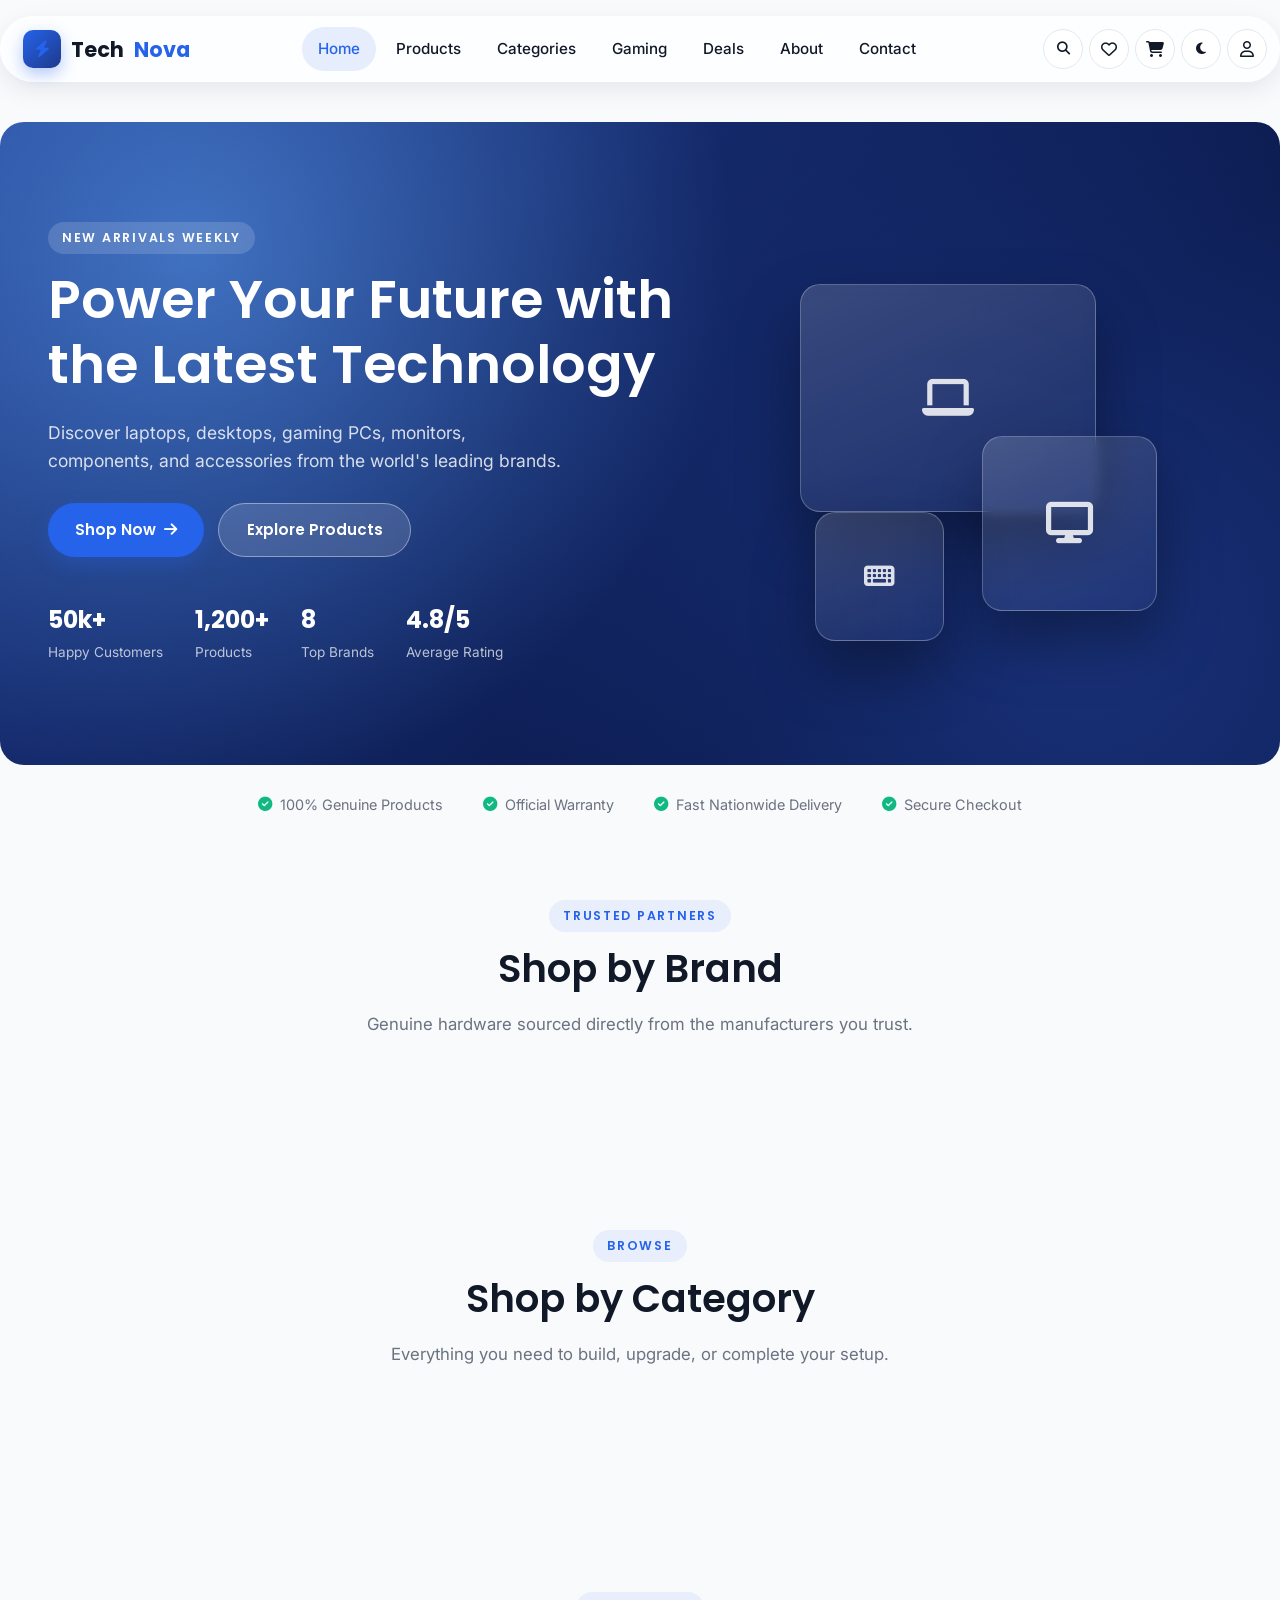
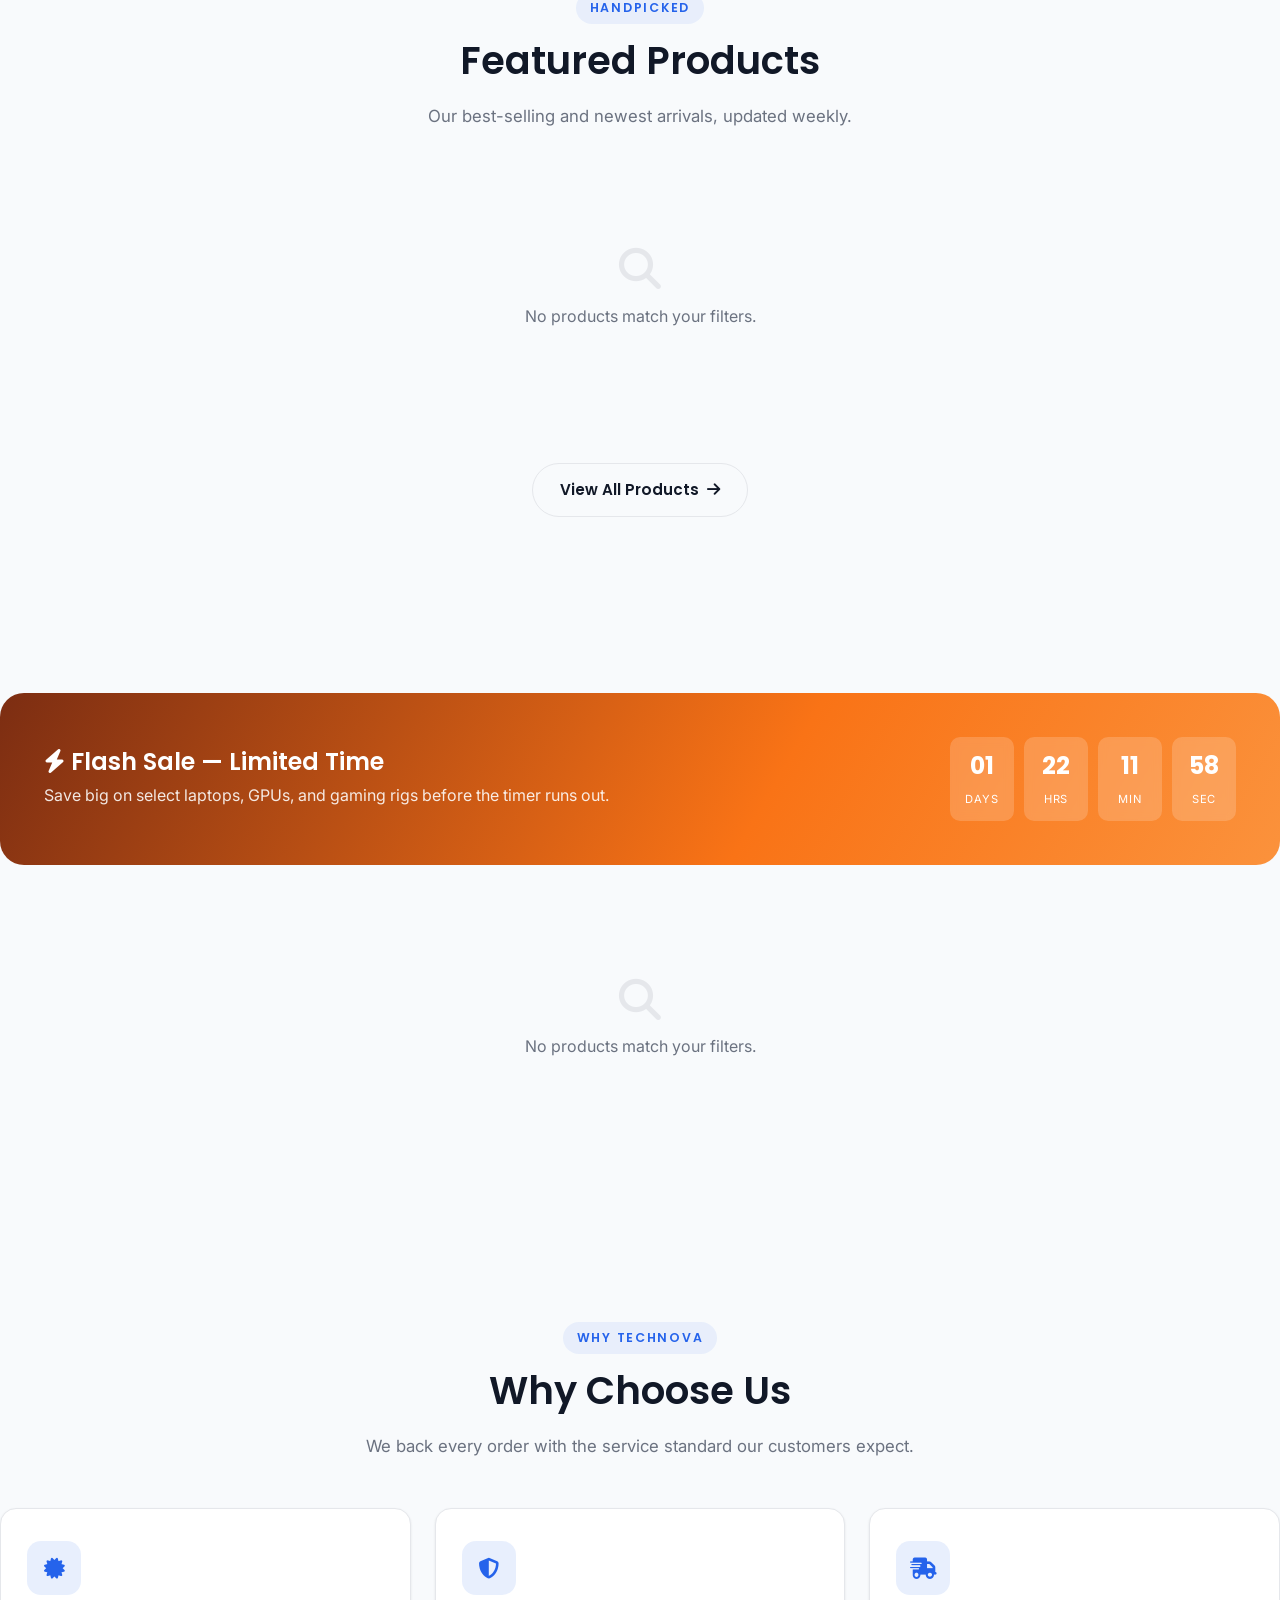
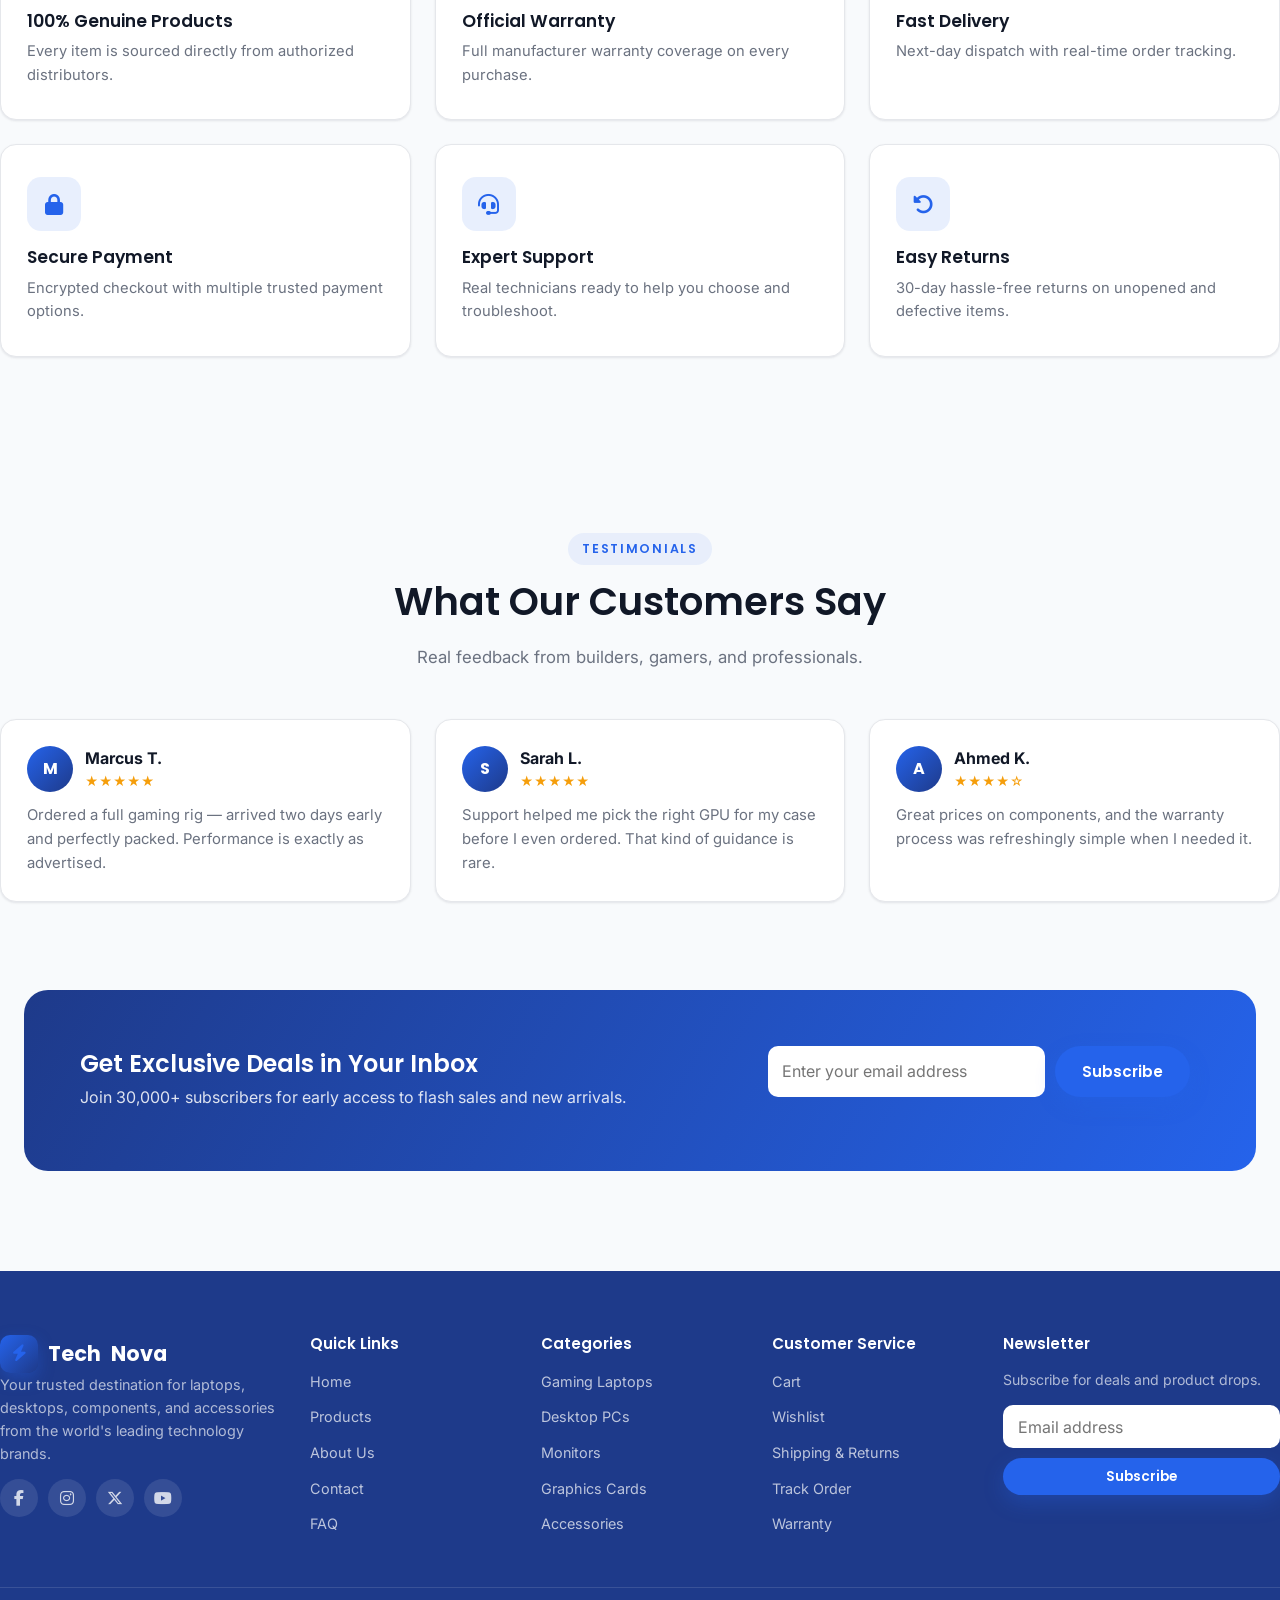
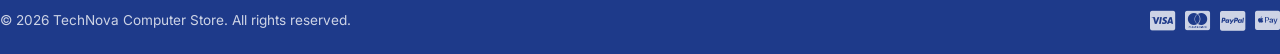
<file: index.html>
<!DOCTYPE html>
<html lang="en">
<head>
<meta charset="UTF-8">
<meta name="viewport" content="width=device-width, initial-scale=1.0">
<title>TechNova Computer Store — Power Your Future with the Latest Technology</title>
<meta name="description" content="Shop laptops, desktops, gaming PCs, monitors, components and accessories from the world's leading tech brands at TechNova.">
<link rel="preconnect" href="https://fonts.googleapis.com">
<link href="https://fonts.googleapis.com/css2?family=Poppins:wght@500;600;700;800&family=Inter:wght@400;500;600;700&display=swap" rel="stylesheet">
<link rel="icon" type="image/svg+xml" href="images/icons/favicon.svg">
<link rel="stylesheet" href="https://cdnjs.cloudflare.com/ajax/libs/font-awesome/6.5.2/css/all.min.css">
<link rel="stylesheet" href="css/style.css">
<link rel="stylesheet" href="css/animations.css">
<link rel="stylesheet" href="css/responsive.css">
</head>
<body>

<header class="site-header" id="siteHeader">
  <div class="header-inner">
    <a href="index.html" class="logo"><span class="logo-mark"><i class="fa-solid fa-bolt"></i></span>Tech<span>Nova</span></a>
    <nav class="nav-menu" id="navMenu">
      <a href="index.html" class="active">Home</a>
      <a href="products.html">Products</a>
      <a href="products.html#categories">Categories</a>
      <a href="products.html?category=gaming-laptops">Gaming</a>
      <a href="#deals">Deals</a>
      <a href="about.html">About</a>
      <a href="contact.html">Contact</a>
    </nav>
    <div class="header-actions">
      <button class="icon-btn search-open-btn" aria-label="Search"><i class="fa-solid fa-magnifying-glass"></i></button>
      <a href="wishlist.html" class="icon-btn icon-btn-wrap" aria-label="Wishlist"><i class="fa-regular fa-heart"></i><span class="badge-dot wishlist-count">0</span></a>
      <a href="cart.html" class="icon-btn icon-btn-wrap" aria-label="Cart"><i class="fa-solid fa-cart-shopping"></i><span class="badge-dot cart-count">0</span></a>
      <button class="icon-btn theme-toggle" aria-label="Toggle dark mode"><i class="fa-solid fa-moon"></i></button>
      <a href="login.html" class="icon-btn" id="accountLink" aria-label="Account"><i class="fa-regular fa-user"></i></a>
      <button class="nav-toggle" id="navToggle" aria-label="Menu" aria-expanded="false"><span></span><span></span><span></span></button>
    </div>
  </div>
</header>

<div class="search-overlay" id="searchOverlay">
  <div class="search-panel">
    <div class="search-input-row">
      <i class="fa-solid fa-magnifying-glass"></i>
      <input type="text" id="searchInput" placeholder="Search laptops, GPUs, monitors...">
      <button id="searchCloseBtn" aria-label="Close search"><i class="fa-solid fa-xmark"></i></button>
    </div>
    <div class="search-results" id="searchResults"></div>
  </div>
</div>

<main>

  <!-- Hero -->
  <section class="hero container">
    <div class="hero-content">
      <span class="eyebrow">New Arrivals Weekly</span>
      <h1 class="fade-up">Power Your Future with the Latest Technology</h1>
      <p class="fade-up">Discover laptops, desktops, gaming PCs, monitors, components, and accessories from the world's leading brands.</p>
      <div class="hero-actions fade-up">
        <a href="products.html" class="btn btn-primary">Shop Now <i class="fa-solid fa-arrow-right"></i></a>
        <a href="#categories" class="btn btn-ghost">Explore Products</a>
      </div>
      <div class="hero-stats fade-up">
        <div><strong>50k+</strong><span>Happy Customers</span></div>
        <div><strong>1,200+</strong><span>Products</span></div>
        <div><strong>8</strong><span>Top Brands</span></div>
        <div><strong>4.8/5</strong><span>Average Rating</span></div>
      </div>
    </div>
    <div class="hero-visual">
      <div class="device-stack">
        <div class="device-panel p1"><i class="fa-solid fa-laptop"></i></div>
        <div class="device-panel p2"><i class="fa-solid fa-display"></i></div>
        <div class="device-panel p3"><i class="fa-solid fa-keyboard"></i></div>
      </div>
    </div>
  </section>

  <div class="container">
    <div class="trust-bar">
      <span><i class="fa-solid fa-circle-check"></i> 100% Genuine Products</span>
      <span><i class="fa-solid fa-circle-check"></i> Official Warranty</span>
      <span><i class="fa-solid fa-circle-check"></i> Fast Nationwide Delivery</span>
      <span><i class="fa-solid fa-circle-check"></i> Secure Checkout</span>
    </div>
  </div>

  <!-- Shop by Brand -->
  <section class="section-tight container">
    <div class="section-head">
      <span class="eyebrow">Trusted Partners</span>
      <h2>Shop by Brand</h2>
      <p>Genuine hardware sourced directly from the manufacturers you trust.</p>
    </div>
    <div class="brand-grid" id="brandGrid"></div>
  </section>

  <!-- Shop by Category -->
  <section class="section container" id="categories">
    <div class="section-head">
      <span class="eyebrow">Browse</span>
      <h2>Shop by Category</h2>
      <p>Everything you need to build, upgrade, or complete your setup.</p>
    </div>
    <div class="category-grid" id="categoryGrid"></div>
  </section>

  <!-- Featured Products -->
  <section class="section container">
    <div class="section-head">
      <span class="eyebrow">Handpicked</span>
      <h2>Featured Products</h2>
      <p>Our best-selling and newest arrivals, updated weekly.</p>
    </div>
    <div class="product-grid" id="featuredGrid"></div>
    <div class="text-center mt-lg">
      <a href="products.html" class="btn btn-outline">View All Products <i class="fa-solid fa-arrow-right"></i></a>
    </div>
  </section>

  <!-- Deals -->
  <section class="section container" id="deals">
    <div class="deals-banner fade-up">
      <div>
        <h2><i class="fa-solid fa-bolt"></i> Flash Sale — Limited Time</h2>
        <p>Save big on select laptops, GPUs, and gaming rigs before the timer runs out.</p>
      </div>
      <div class="countdown">
        <div class="cd-box"><strong class="cd-days">00</strong><span>Days</span></div>
        <div class="cd-box"><strong class="cd-hours">00</strong><span>Hrs</span></div>
        <div class="cd-box"><strong class="cd-mins">00</strong><span>Min</span></div>
        <div class="cd-box"><strong class="cd-secs">00</strong><span>Sec</span></div>
      </div>
    </div>
    <div class="product-grid" id="dealsGrid"></div>
  </section>

  <!-- Why choose us -->
  <section class="section container">
    <div class="section-head">
      <span class="eyebrow">Why TechNova</span>
      <h2>Why Choose Us</h2>
      <p>We back every order with the service standard our customers expect.</p>
    </div>
    <div class="feature-grid">
      <div class="feature-card fade-up"><span class="feature-icon"><i class="fa-solid fa-certificate"></i></span><h3>100% Genuine Products</h3><p>Every item is sourced directly from authorized distributors.</p></div>
      <div class="feature-card fade-up"><span class="feature-icon"><i class="fa-solid fa-shield-halved"></i></span><h3>Official Warranty</h3><p>Full manufacturer warranty coverage on every purchase.</p></div>
      <div class="feature-card fade-up"><span class="feature-icon"><i class="fa-solid fa-truck-fast"></i></span><h3>Fast Delivery</h3><p>Next-day dispatch with real-time order tracking.</p></div>
      <div class="feature-card fade-up"><span class="feature-icon"><i class="fa-solid fa-lock"></i></span><h3>Secure Payment</h3><p>Encrypted checkout with multiple trusted payment options.</p></div>
      <div class="feature-card fade-up"><span class="feature-icon"><i class="fa-solid fa-headset"></i></span><h3>Expert Support</h3><p>Real technicians ready to help you choose and troubleshoot.</p></div>
      <div class="feature-card fade-up"><span class="feature-icon"><i class="fa-solid fa-rotate-left"></i></span><h3>Easy Returns</h3><p>30-day hassle-free returns on unopened and defective items.</p></div>
    </div>
  </section>

  <!-- Reviews -->
  <section class="section container">
    <div class="section-head">
      <span class="eyebrow">Testimonials</span>
      <h2>What Our Customers Say</h2>
      <p>Real feedback from builders, gamers, and professionals.</p>
    </div>
    <div class="review-grid">
      <div class="review-card fade-up">
        <div class="review-header"><span class="review-avatar">M</span><div><strong>Marcus T.</strong><div class="stars">★★★★★</div></div></div>
        <p>Ordered a full gaming rig — arrived two days early and perfectly packed. Performance is exactly as advertised.</p>
      </div>
      <div class="review-card fade-up">
        <div class="review-header"><span class="review-avatar">S</span><div><strong>Sarah L.</strong><div class="stars">★★★★★</div></div></div>
        <p>Support helped me pick the right GPU for my case before I even ordered. That kind of guidance is rare.</p>
      </div>
      <div class="review-card fade-up">
        <div class="review-header"><span class="review-avatar">A</span><div><strong>Ahmed K.</strong><div class="stars">★★★★☆</div></div></div>
        <p>Great prices on components, and the warranty process was refreshingly simple when I needed it.</p>
      </div>
    </div>
  </section>

  <!-- Newsletter -->
  <section class="container">
    <div class="newsletter fade-up">
      <div>
        <h2>Get Exclusive Deals in Your Inbox</h2>
        <p>Join 30,000+ subscribers for early access to flash sales and new arrivals.</p>
      </div>
      <form class="newsletter-form">
        <input type="email" placeholder="Enter your email address" required aria-label="Email address">
        <button type="submit" class="btn btn-primary">Subscribe</button>
        <span class="form-message"></span>
      </form>
    </div>
  </section>

</main>

<footer class="site-footer">
  <div class="container footer-top">
    <div class="footer-about">
      <a href="index.html" class="logo"><span class="logo-mark"><i class="fa-solid fa-bolt"></i></span>Tech<span style="color:#fff">Nova</span></a>
      <p>Your trusted destination for laptops, desktops, components, and accessories from the world's leading technology brands.</p>
      <div class="footer-social">
        <a href="#" aria-label="Facebook"><i class="fa-brands fa-facebook-f"></i></a>
        <a href="#" aria-label="Instagram"><i class="fa-brands fa-instagram"></i></a>
        <a href="#" aria-label="X"><i class="fa-brands fa-x-twitter"></i></a>
        <a href="#" aria-label="YouTube"><i class="fa-brands fa-youtube"></i></a>
      </div>
    </div>
    <div>
      <h4>Quick Links</h4>
      <ul class="footer-links">
        <li><a href="index.html">Home</a></li>
        <li><a href="products.html">Products</a></li>
        <li><a href="about.html">About Us</a></li>
        <li><a href="contact.html">Contact</a></li>
        <li><a href="faq.html">FAQ</a></li>
      </ul>
    </div>
    <div>
      <h4>Categories</h4>
      <ul class="footer-links">
        <li><a href="products.html?category=gaming-laptops">Gaming Laptops</a></li>
        <li><a href="products.html?category=desktop-pcs">Desktop PCs</a></li>
        <li><a href="products.html?category=monitors">Monitors</a></li>
        <li><a href="products.html?category=graphics-cards">Graphics Cards</a></li>
        <li><a href="products.html?category=accessories">Accessories</a></li>
      </ul>
    </div>
    <div>
      <h4>Customer Service</h4>
      <ul class="footer-links">
        <li><a href="cart.html">Cart</a></li>
        <li><a href="wishlist.html">Wishlist</a></li>
        <li><a href="faq.html">Shipping &amp; Returns</a></li>
        <li><a href="contact.html">Track Order</a></li>
        <li><a href="faq.html">Warranty</a></li>
      </ul>
    </div>
    <div>
      <h4>Newsletter</h4>
      <p style="font-size:0.88rem;color:rgba(255,255,255,0.65)">Subscribe for deals and product drops.</p>
      <form class="newsletter-form" style="flex-direction:column;align-items:stretch">
        <input type="email" placeholder="Email address" required aria-label="Email address">
        <button type="submit" class="btn btn-primary btn-sm">Subscribe</button>
        <span class="form-message"></span>
      </form>
    </div>
  </div>
  <div class="container footer-bottom">
    <span>© 2026 TechNova Computer Store. All rights reserved.</span>
    <div class="footer-payments" aria-label="Accepted payment methods">
      <i class="fa-brands fa-cc-visa"></i><i class="fa-brands fa-cc-mastercard"></i><i class="fa-brands fa-cc-paypal"></i><i class="fa-brands fa-cc-apple-pay"></i>
    </div>
  </div>
</footer>

<button class="back-to-top" id="backToTop" aria-label="Back to top"><i class="fa-solid fa-arrow-up"></i></button>

<div class="modal" id="quickViewModal">
  <div class="modal-panel">
    <button class="modal-close" data-close-modal aria-label="Close"><i class="fa-solid fa-xmark"></i></button>
    <div id="quickViewBody"></div>
  </div>
</div>

<script src="js/config.js"></script>
<script src="js/api.js"></script>
<script src="js/auth.js"></script>
<script src="js/products.js"></script>
<script src="js/cart.js"></script>
<script src="js/wishlist.js"></script>
<script src="js/search.js"></script>
<script src="js/app.js"></script>
</body>
</html>
</file>
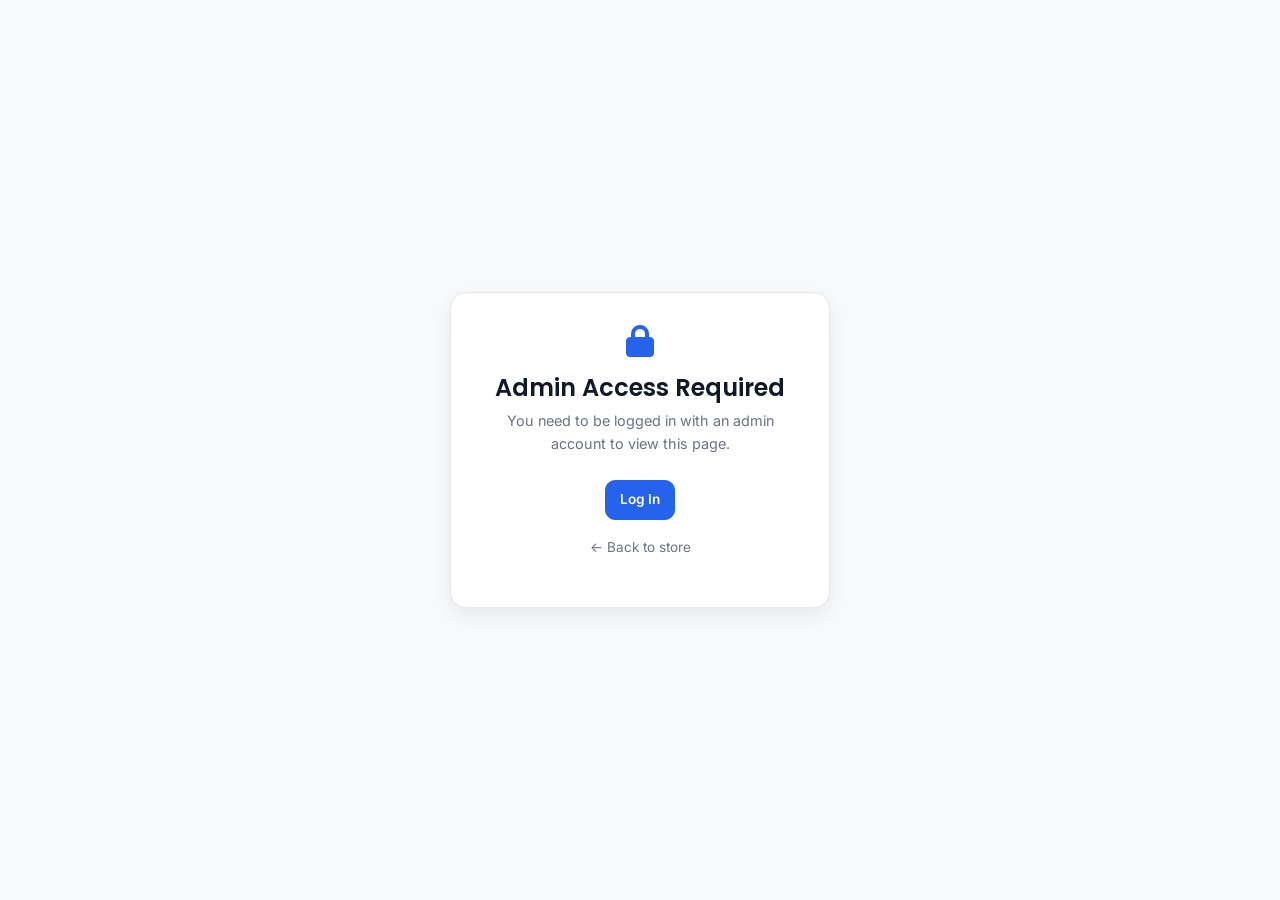
<file: admin/index.html>
<!DOCTYPE html>
<html lang="en">
<head>
<meta charset="UTF-8">
<meta name="viewport" content="width=device-width, initial-scale=1.0">
<title>Admin Dashboard — TechNova</title>
<link rel="preconnect" href="https://fonts.googleapis.com">
<link href="https://fonts.googleapis.com/css2?family=Poppins:wght@500;600;700;800&family=Inter:wght@400;500;600;700&display=swap" rel="stylesheet">
<link rel="icon" type="image/svg+xml" href="/images/icons/favicon.svg">
<link rel="stylesheet" href="https://cdnjs.cloudflare.com/ajax/libs/font-awesome/6.5.2/css/all.min.css">
<link rel="stylesheet" href="/css/style.css">
<link rel="stylesheet" href="/admin/css/admin.css">
</head>
<body class="admin-body">

<div id="adminLoginGate" class="admin-login-screen" style="display:none">
  <div class="admin-login-card">
    <i class="fa-solid fa-lock" style="font-size:2rem;color:var(--primary)"></i>
    <h2 style="margin:14px 0 6px">Admin Access Required</h2>
    <p id="adminGateMessage" style="color:var(--text-muted);font-size:0.9rem">You need to be logged in with an admin account to view this page.</p>
    <a href="../login.html?redirect=admin/index.html" class="admin-btn primary" style="margin-top:10px;justify-content:center">Log In</a>
    <p style="margin-top:14px"><a href="../index.html" style="font-size:0.85rem">← Back to store</a></p>
  </div>
</div>

<div class="admin-shell" id="adminShell" style="display:none">
  <aside class="admin-sidebar" id="adminSidebar">
    <a href="index.html" class="admin-logo"><i class="fa-solid fa-bolt"></i> TechNova Admin</a>
    <nav class="admin-nav" id="adminNav">
      <a href="#dashboard" data-section="dashboard"><i class="fa-solid fa-gauge-high"></i> Dashboard</a>
      <a href="#products" data-section="products"><i class="fa-solid fa-box"></i> Products</a>
      <a href="#categories" data-section="categories"><i class="fa-solid fa-tags"></i> Categories</a>
      <a href="#orders" data-section="orders"><i class="fa-solid fa-receipt"></i> Orders</a>
      <a href="#messages" data-section="messages"><i class="fa-solid fa-envelope"></i> Messages</a>
    </nav>
    <div class="admin-sidebar-footer">
      <a href="../index.html"><i class="fa-solid fa-arrow-left"></i> Back to Store</a>
      <a id="adminLogoutBtn"><i class="fa-solid fa-right-from-bracket"></i> Log Out</a>
    </div>
  </aside>

  <main class="admin-main">
    <div class="admin-topbar">
      <h1 id="adminPageTitle">Dashboard</h1>
      <div class="admin-user-chip"><i class="fa-solid fa-circle-user"></i> <span id="adminUserName"></span></div>
    </div>
    <div id="adminContent"></div>
  </main>
</div>

<div class="admin-modal-backdrop" id="adminModal">
  <div class="admin-modal">
    <div class="admin-modal-header">
      <h3 id="adminModalTitle">Edit</h3>
      <button class="admin-modal-close" id="adminModalClose"><i class="fa-solid fa-xmark"></i></button>
    </div>
    <div id="adminModalBody"></div>
  </div>
</div>

<div class="admin-toast" id="adminToast"></div>

<script src="/js/config.js"></script>
<script src="/js/api.js"></script>
<script src="/admin/js/admin.js"></script>
</body>
</html>
</file>
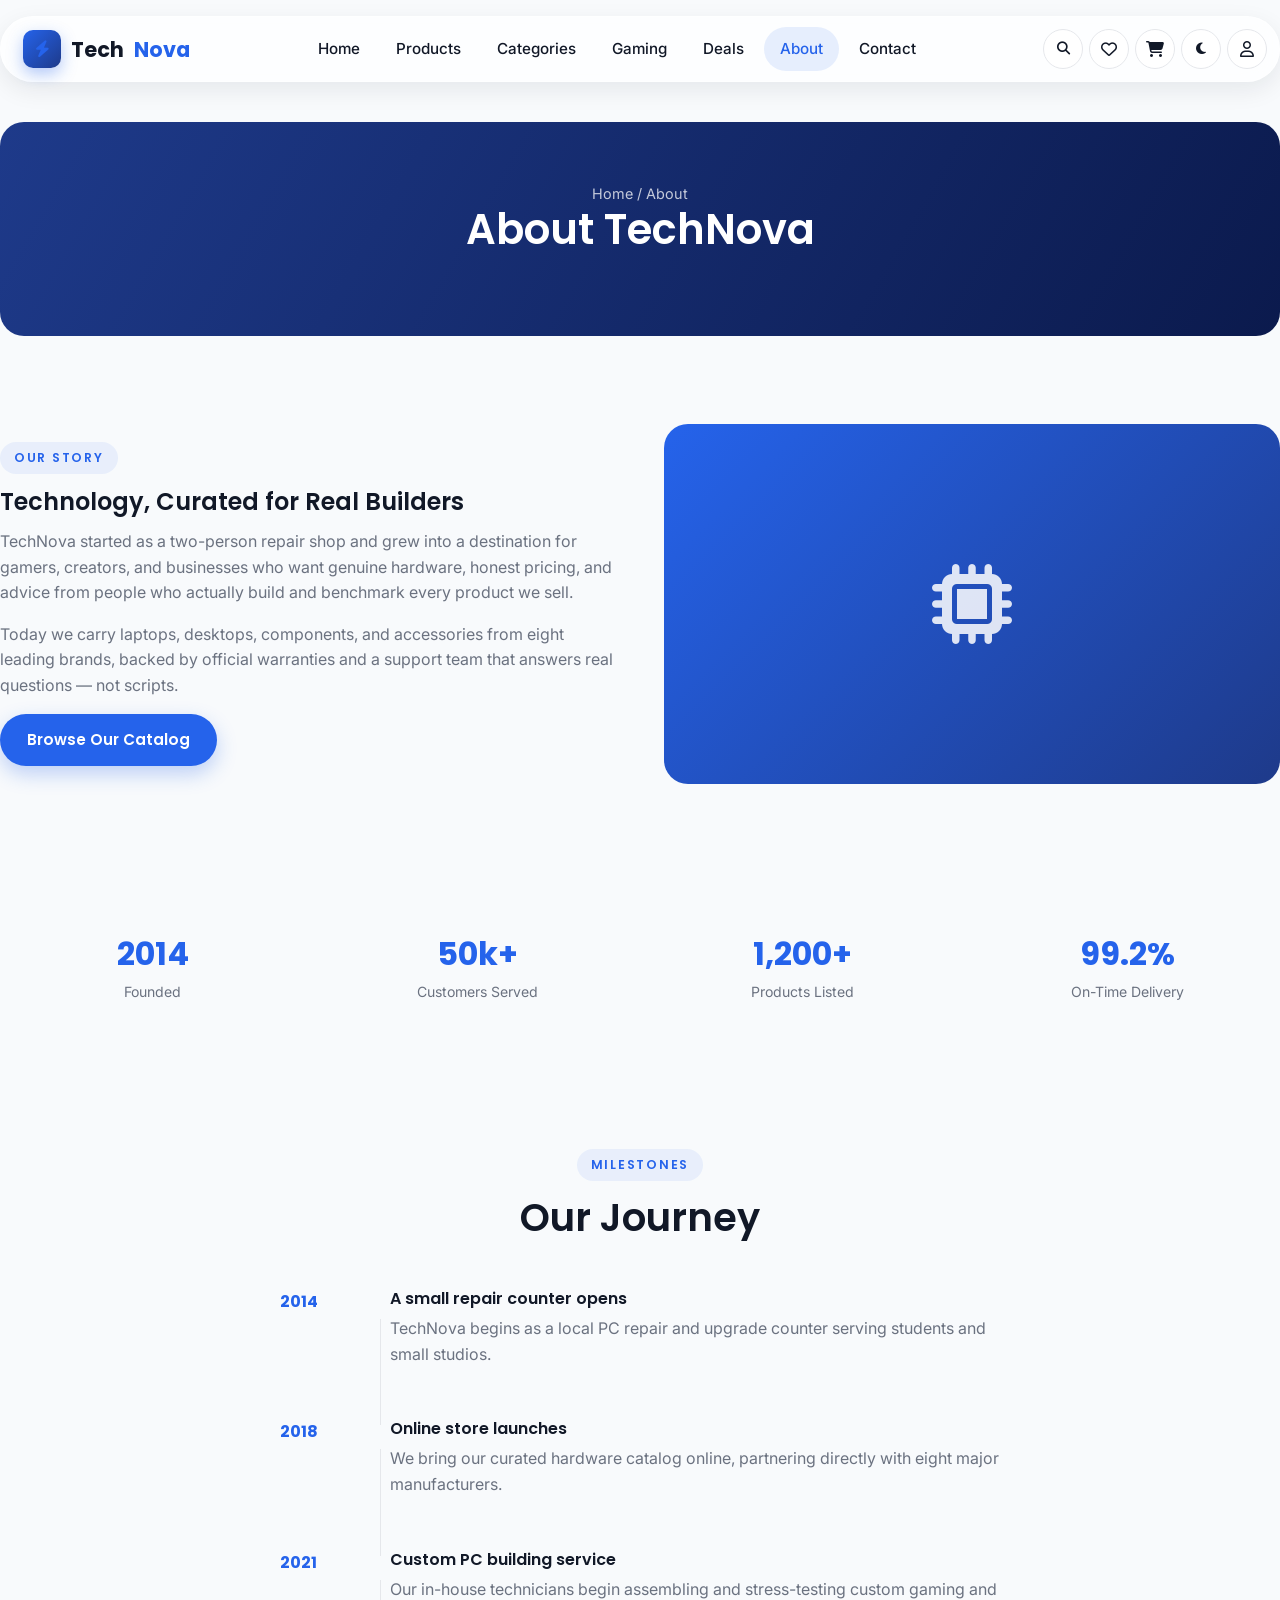
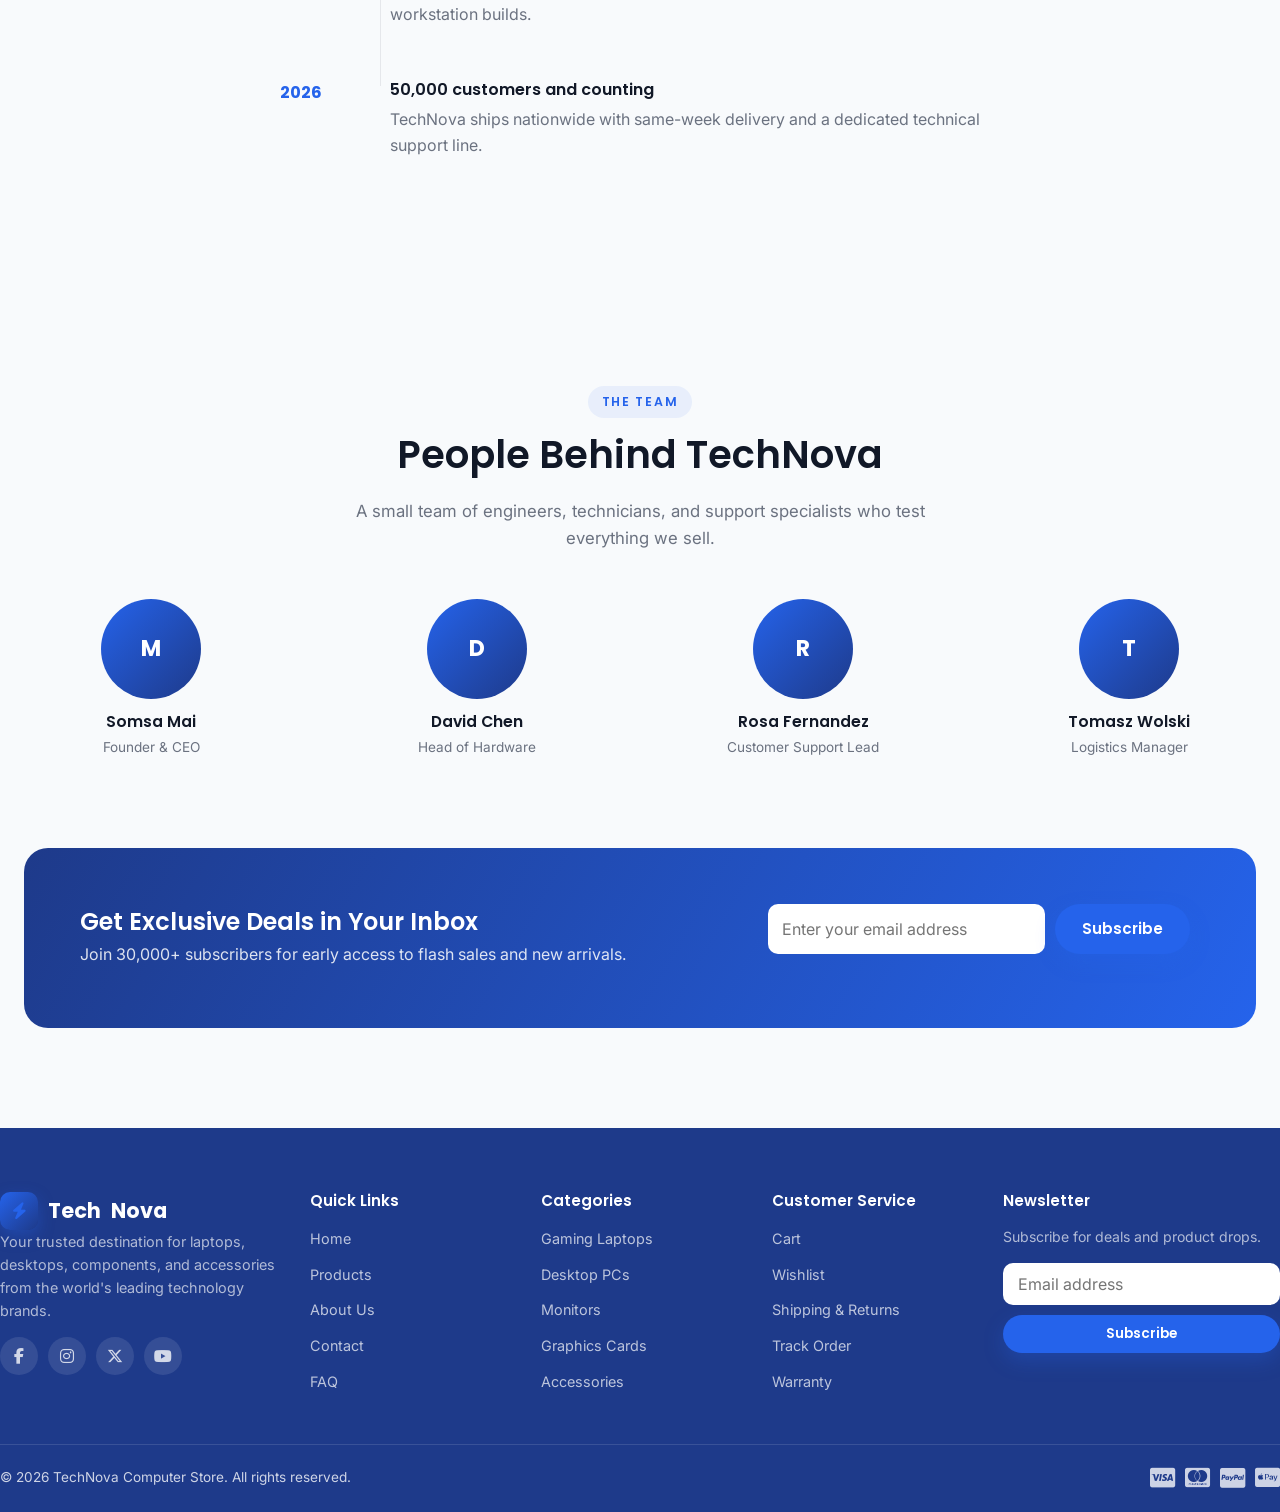
<file: about.html>
<!DOCTYPE html>
<html lang="en">
<head>
<meta charset="UTF-8">
<meta name="viewport" content="width=device-width, initial-scale=1.0">
<title>About Us — TechNova Computer Store</title>
<link rel="preconnect" href="https://fonts.googleapis.com">
<link href="https://fonts.googleapis.com/css2?family=Poppins:wght@500;600;700;800&family=Inter:wght@400;500;600;700&display=swap" rel="stylesheet">
<link rel="icon" type="image/svg+xml" href="images/icons/favicon.svg">
<link rel="stylesheet" href="https://cdnjs.cloudflare.com/ajax/libs/font-awesome/6.5.2/css/all.min.css">
<link rel="stylesheet" href="css/style.css">
<link rel="stylesheet" href="css/animations.css">
<link rel="stylesheet" href="css/responsive.css">
</head>
<body>

<header class="site-header" id="siteHeader">
  <div class="header-inner">
    <a href="index.html" class="logo"><span class="logo-mark"><i class="fa-solid fa-bolt"></i></span>Tech<span>Nova</span></a>
    <nav class="nav-menu" id="navMenu">
      <a href="index.html">Home</a>
      <a href="products.html">Products</a>
      <a href="products.html#categories">Categories</a>
      <a href="products.html?category=gaming-laptops">Gaming</a>
      <a href="index.html#deals">Deals</a>
      <a href="about.html" class="active">About</a>
      <a href="contact.html">Contact</a>
    </nav>
    <div class="header-actions">
      <button class="icon-btn search-open-btn" aria-label="Search"><i class="fa-solid fa-magnifying-glass"></i></button>
      <a href="wishlist.html" class="icon-btn icon-btn-wrap" aria-label="Wishlist"><i class="fa-regular fa-heart"></i><span class="badge-dot wishlist-count">0</span></a>
      <a href="cart.html" class="icon-btn icon-btn-wrap" aria-label="Cart"><i class="fa-solid fa-cart-shopping"></i><span class="badge-dot cart-count">0</span></a>
      <button class="icon-btn theme-toggle" aria-label="Toggle dark mode"><i class="fa-solid fa-moon"></i></button>
      <a href="login.html" class="icon-btn" id="accountLink" aria-label="Account"><i class="fa-regular fa-user"></i></a>
      <button class="nav-toggle" id="navToggle" aria-label="Menu" aria-expanded="false"><span></span><span></span><span></span></button>
    </div>
  </div>
</header>

<div class="search-overlay" id="searchOverlay">
  <div class="search-panel">
    <div class="search-input-row">
      <i class="fa-solid fa-magnifying-glass"></i>
      <input type="text" id="searchInput" placeholder="Search laptops, GPUs, monitors...">
      <button id="searchCloseBtn" aria-label="Close search"><i class="fa-solid fa-xmark"></i></button>
    </div>
    <div class="search-results" id="searchResults"></div>
  </div>
</div>

<div class="page-banner">
  <nav class="breadcrumb"><a href="index.html">Home</a> / <span>About</span></nav>
  <h1>About TechNova</h1>
</div>

<main>
  <section class="section container">
    <div class="about-hero">
      <div class="fade-up">
        <span class="eyebrow">Our Story</span>
        <h2>Technology, Curated for Real Builders</h2>
        <p>TechNova started as a two-person repair shop and grew into a destination for gamers, creators, and businesses who want genuine hardware, honest pricing, and advice from people who actually build and benchmark every product we sell.</p>
        <p>Today we carry laptops, desktops, components, and accessories from eight leading brands, backed by official warranties and a support team that answers real questions — not scripts.</p>
        <a href="products.html" class="btn btn-primary">Browse Our Catalog</a>
      </div>
      <div class="about-media fade-up"><i class="fa-solid fa-microchip"></i></div>
    </div>
  </section>

  <section class="section-tight container">
    <div class="stat-grid">
      <div class="fade-up"><strong>2014</strong><span>Founded</span></div>
      <div class="fade-up"><strong>50k+</strong><span>Customers Served</span></div>
      <div class="fade-up"><strong>1,200+</strong><span>Products Listed</span></div>
      <div class="fade-up"><strong>99.2%</strong><span>On-Time Delivery</span></div>
    </div>
  </section>

  <section class="section container">
    <div class="section-head">
      <span class="eyebrow">Milestones</span>
      <h2>Our Journey</h2>
    </div>
    <div class="timeline">
      <div class="timeline-item fade-up">
        <span class="timeline-year">2014</span>
        <div><h4>A small repair counter opens</h4><p>TechNova begins as a local PC repair and upgrade counter serving students and small studios.</p></div>
      </div>
      <div class="timeline-item fade-up">
        <span class="timeline-year">2018</span>
        <div><h4>Online store launches</h4><p>We bring our curated hardware catalog online, partnering directly with eight major manufacturers.</p></div>
      </div>
      <div class="timeline-item fade-up">
        <span class="timeline-year">2021</span>
        <div><h4>Custom PC building service</h4><p>Our in-house technicians begin assembling and stress-testing custom gaming and workstation builds.</p></div>
      </div>
      <div class="timeline-item fade-up">
        <span class="timeline-year">2026</span>
        <div><h4>50,000 customers and counting</h4><p>TechNova ships nationwide with same-week delivery and a dedicated technical support line.</p></div>
      </div>
    </div>
  </section>

  <section class="section container">
    <div class="section-head">
      <span class="eyebrow">The Team</span>
      <h2>People Behind TechNova</h2>
      <p>A small team of engineers, technicians, and support specialists who test everything we sell.</p>
    </div>
    <div class="team-grid">
      <div class="team-card fade-up"><div class="team-avatar">M</div><h4>Somsa Mai</h4><span>Founder &amp; CEO</span></div>
      <div class="team-card fade-up"><div class="team-avatar">D</div><h4>David Chen</h4><span>Head of Hardware</span></div>
      <div class="team-card fade-up"><div class="team-avatar">R</div><h4>Rosa Fernandez</h4><span>Customer Support Lead</span></div>
      <div class="team-card fade-up"><div class="team-avatar">T</div><h4>Tomasz Wolski</h4><span>Logistics Manager</span></div>
    </div>
  </section>

  <section class="container">
    <div class="newsletter fade-up">
      <div>
        <h2>Get Exclusive Deals in Your Inbox</h2>
        <p>Join 30,000+ subscribers for early access to flash sales and new arrivals.</p>
      </div>
      <form class="newsletter-form">
        <input type="email" placeholder="Enter your email address" required aria-label="Email address">
        <button type="submit" class="btn btn-primary">Subscribe</button>
        <span class="form-message"></span>
      </form>
    </div>
  </section>
</main>

<footer class="site-footer">
  <div class="container footer-top">
    <div class="footer-about">
      <a href="index.html" class="logo"><span class="logo-mark"><i class="fa-solid fa-bolt"></i></span>Tech<span style="color:#fff">Nova</span></a>
      <p>Your trusted destination for laptops, desktops, components, and accessories from the world's leading technology brands.</p>
      <div class="footer-social">
        <a href="#" aria-label="Facebook"><i class="fa-brands fa-facebook-f"></i></a>
        <a href="#" aria-label="Instagram"><i class="fa-brands fa-instagram"></i></a>
        <a href="#" aria-label="X"><i class="fa-brands fa-x-twitter"></i></a>
        <a href="#" aria-label="YouTube"><i class="fa-brands fa-youtube"></i></a>
      </div>
    </div>
    <div>
      <h4>Quick Links</h4>
      <ul class="footer-links">
        <li><a href="index.html">Home</a></li>
        <li><a href="products.html">Products</a></li>
        <li><a href="about.html">About Us</a></li>
        <li><a href="contact.html">Contact</a></li>
        <li><a href="faq.html">FAQ</a></li>
      </ul>
    </div>
    <div>
      <h4>Categories</h4>
      <ul class="footer-links">
        <li><a href="products.html?category=gaming-laptops">Gaming Laptops</a></li>
        <li><a href="products.html?category=desktop-pcs">Desktop PCs</a></li>
        <li><a href="products.html?category=monitors">Monitors</a></li>
        <li><a href="products.html?category=graphics-cards">Graphics Cards</a></li>
        <li><a href="products.html?category=accessories">Accessories</a></li>
      </ul>
    </div>
    <div>
      <h4>Customer Service</h4>
      <ul class="footer-links">
        <li><a href="cart.html">Cart</a></li>
        <li><a href="wishlist.html">Wishlist</a></li>
        <li><a href="faq.html">Shipping &amp; Returns</a></li>
        <li><a href="contact.html">Track Order</a></li>
        <li><a href="faq.html">Warranty</a></li>
      </ul>
    </div>
    <div>
      <h4>Newsletter</h4>
      <p style="font-size:0.88rem;color:rgba(255,255,255,0.65)">Subscribe for deals and product drops.</p>
      <form class="newsletter-form" style="flex-direction:column;align-items:stretch">
        <input type="email" placeholder="Email address" required aria-label="Email address">
        <button type="submit" class="btn btn-primary btn-sm">Subscribe</button>
        <span class="form-message"></span>
      </form>
    </div>
  </div>
  <div class="container footer-bottom">
    <span>© 2026 TechNova Computer Store. All rights reserved.</span>
    <div class="footer-payments" aria-label="Accepted payment methods">
      <i class="fa-brands fa-cc-visa"></i><i class="fa-brands fa-cc-mastercard"></i><i class="fa-brands fa-cc-paypal"></i><i class="fa-brands fa-cc-apple-pay"></i>
    </div>
  </div>
</footer>

<button class="back-to-top" id="backToTop" aria-label="Back to top"><i class="fa-solid fa-arrow-up"></i></button>

<script src="js/config.js"></script>
<script src="js/api.js"></script>
<script src="js/auth.js"></script>
<script src="js/products.js"></script>
<script src="js/cart.js"></script>
<script src="js/wishlist.js"></script>
<script src="js/search.js"></script>
<script src="js/app.js"></script>
</body>
</html>
</file>
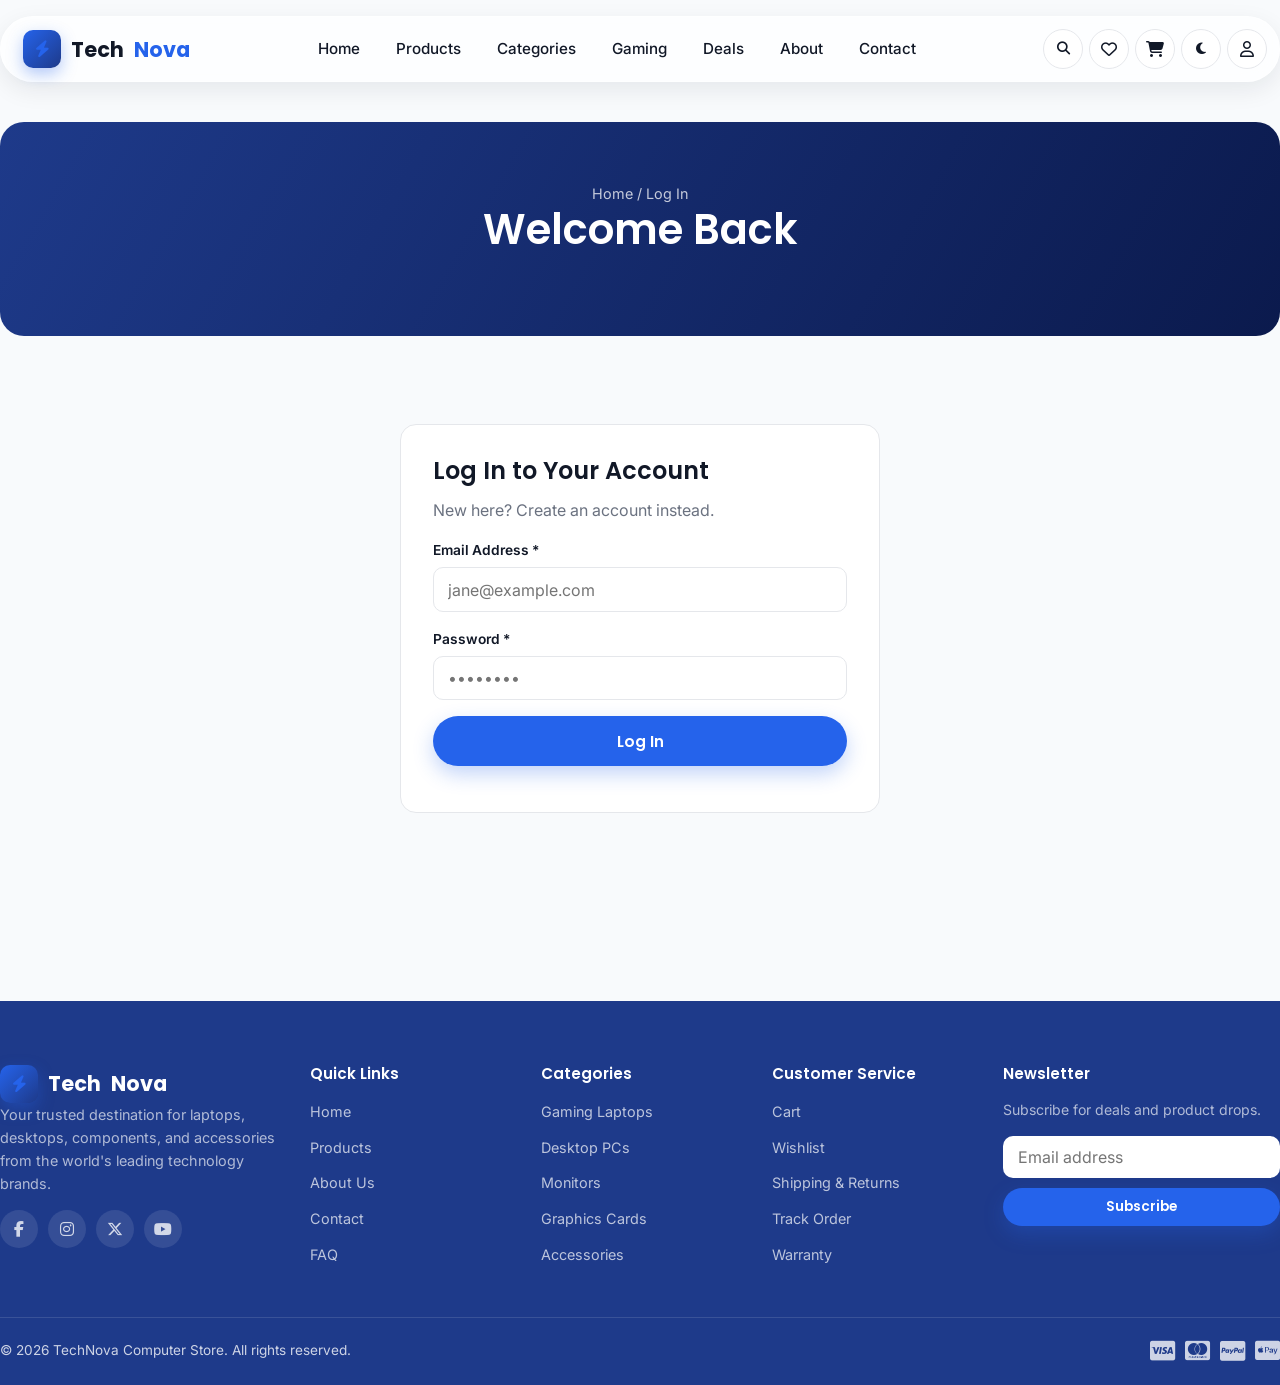
<file: account.html>
<!DOCTYPE html>
<html lang="en">
<head>
<meta charset="UTF-8">
<meta name="viewport" content="width=device-width, initial-scale=1.0">
<title>My Account — TechNova Computer Store</title>
<link rel="preconnect" href="https://fonts.googleapis.com">
<link href="https://fonts.googleapis.com/css2?family=Poppins:wght@500;600;700;800&family=Inter:wght@400;500;600;700&display=swap" rel="stylesheet">
<link rel="icon" type="image/svg+xml" href="images/icons/favicon.svg">
<link rel="stylesheet" href="https://cdnjs.cloudflare.com/ajax/libs/font-awesome/6.5.2/css/all.min.css">
<link rel="stylesheet" href="css/style.css">
<link rel="stylesheet" href="css/animations.css">
<link rel="stylesheet" href="css/responsive.css">
</head>
<body>

<header class="site-header" id="siteHeader">
  <div class="header-inner">
    <a href="index.html" class="logo"><span class="logo-mark"><i class="fa-solid fa-bolt"></i></span>Tech<span>Nova</span></a>
    <nav class="nav-menu" id="navMenu">
      <a href="index.html">Home</a>
      <a href="products.html">Products</a>
      <a href="products.html#categories">Categories</a>
      <a href="products.html?category=gaming-laptops">Gaming</a>
      <a href="index.html#deals">Deals</a>
      <a href="about.html">About</a>
      <a href="contact.html">Contact</a>
    </nav>
    <div class="header-actions">
      <button class="icon-btn search-open-btn" aria-label="Search"><i class="fa-solid fa-magnifying-glass"></i></button>
      <a href="wishlist.html" class="icon-btn icon-btn-wrap" aria-label="Wishlist"><i class="fa-regular fa-heart"></i><span class="badge-dot wishlist-count">0</span></a>
      <a href="cart.html" class="icon-btn icon-btn-wrap" aria-label="Cart"><i class="fa-solid fa-cart-shopping"></i><span class="badge-dot cart-count">0</span></a>
      <button class="icon-btn theme-toggle" aria-label="Toggle dark mode"><i class="fa-solid fa-moon"></i></button>
      <a href="login.html" class="icon-btn" id="accountLink" aria-label="Account"><i class="fa-solid fa-user"></i></a>
      <button class="nav-toggle" id="navToggle" aria-label="Menu" aria-expanded="false"><span></span><span></span><span></span></button>
    </div>
  </div>
</header>

<div class="search-overlay" id="searchOverlay">
  <div class="search-panel">
    <div class="search-input-row">
      <i class="fa-solid fa-magnifying-glass"></i>
      <input type="text" id="searchInput" placeholder="Search laptops, GPUs, monitors...">
      <button id="searchCloseBtn" aria-label="Close search"><i class="fa-solid fa-xmark"></i></button>
    </div>
    <div class="search-results" id="searchResults"></div>
  </div>
</div>

<div class="page-banner">
  <nav class="breadcrumb"><a href="index.html">Home</a> / <span>My Account</span></nav>
  <h1>My Account</h1>
</div>

<main class="section container" id="accountPage">
  <div class="contact-layout">
    <div>
      <div class="contact-form-card fade-up">
        <h2>Order History</h2>
        <p>Everything you've ordered from TechNova.</p>
        <div id="acctOrders"></div>
      </div>
    </div>
    <div>
      <div class="contact-info-card fade-up">
        <div class="contact-info-row">
          <span class="icon-circle"><i class="fa-solid fa-user"></i></span>
          <div><strong>Name</strong><p style="margin:2px 0 0" id="acctName"></p></div>
        </div>
        <div class="contact-info-row">
          <span class="icon-circle"><i class="fa-solid fa-envelope"></i></span>
          <div><strong>Email</strong><p style="margin:2px 0 0" id="acctEmail"></p></div>
        </div>
        <button class="btn btn-outline btn-block" data-logout style="margin-top:10px">
          <i class="fa-solid fa-right-from-bracket"></i> Log Out
        </button>
        <a href="admin/index.html" id="acctAdminLink" class="btn btn-primary btn-block" style="margin-top:10px;display:none">
          <i class="fa-solid fa-gauge-high"></i> Admin Dashboard
        </a>
      </div>
    </div>
  </div>
</main>

<footer class="site-footer">
  <div class="container footer-top">
    <div class="footer-about">
      <a href="index.html" class="logo"><span class="logo-mark"><i class="fa-solid fa-bolt"></i></span>Tech<span style="color:#fff">Nova</span></a>
      <p>Your trusted destination for laptops, desktops, components, and accessories from the world's leading technology brands.</p>
      <div class="footer-social">
        <a href="#" aria-label="Facebook"><i class="fa-brands fa-facebook-f"></i></a>
        <a href="#" aria-label="Instagram"><i class="fa-brands fa-instagram"></i></a>
        <a href="#" aria-label="X"><i class="fa-brands fa-x-twitter"></i></a>
        <a href="#" aria-label="YouTube"><i class="fa-brands fa-youtube"></i></a>
      </div>
    </div>
    <div>
      <h4>Quick Links</h4>
      <ul class="footer-links">
        <li><a href="index.html">Home</a></li>
        <li><a href="products.html">Products</a></li>
        <li><a href="about.html">About Us</a></li>
        <li><a href="contact.html">Contact</a></li>
        <li><a href="faq.html">FAQ</a></li>
      </ul>
    </div>
    <div>
      <h4>Categories</h4>
      <ul class="footer-links">
        <li><a href="products.html?category=gaming-laptops">Gaming Laptops</a></li>
        <li><a href="products.html?category=desktop-pcs">Desktop PCs</a></li>
        <li><a href="products.html?category=monitors">Monitors</a></li>
        <li><a href="products.html?category=graphics-cards">Graphics Cards</a></li>
        <li><a href="products.html?category=accessories">Accessories</a></li>
      </ul>
    </div>
    <div>
      <h4>Customer Service</h4>
      <ul class="footer-links">
        <li><a href="cart.html">Cart</a></li>
        <li><a href="wishlist.html">Wishlist</a></li>
        <li><a href="faq.html">Shipping &amp; Returns</a></li>
        <li><a href="contact.html">Track Order</a></li>
        <li><a href="faq.html">Warranty</a></li>
      </ul>
    </div>
    <div>
      <h4>Newsletter</h4>
      <p style="font-size:0.88rem;color:rgba(255,255,255,0.65)">Subscribe for deals and product drops.</p>
      <form class="newsletter-form" style="flex-direction:column;align-items:stretch">
        <input type="email" placeholder="Email address" required aria-label="Email address">
        <button type="submit" class="btn btn-primary btn-sm">Subscribe</button>
        <span class="form-message"></span>
      </form>
    </div>
  </div>
  <div class="container footer-bottom">
    <span>© 2026 TechNova Computer Store. All rights reserved.</span>
    <div class="footer-payments" aria-label="Accepted payment methods">
      <i class="fa-brands fa-cc-visa"></i><i class="fa-brands fa-cc-mastercard"></i><i class="fa-brands fa-cc-paypal"></i><i class="fa-brands fa-cc-apple-pay"></i>
    </div>
  </div>
</footer>

<button class="back-to-top" id="backToTop" aria-label="Back to top"><i class="fa-solid fa-arrow-up"></i></button>

<script src="js/config.js"></script>
<script src="js/api.js"></script>
<script src="js/auth.js"></script>
<script src="js/products.js"></script>
<script src="js/cart.js"></script>
<script src="js/wishlist.js"></script>
<script src="js/search.js"></script>
<script src="js/app.js"></script>
</body>
</html>
</file>
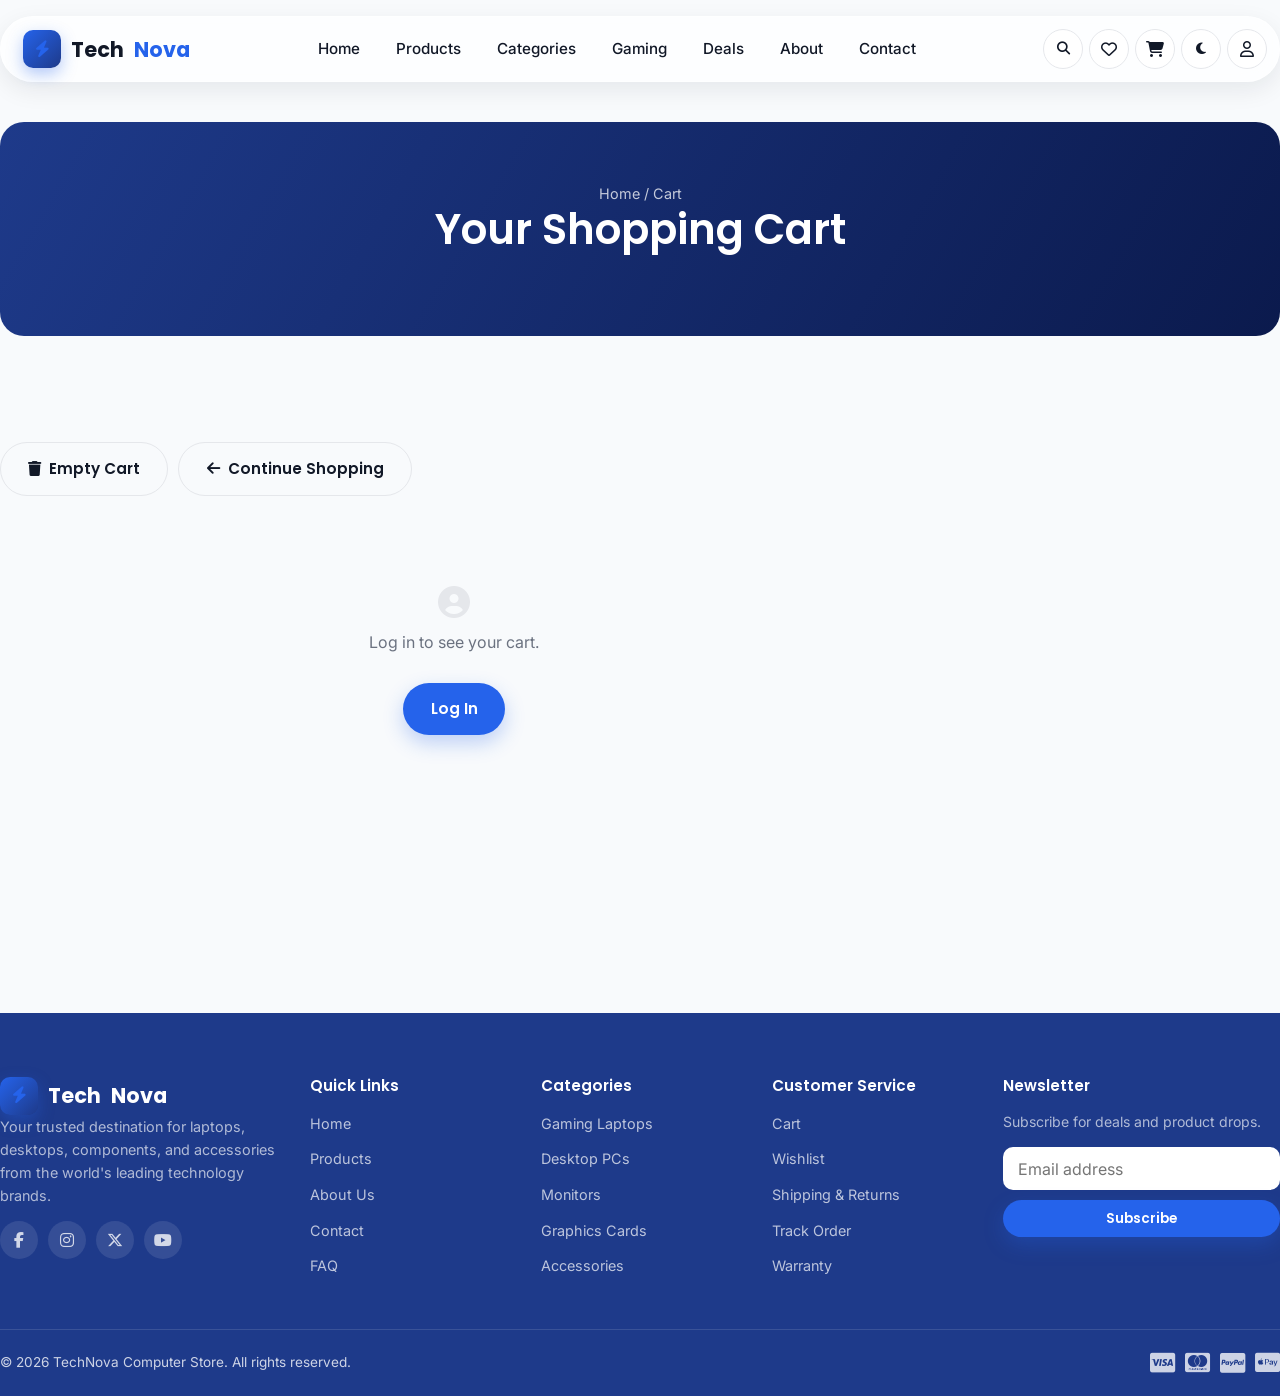
<file: cart.html>
<!DOCTYPE html>
<html lang="en">
<head>
<meta charset="UTF-8">
<meta name="viewport" content="width=device-width, initial-scale=1.0">
<title>Your Cart — TechNova Computer Store</title>
<link rel="preconnect" href="https://fonts.googleapis.com">
<link href="https://fonts.googleapis.com/css2?family=Poppins:wght@500;600;700;800&family=Inter:wght@400;500;600;700&display=swap" rel="stylesheet">
<link rel="icon" type="image/svg+xml" href="images/icons/favicon.svg">
<link rel="stylesheet" href="https://cdnjs.cloudflare.com/ajax/libs/font-awesome/6.5.2/css/all.min.css">
<link rel="stylesheet" href="css/style.css">
<link rel="stylesheet" href="css/animations.css">
<link rel="stylesheet" href="css/responsive.css">
</head>
<body>

<header class="site-header" id="siteHeader">
  <div class="header-inner">
    <a href="index.html" class="logo"><span class="logo-mark"><i class="fa-solid fa-bolt"></i></span>Tech<span>Nova</span></a>
    <nav class="nav-menu" id="navMenu">
      <a href="index.html">Home</a>
      <a href="products.html">Products</a>
      <a href="products.html#categories">Categories</a>
      <a href="products.html?category=gaming-laptops">Gaming</a>
      <a href="index.html#deals">Deals</a>
      <a href="about.html">About</a>
      <a href="contact.html">Contact</a>
    </nav>
    <div class="header-actions">
      <button class="icon-btn search-open-btn" aria-label="Search"><i class="fa-solid fa-magnifying-glass"></i></button>
      <a href="wishlist.html" class="icon-btn icon-btn-wrap" aria-label="Wishlist"><i class="fa-regular fa-heart"></i><span class="badge-dot wishlist-count">0</span></a>
      <a href="cart.html" class="icon-btn icon-btn-wrap" aria-label="Cart"><i class="fa-solid fa-cart-shopping"></i><span class="badge-dot cart-count">0</span></a>
      <button class="icon-btn theme-toggle" aria-label="Toggle dark mode"><i class="fa-solid fa-moon"></i></button>
      <a href="login.html" class="icon-btn" id="accountLink" aria-label="Account"><i class="fa-regular fa-user"></i></a>
      <button class="nav-toggle" id="navToggle" aria-label="Menu" aria-expanded="false"><span></span><span></span><span></span></button>
    </div>
  </div>
</header>

<div class="search-overlay" id="searchOverlay">
  <div class="search-panel">
    <div class="search-input-row">
      <i class="fa-solid fa-magnifying-glass"></i>
      <input type="text" id="searchInput" placeholder="Search laptops, GPUs, monitors...">
      <button id="searchCloseBtn" aria-label="Close search"><i class="fa-solid fa-xmark"></i></button>
    </div>
    <div class="search-results" id="searchResults"></div>
  </div>
</div>

<div class="page-banner">
  <nav class="breadcrumb"><a href="index.html">Home</a> / <span>Cart</span></nav>
  <h1>Your Shopping Cart</h1>
</div>

<main class="section container">
  <div class="cart-layout">
    <div>
      <div id="cartItems"></div>
      <div class="cart-actions">
        <button class="btn btn-outline" id="emptyCartBtn"><i class="fa-solid fa-trash"></i> Empty Cart</button>
        <a href="products.html" class="btn btn-outline"><i class="fa-solid fa-arrow-left"></i> Continue Shopping</a>
      </div>
      <div class="empty-cart-state" id="cartEmpty">
        <i class="fa-solid fa-cart-shopping"></i>
        <h3>Your cart is empty</h3>
        <p>Looks like you haven't added anything yet.</p>
        <a href="products.html" class="btn btn-primary">Start Shopping</a>
      </div>
    </div>
    <aside class="cart-summary" id="cartSummary">
      <h3>Order Summary</h3>
      <div class="summary-row"><span>Subtotal</span><span class="sum-subtotal">$0</span></div>
      <div class="summary-row"><span>Shipping</span><span class="sum-shipping">$0</span></div>
      <div class="summary-row total"><span>Grand Total</span><span class="sum-total">$0</span></div>
      <button class="btn btn-primary btn-block" id="checkoutBtn" style="margin-top:16px"><i class="fa-solid fa-lock"></i> Checkout</button>
      <p style="font-size:0.8rem;margin-top:12px">Free shipping on orders over $500. This is a demo checkout — no real payment is processed.</p>
    </aside>
  </div>
</main>

<footer class="site-footer">
  <div class="container footer-top">
    <div class="footer-about">
      <a href="index.html" class="logo"><span class="logo-mark"><i class="fa-solid fa-bolt"></i></span>Tech<span style="color:#fff">Nova</span></a>
      <p>Your trusted destination for laptops, desktops, components, and accessories from the world's leading technology brands.</p>
      <div class="footer-social">
        <a href="#" aria-label="Facebook"><i class="fa-brands fa-facebook-f"></i></a>
        <a href="#" aria-label="Instagram"><i class="fa-brands fa-instagram"></i></a>
        <a href="#" aria-label="X"><i class="fa-brands fa-x-twitter"></i></a>
        <a href="#" aria-label="YouTube"><i class="fa-brands fa-youtube"></i></a>
      </div>
    </div>
    <div>
      <h4>Quick Links</h4>
      <ul class="footer-links">
        <li><a href="index.html">Home</a></li>
        <li><a href="products.html">Products</a></li>
        <li><a href="about.html">About Us</a></li>
        <li><a href="contact.html">Contact</a></li>
        <li><a href="faq.html">FAQ</a></li>
      </ul>
    </div>
    <div>
      <h4>Categories</h4>
      <ul class="footer-links">
        <li><a href="products.html?category=gaming-laptops">Gaming Laptops</a></li>
        <li><a href="products.html?category=desktop-pcs">Desktop PCs</a></li>
        <li><a href="products.html?category=monitors">Monitors</a></li>
        <li><a href="products.html?category=graphics-cards">Graphics Cards</a></li>
        <li><a href="products.html?category=accessories">Accessories</a></li>
      </ul>
    </div>
    <div>
      <h4>Customer Service</h4>
      <ul class="footer-links">
        <li><a href="cart.html">Cart</a></li>
        <li><a href="wishlist.html">Wishlist</a></li>
        <li><a href="faq.html">Shipping &amp; Returns</a></li>
        <li><a href="contact.html">Track Order</a></li>
        <li><a href="faq.html">Warranty</a></li>
      </ul>
    </div>
    <div>
      <h4>Newsletter</h4>
      <p style="font-size:0.88rem;color:rgba(255,255,255,0.65)">Subscribe for deals and product drops.</p>
      <form class="newsletter-form" style="flex-direction:column;align-items:stretch">
        <input type="email" placeholder="Email address" required aria-label="Email address">
        <button type="submit" class="btn btn-primary btn-sm">Subscribe</button>
        <span class="form-message"></span>
      </form>
    </div>
  </div>
  <div class="container footer-bottom">
    <span>© 2026 TechNova Computer Store. All rights reserved.</span>
    <div class="footer-payments" aria-label="Accepted payment methods">
      <i class="fa-brands fa-cc-visa"></i><i class="fa-brands fa-cc-mastercard"></i><i class="fa-brands fa-cc-paypal"></i><i class="fa-brands fa-cc-apple-pay"></i>
    </div>
  </div>
</footer>

<button class="back-to-top" id="backToTop" aria-label="Back to top"><i class="fa-solid fa-arrow-up"></i></button>

<div class="modal" id="checkoutModal">
  <div class="modal-panel checkout-panel">
    <button class="modal-close" data-close-modal aria-label="Close"><i class="fa-solid fa-xmark"></i></button>
    <i class="fa-solid fa-circle-check"></i>
    <h3>This is a demo checkout</h3>
    <p>No real payment has been processed. In a live store, this is where shipping and payment details would be collected.</p>
    <button class="btn btn-primary" data-close-modal>Got it</button>
  </div>
</div>

<div class="modal" id="quickViewModal">
  <div class="modal-panel">
    <button class="modal-close" data-close-modal aria-label="Close"><i class="fa-solid fa-xmark"></i></button>
    <div id="quickViewBody"></div>
  </div>
</div>

<script src="js/config.js"></script>
<script src="js/api.js"></script>
<script src="js/auth.js"></script>
<script src="js/products.js"></script>
<script src="js/cart.js"></script>
<script src="js/wishlist.js"></script>
<script src="js/search.js"></script>
<script src="js/app.js"></script>
</body>
</html>
</file>
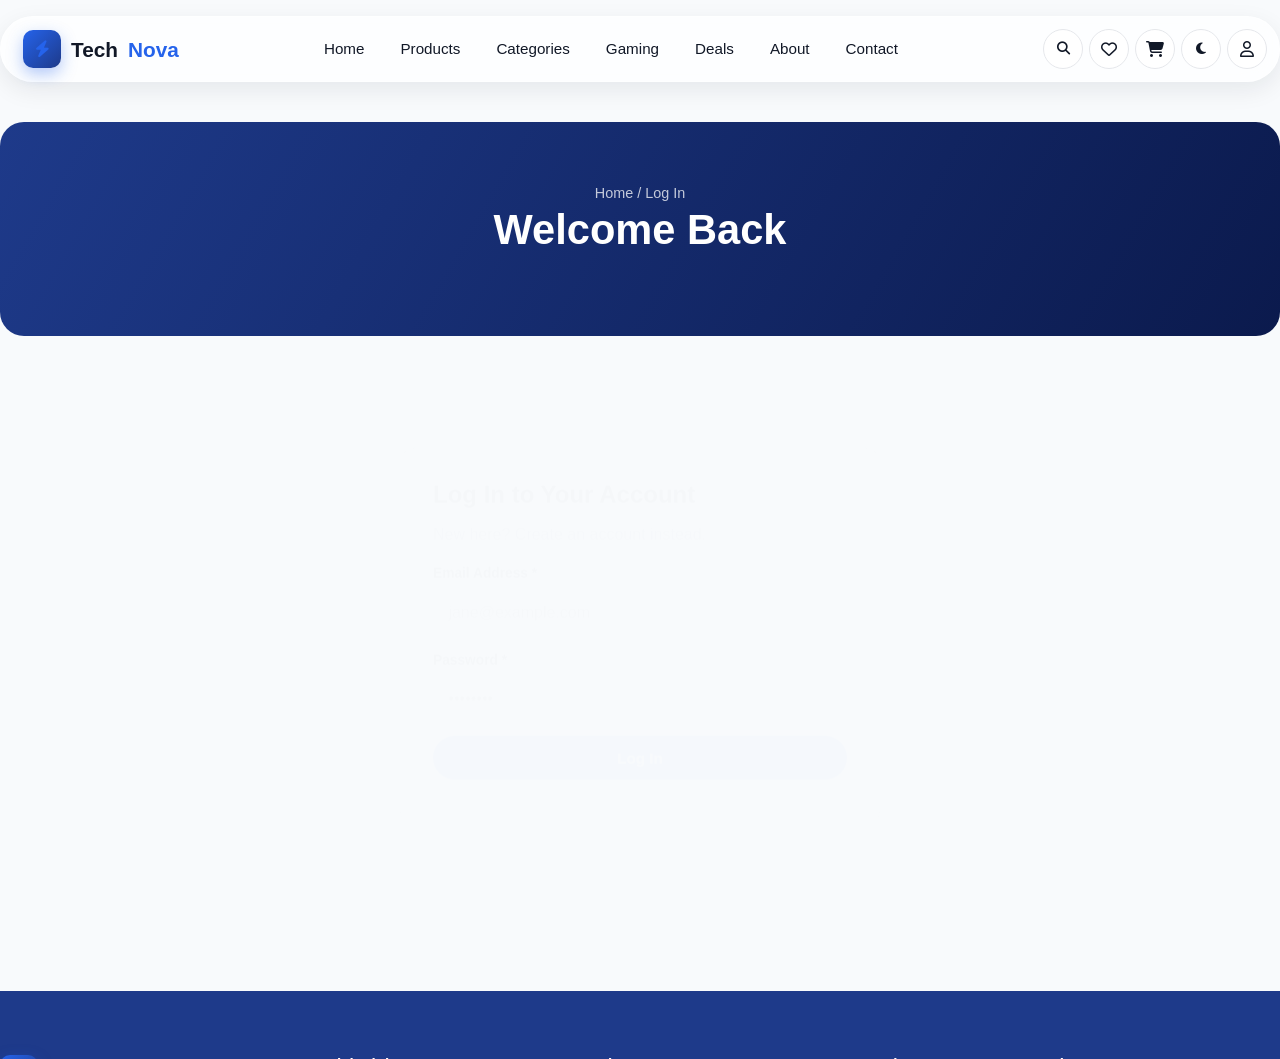
<file: checkout.html>
<!DOCTYPE html>
<html lang="en">
<head>
<meta charset="UTF-8">
<meta name="viewport" content="width=device-width, initial-scale=1.0">
<title>Checkout — TechNova Computer Store</title>
<link rel="preconnect" href="https://fonts.googleapis.com">
<link href="https://fonts.googleapis.com/css2?family=Poppins:wght@500;600;700;800&family=Inter:wght@400;500;600;700&display=swap" rel="stylesheet">
<link rel="icon" type="image/svg+xml" href="images/icons/favicon.svg">
<link rel="stylesheet" href="https://cdnjs.cloudflare.com/ajax/libs/font-awesome/6.5.2/css/all.min.css">
<link rel="stylesheet" href="css/style.css">
<link rel="stylesheet" href="css/animations.css">
<link rel="stylesheet" href="css/responsive.css">
</head>
<body>

<header class="site-header" id="siteHeader">
  <div class="header-inner">
    <a href="index.html" class="logo"><span class="logo-mark"><i class="fa-solid fa-bolt"></i></span>Tech<span>Nova</span></a>
    <nav class="nav-menu" id="navMenu">
      <a href="index.html">Home</a>
      <a href="products.html">Products</a>
      <a href="products.html#categories">Categories</a>
      <a href="products.html?category=gaming-laptops">Gaming</a>
      <a href="index.html#deals">Deals</a>
      <a href="about.html">About</a>
      <a href="contact.html">Contact</a>
    </nav>
    <div class="header-actions">
      <button class="icon-btn search-open-btn" aria-label="Search"><i class="fa-solid fa-magnifying-glass"></i></button>
      <a href="wishlist.html" class="icon-btn icon-btn-wrap" aria-label="Wishlist"><i class="fa-regular fa-heart"></i><span class="badge-dot wishlist-count">0</span></a>
      <a href="cart.html" class="icon-btn icon-btn-wrap" aria-label="Cart"><i class="fa-solid fa-cart-shopping"></i><span class="badge-dot cart-count">0</span></a>
      <button class="icon-btn theme-toggle" aria-label="Toggle dark mode"><i class="fa-solid fa-moon"></i></button>
      <a href="login.html" class="icon-btn" id="accountLink" aria-label="Account"><i class="fa-regular fa-user"></i></a>
      <button class="nav-toggle" id="navToggle" aria-label="Menu" aria-expanded="false"><span></span><span></span><span></span></button>
    </div>
  </div>
</header>

<div class="search-overlay" id="searchOverlay">
  <div class="search-panel">
    <div class="search-input-row">
      <i class="fa-solid fa-magnifying-glass"></i>
      <input type="text" id="searchInput" placeholder="Search laptops, GPUs, monitors...">
      <button id="searchCloseBtn" aria-label="Close search"><i class="fa-solid fa-xmark"></i></button>
    </div>
    <div class="search-results" id="searchResults"></div>
  </div>
</div>

<div class="page-banner">
  <nav class="breadcrumb"><a href="index.html">Home</a> / <a href="cart.html">Cart</a> / <span>Checkout</span></nav>
  <h1>Checkout</h1>
</div>

<main class="section container" id="checkoutContent">
  <div class="contact-layout">
    <div class="contact-form-card fade-up">
      <h2>Shipping &amp; Payment</h2>
      <p>Your order is protected with Stripe's secure payment processing.</p>
      <form id="checkoutForm" novalidate>
        <div class="form-field">
          <label for="co-name">Full Name *</label>
          <input type="text" id="co-name" name="name" placeholder="Jane Doe" required>
        </div>
        <div class="form-field">
          <label for="co-address">Address *</label>
          <input type="text" id="co-address" name="address" placeholder="123 Main St" required>
        </div>
        <div class="form-row">
          <div class="form-field">
            <label for="co-city">City *</label>
            <input type="text" id="co-city" name="city" placeholder="Austin" required>
          </div>
          <div class="form-field">
            <label for="co-state">State *</label>
            <input type="text" id="co-state" name="state" placeholder="TX" required>
          </div>
        </div>
        <div class="form-row">
          <div class="form-field">
            <label for="co-zip">ZIP / Postal Code *</label>
            <input type="text" id="co-zip" name="zip" placeholder="78701" required>
          </div>
          <div class="form-field">
            <label for="co-country">Country *</label>
            <input type="text" id="co-country" name="country" placeholder="US" value="US" required>
          </div>
        </div>
        <div class="form-field">
          <label for="cardElement">Card Details *</label>
          <div id="cardElement" style="padding:12px;border:1px solid var(--border);border-radius:8px;background:var(--card)"></div>
          <span class="field-error" id="cardErrors" style="color:#dc2626;font-size:0.85rem"></span>
        </div>
        <button type="submit" class="btn btn-primary btn-block" id="checkoutPayBtn">Pay Now</button>
        <p class="form-message" id="checkoutFeedback"></p>
      </form>
    </div>
    <div>
      <div class="contact-info-card fade-up">
        <h2 style="margin-top:0">Order Summary</h2>
        <div id="checkoutSummary"><div class="empty-state"><i class="fa-solid fa-spinner fa-spin"></i><p>Loading your cart…</p></div></div>
      </div>
    </div>
  </div>
</main>

<footer class="site-footer">
  <div class="container footer-top">
    <div class="footer-about">
      <a href="index.html" class="logo"><span class="logo-mark"><i class="fa-solid fa-bolt"></i></span>Tech<span style="color:#fff">Nova</span></a>
      <p>Your trusted destination for laptops, desktops, components, and accessories from the world's leading technology brands.</p>
    </div>
    <div>
      <h4>Quick Links</h4>
      <ul class="footer-links">
        <li><a href="index.html">Home</a></li>
        <li><a href="products.html">Products</a></li>
        <li><a href="cart.html">Cart</a></li>
      </ul>
    </div>
  </div>
  <div class="container footer-bottom">
    <span>© 2026 TechNova Computer Store. All rights reserved.</span>
    <div class="footer-payments" aria-label="Accepted payment methods">
      <i class="fa-brands fa-cc-visa"></i><i class="fa-brands fa-cc-mastercard"></i><i class="fa-brands fa-cc-paypal"></i><i class="fa-brands fa-cc-apple-pay"></i>
    </div>
  </div>
</footer>

<button class="back-to-top" id="backToTop" aria-label="Back to top"><i class="fa-solid fa-arrow-up"></i></button>

<script src="https://js.stripe.com/v3/"></script>
<script src="js/config.js"></script>
<script src="js/api.js"></script>
<script src="js/auth.js"></script>
<script src="js/products.js"></script>
<script src="js/cart.js"></script>
<script src="js/wishlist.js"></script>
<script src="js/search.js"></script>
<script src="js/checkout.js"></script>
<script src="js/app.js"></script>
</body>
</html>
</file>
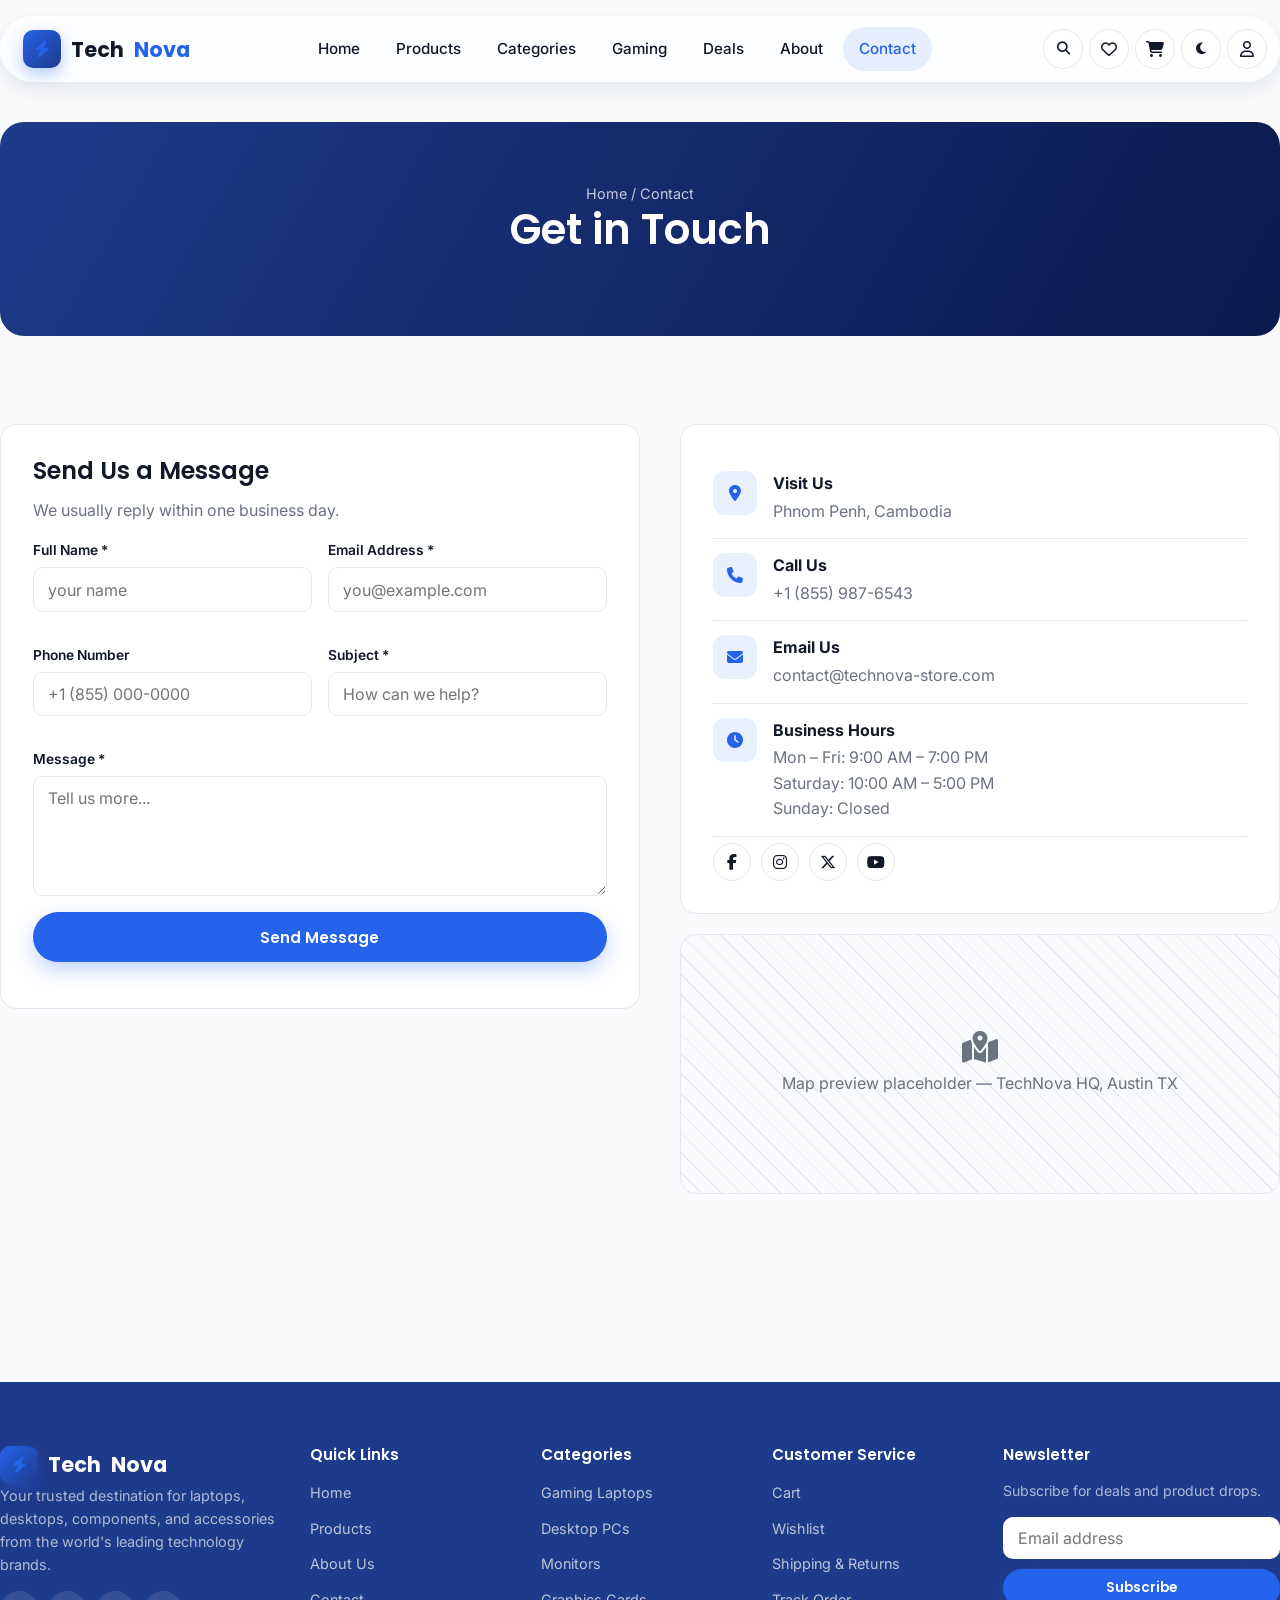
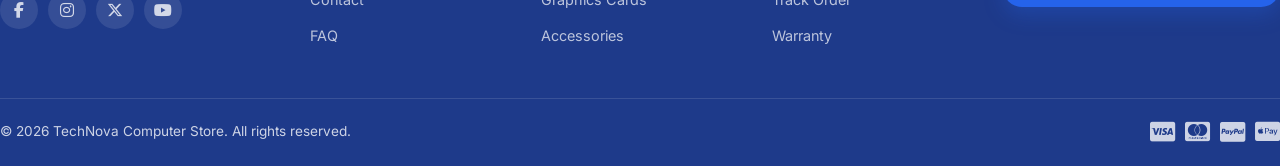
<file: contact.html>
<!DOCTYPE html>
<html lang="en">
<head>
<meta charset="UTF-8">
<meta name="viewport" content="width=device-width, initial-scale=1.0">
<title>Contact Us — TechNova Computer Store</title>
<link rel="preconnect" href="https://fonts.googleapis.com">
<link href="https://fonts.googleapis.com/css2?family=Poppins:wght@500;600;700;800&family=Inter:wght@400;500;600;700&display=swap" rel="stylesheet">
<link rel="icon" type="image/svg+xml" href="images/icons/favicon.svg">
<link rel="stylesheet" href="https://cdnjs.cloudflare.com/ajax/libs/font-awesome/6.5.2/css/all.min.css">
<link rel="stylesheet" href="css/style.css">
<link rel="stylesheet" href="css/animations.css">
<link rel="stylesheet" href="css/responsive.css">
</head>
<body>

<header class="site-header" id="siteHeader">
  <div class="header-inner">
    <a href="index.html" class="logo"><span class="logo-mark"><i class="fa-solid fa-bolt"></i></span>Tech<span>Nova</span></a>
    <nav class="nav-menu" id="navMenu">
      <a href="index.html">Home</a>
      <a href="products.html">Products</a>
      <a href="products.html#categories">Categories</a>
      <a href="products.html?category=gaming-laptops">Gaming</a>
      <a href="index.html#deals">Deals</a>
      <a href="about.html">About</a>
      <a href="contact.html" class="active">Contact</a>
    </nav>
    <div class="header-actions">
      <button class="icon-btn search-open-btn" aria-label="Search"><i class="fa-solid fa-magnifying-glass"></i></button>
      <a href="wishlist.html" class="icon-btn icon-btn-wrap" aria-label="Wishlist"><i class="fa-regular fa-heart"></i><span class="badge-dot wishlist-count">0</span></a>
      <a href="cart.html" class="icon-btn icon-btn-wrap" aria-label="Cart"><i class="fa-solid fa-cart-shopping"></i><span class="badge-dot cart-count">0</span></a>
      <button class="icon-btn theme-toggle" aria-label="Toggle dark mode"><i class="fa-solid fa-moon"></i></button>
      <a href="login.html" class="icon-btn" id="accountLink" aria-label="Account"><i class="fa-regular fa-user"></i></a>
      <button class="nav-toggle" id="navToggle" aria-label="Menu" aria-expanded="false"><span></span><span></span><span></span></button>
    </div>
  </div>
</header>

<div class="search-overlay" id="searchOverlay">
  <div class="search-panel">
    <div class="search-input-row">
      <i class="fa-solid fa-magnifying-glass"></i>
      <input type="text" id="searchInput" placeholder="Search laptops, GPUs, monitors...">
      <button id="searchCloseBtn" aria-label="Close search"><i class="fa-solid fa-xmark"></i></button>
    </div>
    <div class="search-results" id="searchResults"></div>
  </div>
</div>

<div class="page-banner">
  <nav class="breadcrumb"><a href="index.html">Home</a> / <span>Contact</span></nav>
  <h1>Get in Touch</h1>
</div>

<main class="section container">
  <div class="contact-layout">
    <div class="contact-form-card fade-up">
      <h2>Send Us a Message</h2>
      <p>We usually reply within one business day.</p>
      <form id="contactForm" novalidate>
        <div class="form-row">
          <div class="form-field">
            <label for="cf-name">Full Name *</label>
            <input type="text" id="cf-name" name="name" placeholder="your name">
          </div>
          <div class="form-field">
            <label for="cf-email">Email Address *</label>
            <input type="email" id="cf-email" name="email" placeholder="you@example.com">
          </div>
        </div>
        <div class="form-row">
          <div class="form-field">
            <label for="cf-phone">Phone Number</label>
            <input type="tel" id="cf-phone" name="phone" placeholder="+1 (855) 000-0000">
          </div>
          <div class="form-field">
            <label for="cf-subject">Subject *</label>
            <input type="text" id="cf-subject" name="subject" placeholder="How can we help?">
          </div>
        </div>
        <div class="form-field">
          <label for="cf-message">Message *</label>
          <textarea id="cf-message" name="message" placeholder="Tell us more..."></textarea>
        </div>
        <button type="submit" class="btn btn-primary btn-block">Send Message</button>
        <p class="form-message" id="contactFeedback"></p>
      </form>
    </div>

    <div>
      <div class="contact-info-card fade-up">
        <div class="contact-info-row">
          <span class="icon-circle"><i class="fa-solid fa-location-dot"></i></span>
          <div><strong>Visit Us</strong><p style="margin:2px 0 0">Phnom Penh, Cambodia</p></div>
        </div>
        <div class="contact-info-row">
          <span class="icon-circle"><i class="fa-solid fa-phone"></i></span>
          <div><strong>Call Us</strong><p style="margin:2px 0 0">+1 (855) 987-6543</p></div>
        </div>
        <div class="contact-info-row">
          <span class="icon-circle"><i class="fa-solid fa-envelope"></i></span>
          <div><strong>Email Us</strong><p style="margin:2px 0 0">contact@technova-store.com</p></div>
        </div>
        <div class="contact-info-row">
          <span class="icon-circle"><i class="fa-solid fa-clock"></i></span>
          <div>
            <strong>Business Hours</strong>
            <p style="margin:2px 0 0">Mon – Fri: 9:00 AM – 7:00 PM<br>Saturday: 10:00 AM – 5:00 PM<br>Sunday: Closed</p>
          </div>
        </div>
        <div class="footer-social" style="margin-top:6px">
          <a href="#" aria-label="Facebook" class="icon-btn"><i class="fa-brands fa-facebook-f"></i></a>
          <a href="#" aria-label="Instagram" class="icon-btn"><i class="fa-brands fa-instagram"></i></a>
          <a href="#" aria-label="X" class="icon-btn"><i class="fa-brands fa-x-twitter"></i></a>
          <a href="#" aria-label="YouTube" class="icon-btn"><i class="fa-brands fa-youtube"></i></a>
        </div>
      </div>
      <div class="map-placeholder fade-up">
        <i class="fa-solid fa-map-location-dot" style="font-size:2rem"></i>
        <span>Map preview placeholder — TechNova HQ, Austin TX</span>
      </div>
    </div>
  </div>
</main>

<footer class="site-footer">
  <div class="container footer-top">
    <div class="footer-about">
      <a href="index.html" class="logo"><span class="logo-mark"><i class="fa-solid fa-bolt"></i></span>Tech<span style="color:#fff">Nova</span></a>
      <p>Your trusted destination for laptops, desktops, components, and accessories from the world's leading technology brands.</p>
      <div class="footer-social">
        <a href="#" aria-label="Facebook"><i class="fa-brands fa-facebook-f"></i></a>
        <a href="#" aria-label="Instagram"><i class="fa-brands fa-instagram"></i></a>
        <a href="#" aria-label="X"><i class="fa-brands fa-x-twitter"></i></a>
        <a href="#" aria-label="YouTube"><i class="fa-brands fa-youtube"></i></a>
      </div>
    </div>
    <div>
      <h4>Quick Links</h4>
      <ul class="footer-links">
        <li><a href="index.html">Home</a></li>
        <li><a href="products.html">Products</a></li>
        <li><a href="about.html">About Us</a></li>
        <li><a href="contact.html">Contact</a></li>
        <li><a href="faq.html">FAQ</a></li>
      </ul>
    </div>
    <div>
      <h4>Categories</h4>
      <ul class="footer-links">
        <li><a href="products.html?category=gaming-laptops">Gaming Laptops</a></li>
        <li><a href="products.html?category=desktop-pcs">Desktop PCs</a></li>
        <li><a href="products.html?category=monitors">Monitors</a></li>
        <li><a href="products.html?category=graphics-cards">Graphics Cards</a></li>
        <li><a href="products.html?category=accessories">Accessories</a></li>
      </ul>
    </div>
    <div>
      <h4>Customer Service</h4>
      <ul class="footer-links">
        <li><a href="cart.html">Cart</a></li>
        <li><a href="wishlist.html">Wishlist</a></li>
        <li><a href="faq.html">Shipping &amp; Returns</a></li>
        <li><a href="contact.html">Track Order</a></li>
        <li><a href="faq.html">Warranty</a></li>
      </ul>
    </div>
    <div>
      <h4>Newsletter</h4>
      <p style="font-size:0.88rem;color:rgba(255,255,255,0.65)">Subscribe for deals and product drops.</p>
      <form class="newsletter-form" style="flex-direction:column;align-items:stretch">
        <input type="email" placeholder="Email address" required aria-label="Email address">
        <button type="submit" class="btn btn-primary btn-sm">Subscribe</button>
        <span class="form-message"></span>
      </form>
    </div>
  </div>
  <div class="container footer-bottom">
    <span>© 2026 TechNova Computer Store. All rights reserved.</span>
    <div class="footer-payments" aria-label="Accepted payment methods">
      <i class="fa-brands fa-cc-visa"></i><i class="fa-brands fa-cc-mastercard"></i><i class="fa-brands fa-cc-paypal"></i><i class="fa-brands fa-cc-apple-pay"></i>
    </div>
  </div>
</footer>

<button class="back-to-top" id="backToTop" aria-label="Back to top"><i class="fa-solid fa-arrow-up"></i></button>

<script src="js/config.js"></script>
<script src="js/api.js"></script>
<script src="js/auth.js"></script>
<script src="js/products.js"></script>
<script src="js/cart.js"></script>
<script src="js/wishlist.js"></script>
<script src="js/search.js"></script>
<script src="js/app.js"></script>
</body>
</html>
</file>
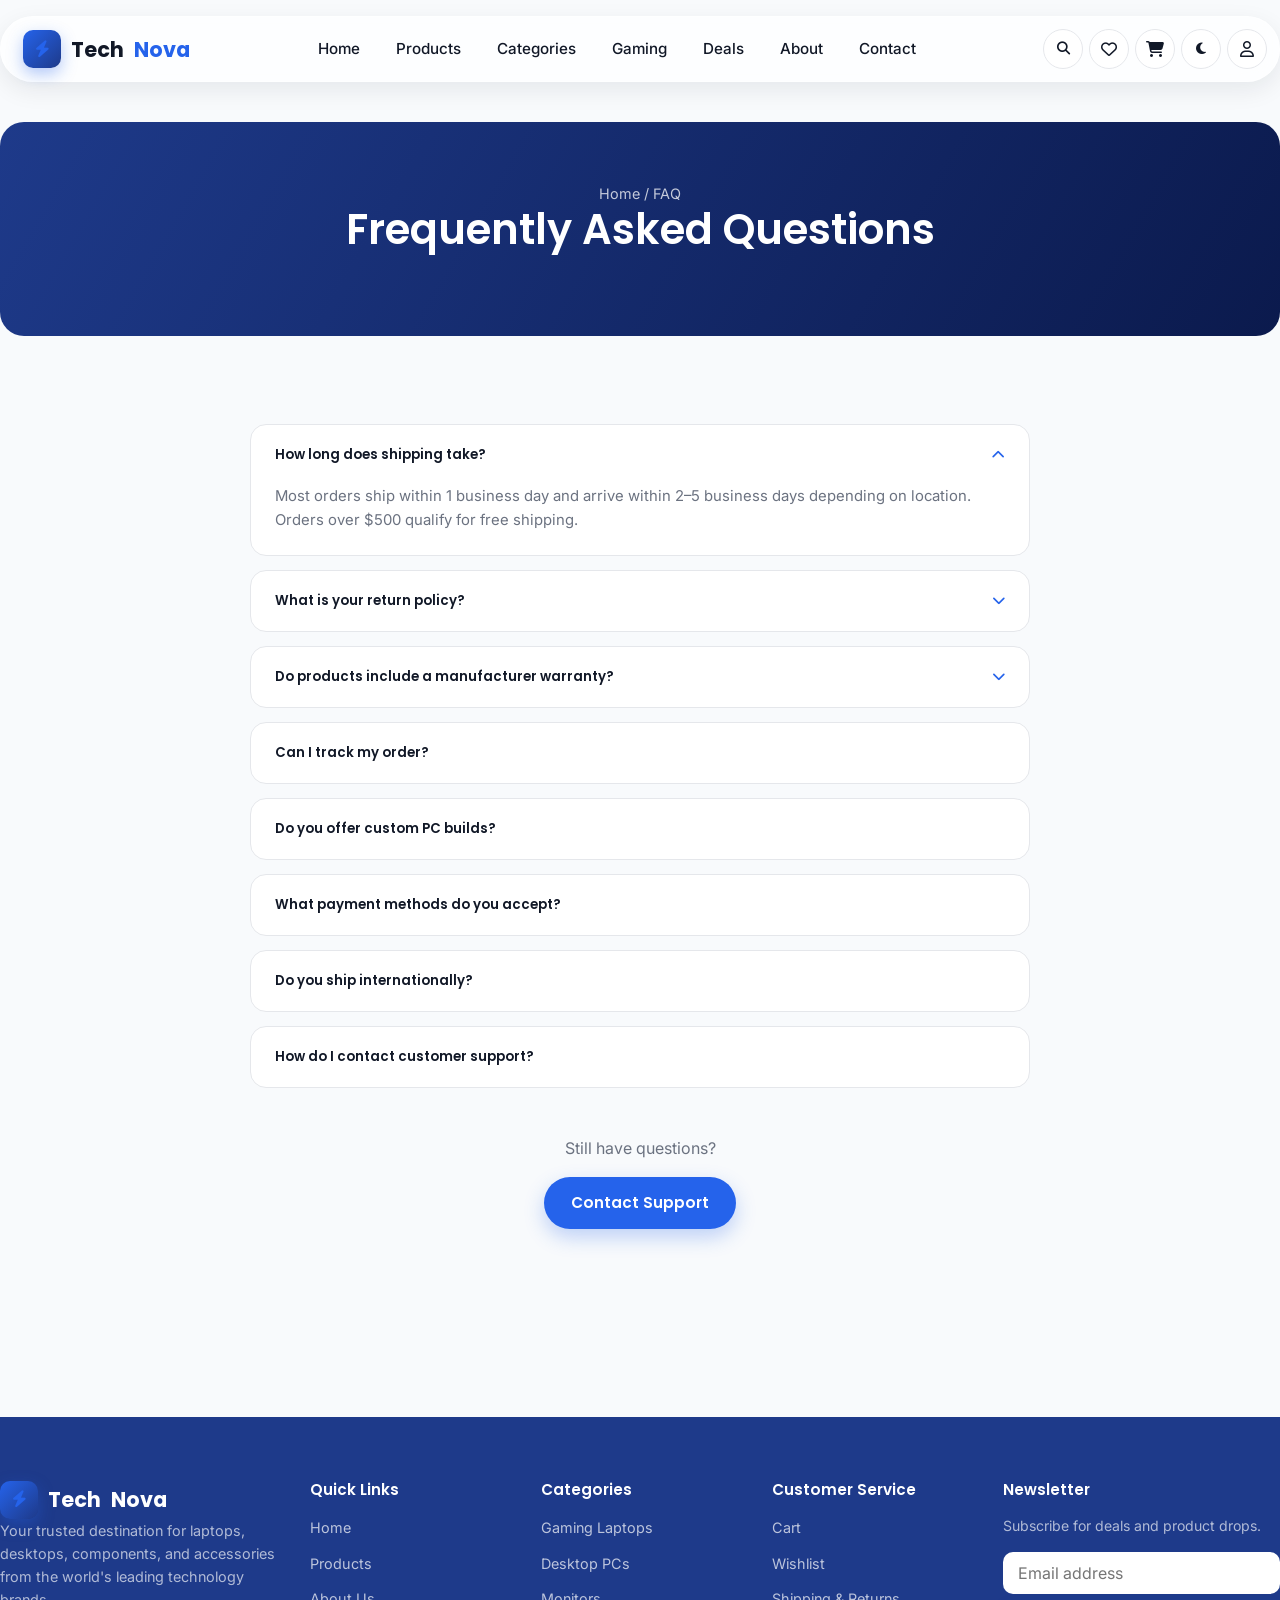
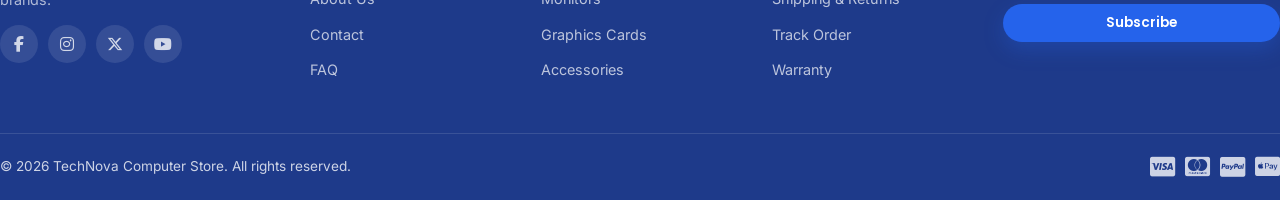
<file: faq.html>
<!DOCTYPE html>
<html lang="en">
<head>
<meta charset="UTF-8">
<meta name="viewport" content="width=device-width, initial-scale=1.0">
<title>FAQ — TechNova Computer Store</title>
<link rel="preconnect" href="https://fonts.googleapis.com">
<link href="https://fonts.googleapis.com/css2?family=Poppins:wght@500;600;700;800&family=Inter:wght@400;500;600;700&display=swap" rel="stylesheet">
<link rel="icon" type="image/svg+xml" href="images/icons/favicon.svg">
<link rel="stylesheet" href="https://cdnjs.cloudflare.com/ajax/libs/font-awesome/6.5.2/css/all.min.css">
<link rel="stylesheet" href="css/style.css">
<link rel="stylesheet" href="css/animations.css">
<link rel="stylesheet" href="css/responsive.css">
</head>
<body>

<header class="site-header" id="siteHeader">
  <div class="header-inner">
    <a href="index.html" class="logo"><span class="logo-mark"><i class="fa-solid fa-bolt"></i></span>Tech<span>Nova</span></a>
    <nav class="nav-menu" id="navMenu">
      <a href="index.html">Home</a>
      <a href="products.html">Products</a>
      <a href="products.html#categories">Categories</a>
      <a href="products.html?category=gaming-laptops">Gaming</a>
      <a href="index.html#deals">Deals</a>
      <a href="about.html">About</a>
      <a href="contact.html">Contact</a>
    </nav>
    <div class="header-actions">
      <button class="icon-btn search-open-btn" aria-label="Search"><i class="fa-solid fa-magnifying-glass"></i></button>
      <a href="wishlist.html" class="icon-btn icon-btn-wrap" aria-label="Wishlist"><i class="fa-regular fa-heart"></i><span class="badge-dot wishlist-count">0</span></a>
      <a href="cart.html" class="icon-btn icon-btn-wrap" aria-label="Cart"><i class="fa-solid fa-cart-shopping"></i><span class="badge-dot cart-count">0</span></a>
      <button class="icon-btn theme-toggle" aria-label="Toggle dark mode"><i class="fa-solid fa-moon"></i></button>
      <a href="login.html" class="icon-btn" id="accountLink" aria-label="Account"><i class="fa-regular fa-user"></i></a>
      <button class="nav-toggle" id="navToggle" aria-label="Menu" aria-expanded="false"><span></span><span></span><span></span></button>
    </div>
  </div>
</header>

<div class="search-overlay" id="searchOverlay">
  <div class="search-panel">
    <div class="search-input-row">
      <i class="fa-solid fa-magnifying-glass"></i>
      <input type="text" id="searchInput" placeholder="Search laptops, GPUs, monitors...">
      <button id="searchCloseBtn" aria-label="Close search"><i class="fa-solid fa-xmark"></i></button>
    </div>
    <div class="search-results" id="searchResults"></div>
  </div>
</div>

<div class="page-banner">
  <nav class="breadcrumb"><a href="index.html">Home</a> / <span>FAQ</span></nav>
  <h1>Frequently Asked Questions</h1>
</div>

<main class="section container">
  <div class="accordion">
    <div class="accordion-item open">
      <button class="accordion-trigger">How long does shipping take? <i class="fa-solid fa-chevron-down"></i></button>
      <div class="accordion-panel"><div class="accordion-panel-inner">Most orders ship within 1 business day and arrive within 2–5 business days depending on location. Orders over $500 qualify for free shipping.</div></div>
    </div>
    <div class="accordion-item">
      <button class="accordion-trigger">What is your return policy? <i class="fa-solid fa-chevron-down"></i></button>
      <div class="accordion-panel"><div class="accordion-panel-inner">We offer 30-day returns on unopened items and any product that arrives defective. Custom-built PCs are covered by our workmanship warranty for 1 year.</div></div>
    </div>
    <div class="accordion-item">
      <button class="accordion-trigger">Do products include a manufacturer warranty? <i class="fa-solid fa-chevron-down"></i></button>
      <div class="accordion-panel"><div class="accordion-panel-inner">Yes. Every product sold on TechNova is genuine and includes the full official manufacturer warranty, in addition to our own support line.</div></div>
    </div>
    <div class="accordion-item">
      <button class="accordion-trigger">Can I track my order?</button>
      <div class="accordion-panel"><div class="accordion-panel-inner">Yes, you'll receive a tracking link by email as soon as your order ships. You can also reach out via our contact page for a status update.</div></div>
    </div>
    <div class="accordion-item">
      <button class="accordion-trigger">Do you offer custom PC builds?</button>
      <div class="accordion-panel"><div class="accordion-panel-inner">Yes. Our technicians can assemble a custom desktop from the components in our catalog, stress-test it, and ship it fully configured.</div></div>
    </div>
    <div class="accordion-item">
      <button class="accordion-trigger">What payment methods do you accept?</button>
      <div class="accordion-panel"><div class="accordion-panel-inner">We accept all major credit cards, PayPal, and Apple Pay. All transactions are encrypted and processed through a secure checkout.</div></div>
    </div>
    <div class="accordion-item">
      <button class="accordion-trigger">Do you ship internationally?</button>
      <div class="accordion-panel"><div class="accordion-panel-inner">Currently we ship within the United States and Canada. International shipping is on our roadmap — contact us to be notified when it launches.</div></div>
    </div>
    <div class="accordion-item">
      <button class="accordion-trigger">How do I contact customer support?</button>
      <div class="accordion-panel"><div class="accordion-panel-inner">Use the form on our Contact page, email support@technova-store.example, or call +1 (800) 555-0182 during business hours.</div></div>
    </div>
  </div>

  <div class="text-center mt-lg">
    <p>Still have questions?</p>
    <a href="contact.html" class="btn btn-primary">Contact Support</a>
  </div>
</main>

<footer class="site-footer">
  <div class="container footer-top">
    <div class="footer-about">
      <a href="index.html" class="logo"><span class="logo-mark"><i class="fa-solid fa-bolt"></i></span>Tech<span style="color:#fff">Nova</span></a>
      <p>Your trusted destination for laptops, desktops, components, and accessories from the world's leading technology brands.</p>
      <div class="footer-social">
        <a href="#" aria-label="Facebook"><i class="fa-brands fa-facebook-f"></i></a>
        <a href="#" aria-label="Instagram"><i class="fa-brands fa-instagram"></i></a>
        <a href="#" aria-label="X"><i class="fa-brands fa-x-twitter"></i></a>
        <a href="#" aria-label="YouTube"><i class="fa-brands fa-youtube"></i></a>
      </div>
    </div>
    <div>
      <h4>Quick Links</h4>
      <ul class="footer-links">
        <li><a href="index.html">Home</a></li>
        <li><a href="products.html">Products</a></li>
        <li><a href="about.html">About Us</a></li>
        <li><a href="contact.html">Contact</a></li>
        <li><a href="faq.html">FAQ</a></li>
      </ul>
    </div>
    <div>
      <h4>Categories</h4>
      <ul class="footer-links">
        <li><a href="products.html?category=gaming-laptops">Gaming Laptops</a></li>
        <li><a href="products.html?category=desktop-pcs">Desktop PCs</a></li>
        <li><a href="products.html?category=monitors">Monitors</a></li>
        <li><a href="products.html?category=graphics-cards">Graphics Cards</a></li>
        <li><a href="products.html?category=accessories">Accessories</a></li>
      </ul>
    </div>
    <div>
      <h4>Customer Service</h4>
      <ul class="footer-links">
        <li><a href="cart.html">Cart</a></li>
        <li><a href="wishlist.html">Wishlist</a></li>
        <li><a href="faq.html">Shipping &amp; Returns</a></li>
        <li><a href="contact.html">Track Order</a></li>
        <li><a href="faq.html">Warranty</a></li>
      </ul>
    </div>
    <div>
      <h4>Newsletter</h4>
      <p style="font-size:0.88rem;color:rgba(255,255,255,0.65)">Subscribe for deals and product drops.</p>
      <form class="newsletter-form" style="flex-direction:column;align-items:stretch">
        <input type="email" placeholder="Email address" required aria-label="Email address">
        <button type="submit" class="btn btn-primary btn-sm">Subscribe</button>
        <span class="form-message"></span>
      </form>
    </div>
  </div>
  <div class="container footer-bottom">
    <span>© 2026 TechNova Computer Store. All rights reserved.</span>
    <div class="footer-payments" aria-label="Accepted payment methods">
      <i class="fa-brands fa-cc-visa"></i><i class="fa-brands fa-cc-mastercard"></i><i class="fa-brands fa-cc-paypal"></i><i class="fa-brands fa-cc-apple-pay"></i>
    </div>
  </div>
</footer>

<button class="back-to-top" id="backToTop" aria-label="Back to top"><i class="fa-solid fa-arrow-up"></i></button>

<script src="js/config.js"></script>
<script src="js/api.js"></script>
<script src="js/auth.js"></script>
<script src="js/products.js"></script>
<script src="js/cart.js"></script>
<script src="js/wishlist.js"></script>
<script src="js/search.js"></script>
<script src="js/app.js"></script>
</body>
</html>
</file>
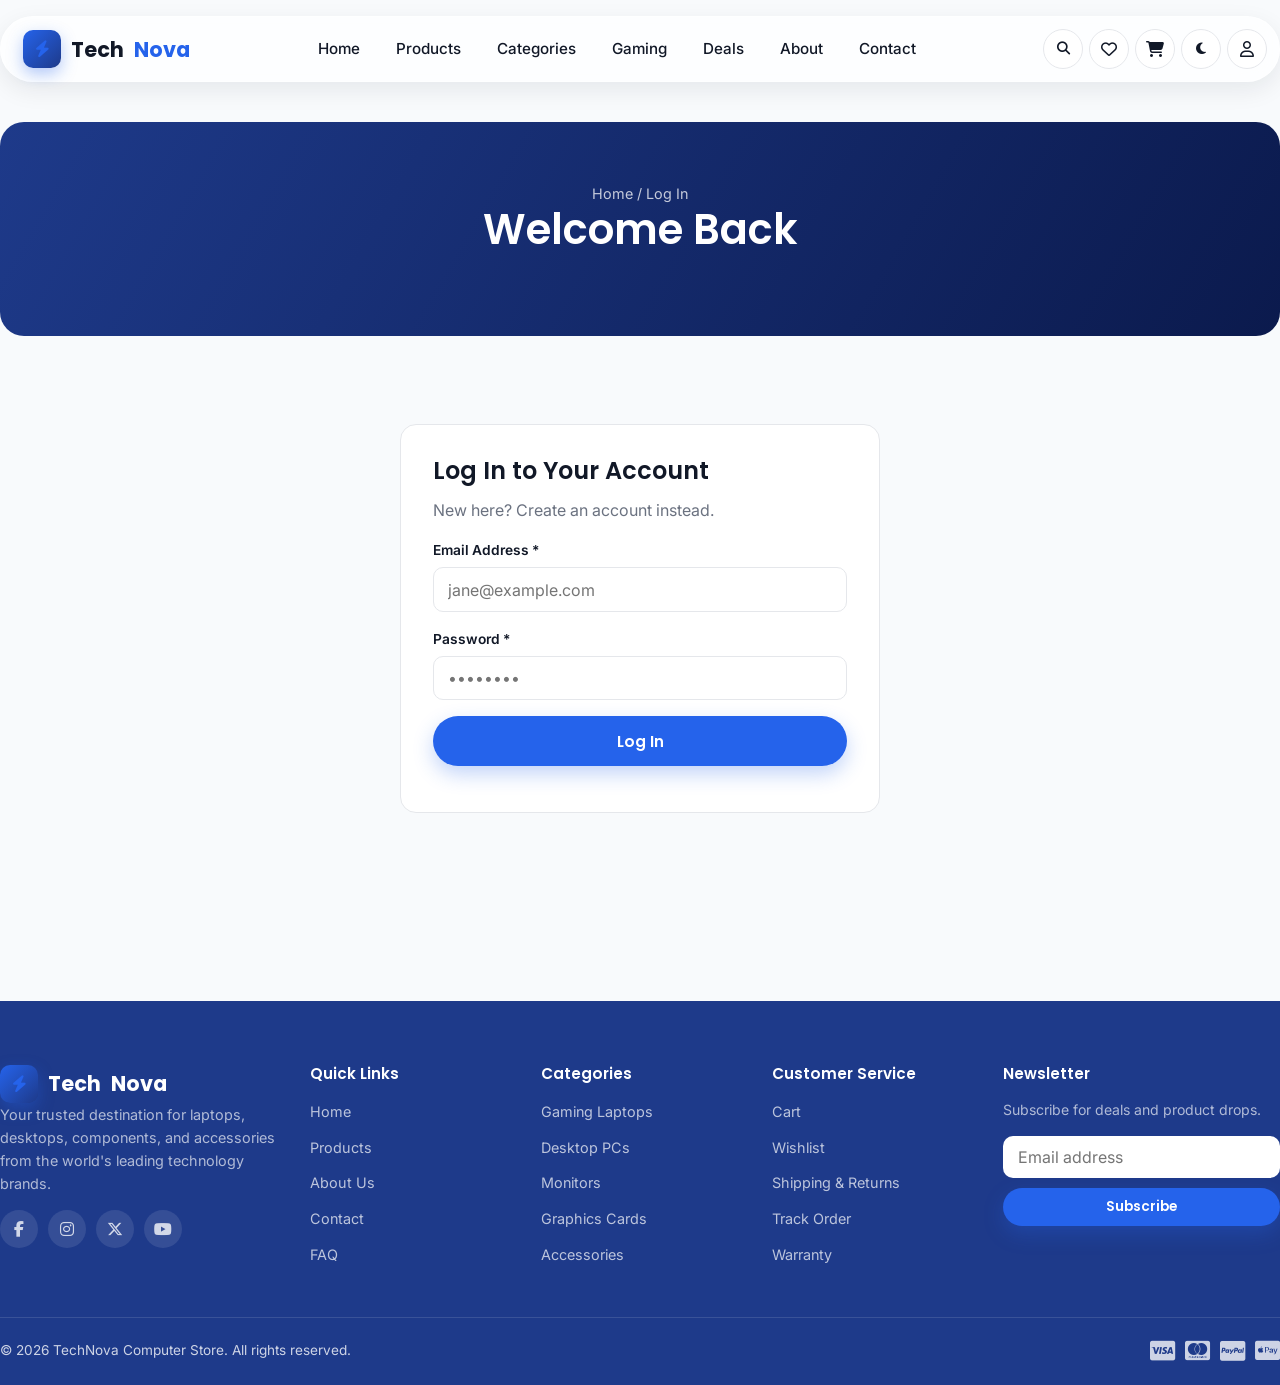
<file: login.html>
<!DOCTYPE html>
<html lang="en">
<head>
<meta charset="UTF-8">
<meta name="viewport" content="width=device-width, initial-scale=1.0">
<title>Log In — TechNova Computer Store</title>
<link rel="preconnect" href="https://fonts.googleapis.com">
<link href="https://fonts.googleapis.com/css2?family=Poppins:wght@500;600;700;800&family=Inter:wght@400;500;600;700&display=swap" rel="stylesheet">
<link rel="icon" type="image/svg+xml" href="images/icons/favicon.svg">
<link rel="stylesheet" href="https://cdnjs.cloudflare.com/ajax/libs/font-awesome/6.5.2/css/all.min.css">
<link rel="stylesheet" href="css/style.css">
<link rel="stylesheet" href="css/animations.css">
<link rel="stylesheet" href="css/responsive.css">
</head>
<body>

<header class="site-header" id="siteHeader">
  <div class="header-inner">
    <a href="index.html" class="logo"><span class="logo-mark"><i class="fa-solid fa-bolt"></i></span>Tech<span>Nova</span></a>
    <nav class="nav-menu" id="navMenu">
      <a href="index.html">Home</a>
      <a href="products.html">Products</a>
      <a href="products.html#categories">Categories</a>
      <a href="products.html?category=gaming-laptops">Gaming</a>
      <a href="index.html#deals">Deals</a>
      <a href="about.html">About</a>
      <a href="contact.html">Contact</a>
    </nav>
    <div class="header-actions">
      <button class="icon-btn search-open-btn" aria-label="Search"><i class="fa-solid fa-magnifying-glass"></i></button>
      <a href="wishlist.html" class="icon-btn icon-btn-wrap" aria-label="Wishlist"><i class="fa-regular fa-heart"></i><span class="badge-dot wishlist-count">0</span></a>
      <a href="cart.html" class="icon-btn icon-btn-wrap" aria-label="Cart"><i class="fa-solid fa-cart-shopping"></i><span class="badge-dot cart-count">0</span></a>
      <button class="icon-btn theme-toggle" aria-label="Toggle dark mode"><i class="fa-solid fa-moon"></i></button>
      <a href="login.html" class="icon-btn" id="accountLink" aria-label="Account"><i class="fa-regular fa-user"></i></a>
      <button class="nav-toggle" id="navToggle" aria-label="Menu" aria-expanded="false"><span></span><span></span><span></span></button>
    </div>
  </div>
</header>

<div class="search-overlay" id="searchOverlay">
  <div class="search-panel">
    <div class="search-input-row">
      <i class="fa-solid fa-magnifying-glass"></i>
      <input type="text" id="searchInput" placeholder="Search laptops, GPUs, monitors...">
      <button id="searchCloseBtn" aria-label="Close search"><i class="fa-solid fa-xmark"></i></button>
    </div>
    <div class="search-results" id="searchResults"></div>
  </div>
</div>

<div class="page-banner">
  <nav class="breadcrumb"><a href="index.html">Home</a> / <span>Log In</span></nav>
  <h1>Welcome Back</h1>
</div>

<main class="section container">
  <div class="contact-layout" style="grid-template-columns:1fr; max-width:480px; margin:0 auto">
    <div class="contact-form-card fade-up">
      <h2>Log In to Your Account</h2>
      <p>New here? <a href="register.html">Create an account</a> instead.</p>
      <form id="loginForm" novalidate>
        <div class="form-field">
          <label for="li-email">Email Address *</label>
          <input type="email" id="li-email" name="email" placeholder="jane@example.com" required>
        </div>
        <div class="form-field">
          <label for="li-password">Password *</label>
          <input type="password" id="li-password" name="password" placeholder="••••••••" required>
        </div>
        <button type="submit" class="btn btn-primary btn-block">Log In</button>
        <p class="form-message" id="loginFeedback"></p>
      </form>
    </div>
  </div>
</main>

<footer class="site-footer">
  <div class="container footer-top">
    <div class="footer-about">
      <a href="index.html" class="logo"><span class="logo-mark"><i class="fa-solid fa-bolt"></i></span>Tech<span style="color:#fff">Nova</span></a>
      <p>Your trusted destination for laptops, desktops, components, and accessories from the world's leading technology brands.</p>
      <div class="footer-social">
        <a href="#" aria-label="Facebook"><i class="fa-brands fa-facebook-f"></i></a>
        <a href="#" aria-label="Instagram"><i class="fa-brands fa-instagram"></i></a>
        <a href="#" aria-label="X"><i class="fa-brands fa-x-twitter"></i></a>
        <a href="#" aria-label="YouTube"><i class="fa-brands fa-youtube"></i></a>
      </div>
    </div>
    <div>
      <h4>Quick Links</h4>
      <ul class="footer-links">
        <li><a href="index.html">Home</a></li>
        <li><a href="products.html">Products</a></li>
        <li><a href="about.html">About Us</a></li>
        <li><a href="contact.html">Contact</a></li>
        <li><a href="faq.html">FAQ</a></li>
      </ul>
    </div>
    <div>
      <h4>Categories</h4>
      <ul class="footer-links">
        <li><a href="products.html?category=gaming-laptops">Gaming Laptops</a></li>
        <li><a href="products.html?category=desktop-pcs">Desktop PCs</a></li>
        <li><a href="products.html?category=monitors">Monitors</a></li>
        <li><a href="products.html?category=graphics-cards">Graphics Cards</a></li>
        <li><a href="products.html?category=accessories">Accessories</a></li>
      </ul>
    </div>
    <div>
      <h4>Customer Service</h4>
      <ul class="footer-links">
        <li><a href="cart.html">Cart</a></li>
        <li><a href="wishlist.html">Wishlist</a></li>
        <li><a href="faq.html">Shipping &amp; Returns</a></li>
        <li><a href="contact.html">Track Order</a></li>
        <li><a href="faq.html">Warranty</a></li>
      </ul>
    </div>
    <div>
      <h4>Newsletter</h4>
      <p style="font-size:0.88rem;color:rgba(255,255,255,0.65)">Subscribe for deals and product drops.</p>
      <form class="newsletter-form" style="flex-direction:column;align-items:stretch">
        <input type="email" placeholder="Email address" required aria-label="Email address">
        <button type="submit" class="btn btn-primary btn-sm">Subscribe</button>
        <span class="form-message"></span>
      </form>
    </div>
  </div>
  <div class="container footer-bottom">
    <span>© 2026 TechNova Computer Store. All rights reserved.</span>
    <div class="footer-payments" aria-label="Accepted payment methods">
      <i class="fa-brands fa-cc-visa"></i><i class="fa-brands fa-cc-mastercard"></i><i class="fa-brands fa-cc-paypal"></i><i class="fa-brands fa-cc-apple-pay"></i>
    </div>
  </div>
</footer>

<button class="back-to-top" id="backToTop" aria-label="Back to top"><i class="fa-solid fa-arrow-up"></i></button>

<script src="js/config.js"></script>
<script src="js/api.js"></script>
<script src="js/auth.js"></script>
<script src="js/products.js"></script>
<script src="js/cart.js"></script>
<script src="js/wishlist.js"></script>
<script src="js/search.js"></script>
<script src="js/app.js"></script>
</body>
</html>
</file>
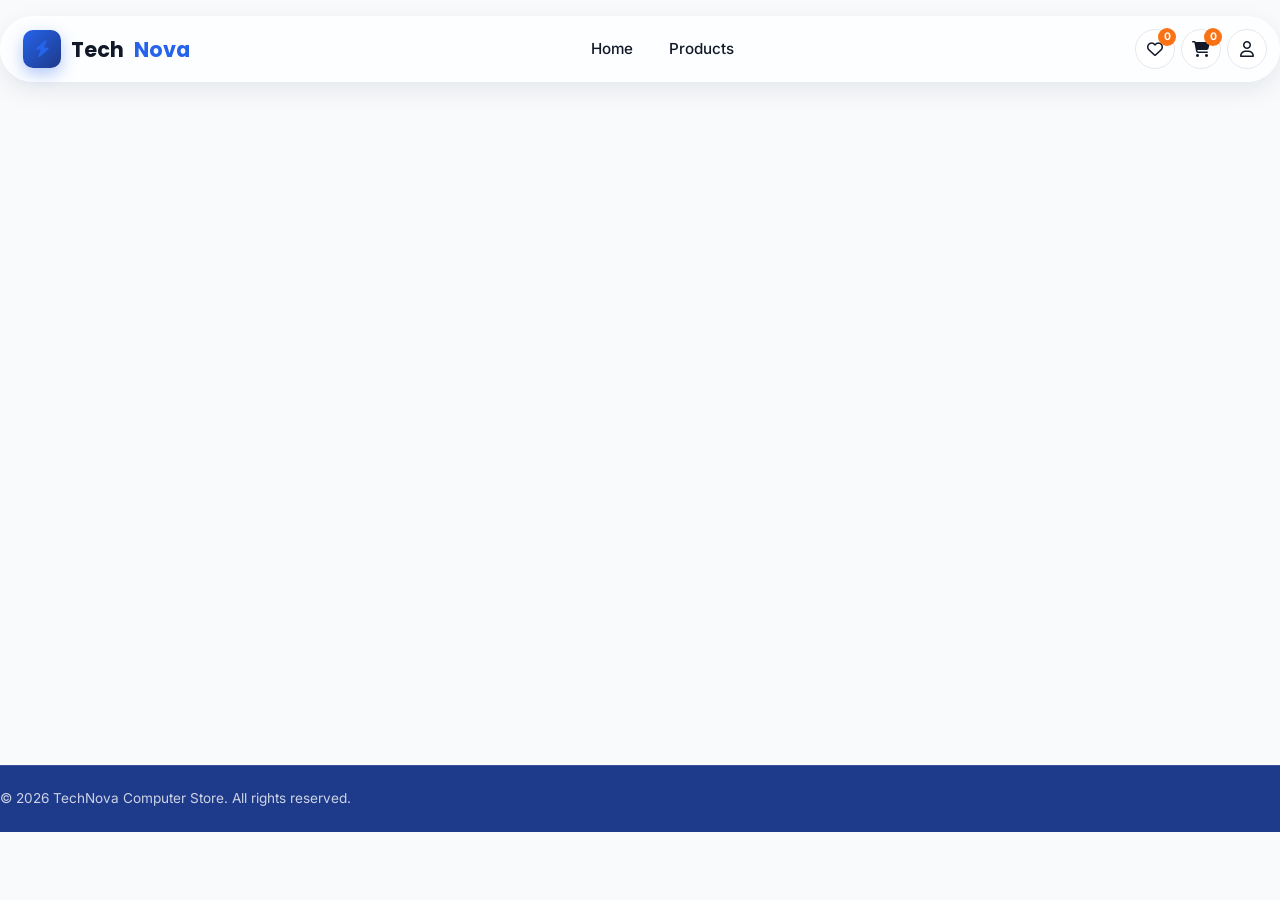
<file: order-confirmation.html>
<!DOCTYPE html>
<html lang="en">
<head>
<meta charset="UTF-8">
<meta name="viewport" content="width=device-width, initial-scale=1.0">
<title>Order Confirmed — TechNova Computer Store</title>
<link rel="preconnect" href="https://fonts.googleapis.com">
<link href="https://fonts.googleapis.com/css2?family=Poppins:wght@500;600;700;800&family=Inter:wght@400;500;600;700&display=swap" rel="stylesheet">
<link rel="icon" type="image/svg+xml" href="images/icons/favicon.svg">
<link rel="stylesheet" href="https://cdnjs.cloudflare.com/ajax/libs/font-awesome/6.5.2/css/all.min.css">
<link rel="stylesheet" href="css/style.css">
<link rel="stylesheet" href="css/animations.css">
<link rel="stylesheet" href="css/responsive.css">
</head>
<body>

<header class="site-header" id="siteHeader">
  <div class="header-inner">
    <a href="index.html" class="logo"><span class="logo-mark"><i class="fa-solid fa-bolt"></i></span>Tech<span>Nova</span></a>
    <nav class="nav-menu" id="navMenu">
      <a href="index.html">Home</a>
      <a href="products.html">Products</a>
    </nav>
    <div class="header-actions">
      <a href="wishlist.html" class="icon-btn icon-btn-wrap" aria-label="Wishlist"><i class="fa-regular fa-heart"></i><span class="badge-dot wishlist-count">0</span></a>
      <a href="cart.html" class="icon-btn icon-btn-wrap" aria-label="Cart"><i class="fa-solid fa-cart-shopping"></i><span class="badge-dot cart-count">0</span></a>
      <a href="login.html" class="icon-btn" id="accountLink" aria-label="Account"><i class="fa-regular fa-user"></i></a>
    </div>
  </div>
</header>

<main class="section container">
  <div class="empty-state fade-up" style="padding:60px 0">
    <i class="fa-solid fa-circle-check" style="font-size:3rem;color:#16a34a"></i>
    <h1 style="margin:16px 0 4px">Order Confirmed!</h1>
    <p id="orderNumberLine">Thank you for your order.</p>
    <p>A confirmation has been recorded on your account. You can review it anytime from <a href="account.html">My Account</a>.</p>
    <a href="products.html" class="btn btn-primary" style="margin-top:16px">Continue Shopping</a>
  </div>
</main>

<footer class="site-footer">
  <div class="container footer-bottom">
    <span>© 2026 TechNova Computer Store. All rights reserved.</span>
  </div>
</footer>

<script src="js/config.js"></script>
<script src="js/api.js"></script>
<script>
  document.addEventListener("DOMContentLoaded", () => {
    updateAuthUI();
    const order = new URLSearchParams(window.location.search).get("order");
    if (order) {
      document.getElementById("orderNumberLine").textContent = `Your order ${order} has been placed successfully.`;
    }
  });
</script>
</body>
</html>
</file>
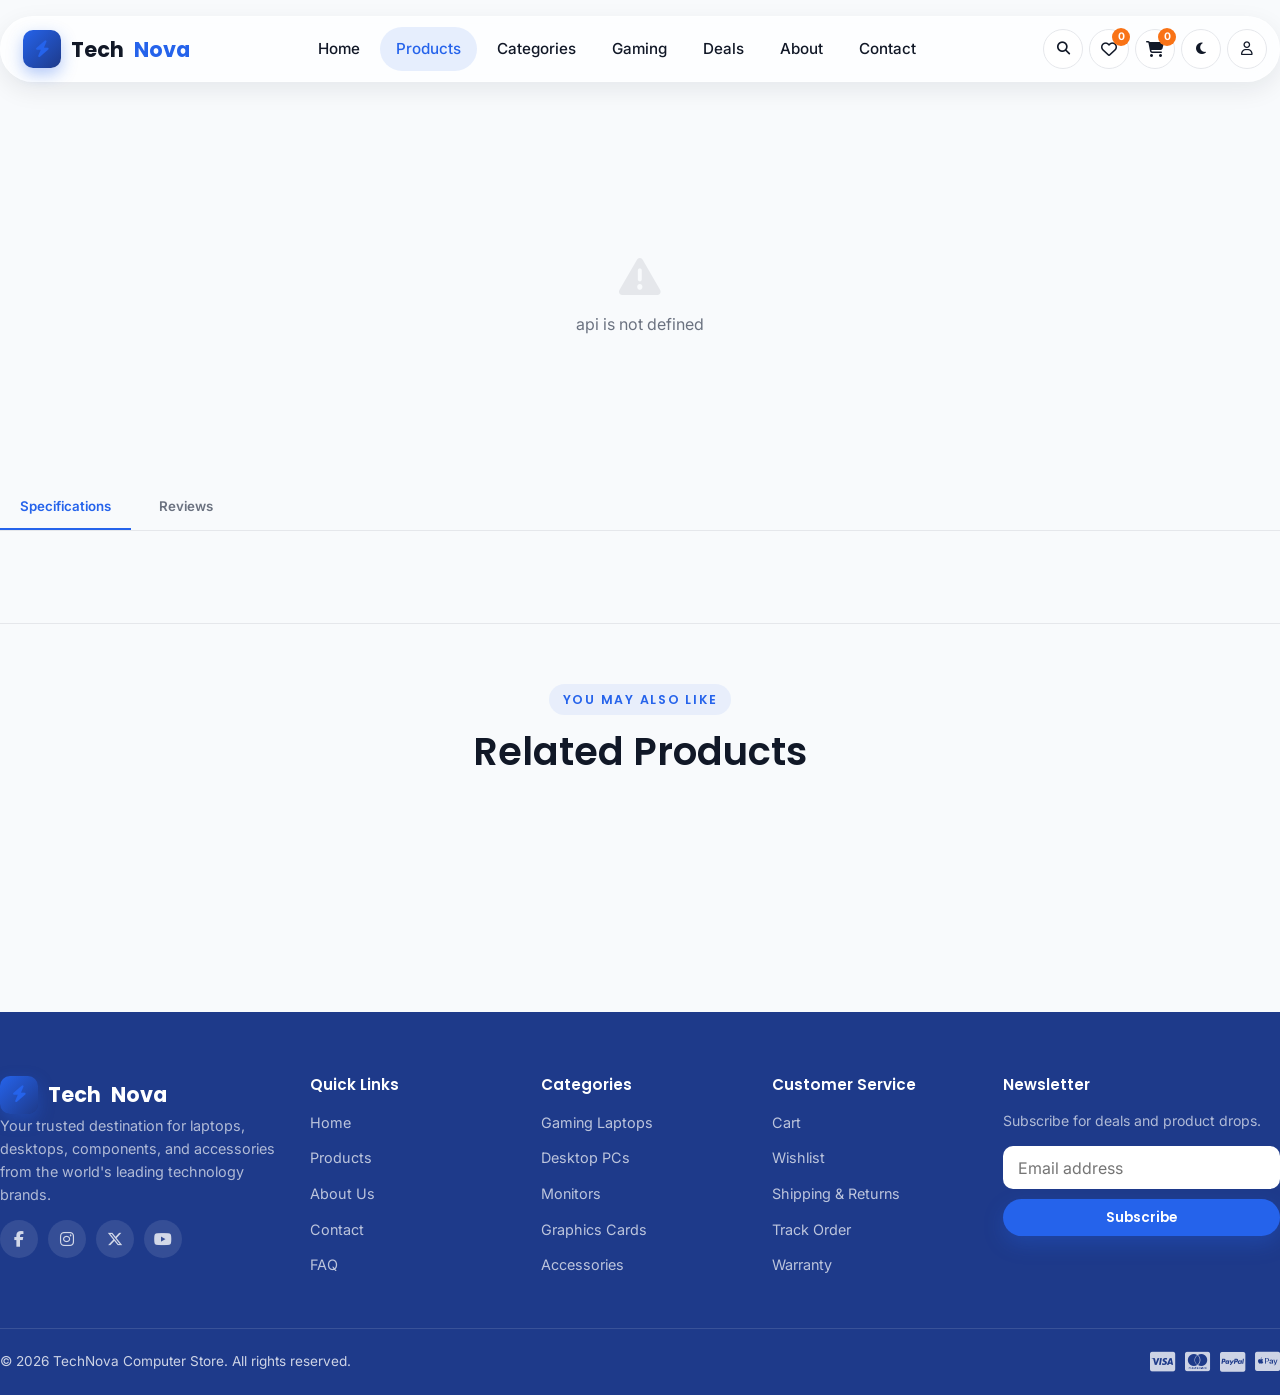
<file: product-details.html>
<!DOCTYPE html>
<html lang="en">
<head>
<meta charset="UTF-8">
<meta name="viewport" content="width=device-width, initial-scale=1.0">
<title>Product Details — TechNova Computer Store</title>
<link rel="preconnect" href="https://fonts.googleapis.com">
<link href="https://fonts.googleapis.com/css2?family=Poppins:wght@500;600;700;800&family=Inter:wght@400;500;600;700&display=swap" rel="stylesheet">
<link rel="icon" type="image/svg+xml" href="images/icons/favicon.svg">
<link rel="stylesheet" href="https://cdnjs.cloudflare.com/ajax/libs/font-awesome/6.5.2/css/all.min.css">
<link rel="stylesheet" href="css/style.css">
<link rel="stylesheet" href="css/animations.css">
<link rel="stylesheet" href="css/responsive.css">
</head>
<body>

<header class="site-header" id="siteHeader">
  <div class="header-inner">
    <a href="index.html" class="logo"><span class="logo-mark"><i class="fa-solid fa-bolt"></i></span>Tech<span>Nova</span></a>
    <nav class="nav-menu" id="navMenu">
      <a href="index.html">Home</a>
      <a href="products.html" class="active">Products</a>
      <a href="products.html#categories">Categories</a>
      <a href="products.html?category=gaming-laptops">Gaming</a>
      <a href="index.html#deals">Deals</a>
      <a href="about.html">About</a>
      <a href="contact.html">Contact</a>
    </nav>
    <div class="header-actions">
      <button class="icon-btn search-open-btn" aria-label="Search"><i class="fa-solid fa-magnifying-glass"></i></button>
      <a href="wishlist.html" class="icon-btn icon-btn-wrap" aria-label="Wishlist"><i class="fa-regular fa-heart"></i><span class="badge-dot wishlist-count">0</span></a>
      <a href="cart.html" class="icon-btn icon-btn-wrap" aria-label="Cart"><i class="fa-solid fa-cart-shopping"></i><span class="badge-dot cart-count">0</span></a>
      <button class="icon-btn theme-toggle" aria-label="Toggle dark mode"><i class="fa-solid fa-moon"></i></button>
      <button class="icon-btn" aria-label="Account"><i class="fa-regular fa-user"></i></button>
      <button class="nav-toggle" id="navToggle" aria-label="Menu" aria-expanded="false"><span></span><span></span><span></span></button>
    </div>
  </div>
</header>

<div class="search-overlay" id="searchOverlay">
  <div class="search-panel">
    <div class="search-input-row">
      <i class="fa-solid fa-magnifying-glass"></i>
      <input type="text" id="searchInput" placeholder="Search laptops, GPUs, monitors...">
      <button id="searchCloseBtn" aria-label="Close search"><i class="fa-solid fa-xmark"></i></button>
    </div>
    <div class="search-results" id="searchResults"></div>
  </div>
</div>

<main class="section container">
  <div class="pd-layout" id="productDetails"></div>

  <div class="pd-tabs">
    <button class="pd-tab-btn active" data-tab="specs">Specifications</button>
    <button class="pd-tab-btn" data-tab="reviews">Reviews</button>
  </div>
  <div class="pd-tab-panel active" id="tab-specs">
    <table class="specs-table"><tbody id="pdSpecsTable"></tbody></table>
  </div>
  <div class="pd-tab-panel" id="tab-reviews">
    <div class="review-grid" id="pdReviews"></div>
  </div>

  <div class="divider"></div>

  <div class="section-head">
    <span class="eyebrow">You May Also Like</span>
    <h2>Related Products</h2>
  </div>
  <div class="product-grid" id="relatedGrid"></div>
</main>

<footer class="site-footer">
  <div class="container footer-top">
    <div class="footer-about">
      <a href="index.html" class="logo"><span class="logo-mark"><i class="fa-solid fa-bolt"></i></span>Tech<span style="color:#fff">Nova</span></a>
      <p>Your trusted destination for laptops, desktops, components, and accessories from the world's leading technology brands.</p>
      <div class="footer-social">
        <a href="#" aria-label="Facebook"><i class="fa-brands fa-facebook-f"></i></a>
        <a href="#" aria-label="Instagram"><i class="fa-brands fa-instagram"></i></a>
        <a href="#" aria-label="X"><i class="fa-brands fa-x-twitter"></i></a>
        <a href="#" aria-label="YouTube"><i class="fa-brands fa-youtube"></i></a>
      </div>
    </div>
    <div>
      <h4>Quick Links</h4>
      <ul class="footer-links">
        <li><a href="index.html">Home</a></li>
        <li><a href="products.html">Products</a></li>
        <li><a href="about.html">About Us</a></li>
        <li><a href="contact.html">Contact</a></li>
        <li><a href="faq.html">FAQ</a></li>
      </ul>
    </div>
    <div>
      <h4>Categories</h4>
      <ul class="footer-links">
        <li><a href="products.html?category=gaming-laptops">Gaming Laptops</a></li>
        <li><a href="products.html?category=desktop-pcs">Desktop PCs</a></li>
        <li><a href="products.html?category=monitors">Monitors</a></li>
        <li><a href="products.html?category=graphics-cards">Graphics Cards</a></li>
        <li><a href="products.html?category=accessories">Accessories</a></li>
      </ul>
    </div>
    <div>
      <h4>Customer Service</h4>
      <ul class="footer-links">
        <li><a href="cart.html">Cart</a></li>
        <li><a href="wishlist.html">Wishlist</a></li>
        <li><a href="faq.html">Shipping &amp; Returns</a></li>
        <li><a href="contact.html">Track Order</a></li>
        <li><a href="faq.html">Warranty</a></li>
      </ul>
    </div>
    <div>
      <h4>Newsletter</h4>
      <p style="font-size:0.88rem;color:rgba(255,255,255,0.65)">Subscribe for deals and product drops.</p>
      <form class="newsletter-form" style="flex-direction:column;align-items:stretch">
        <input type="email" placeholder="Email address" required aria-label="Email address">
        <button type="submit" class="btn btn-primary btn-sm">Subscribe</button>
        <span class="form-message"></span>
      </form>
    </div>
  </div>
  <div class="container footer-bottom">
    <span>© 2026 TechNova Computer Store. All rights reserved.</span>
    <div class="footer-payments" aria-label="Accepted payment methods">
      <i class="fa-brands fa-cc-visa"></i><i class="fa-brands fa-cc-mastercard"></i><i class="fa-brands fa-cc-paypal"></i><i class="fa-brands fa-cc-apple-pay"></i>
    </div>
  </div>
</footer>

<button class="back-to-top" id="backToTop" aria-label="Back to top"><i class="fa-solid fa-arrow-up"></i></button>

<div class="modal" id="quickViewModal">
  <div class="modal-panel">
    <button class="modal-close" data-close-modal aria-label="Close"><i class="fa-solid fa-xmark"></i></button>
    <div id="quickViewBody"></div>
  </div>
</div>

<script src="js/products.js"></script>
<script src="js/cart.js"></script>
<script src="js/wishlist.js"></script>
<script src="js/search.js"></script>
<script src="js/app.js"></script>
<script>
  document.querySelectorAll(".pd-tab-btn").forEach((btn) => {
    btn.addEventListener("click", () => {
      document.querySelectorAll(".pd-tab-btn").forEach((b) => b.classList.remove("active"));
      document.querySelectorAll(".pd-tab-panel").forEach((p) => p.classList.remove("active"));
      btn.classList.add("active");
      document.getElementById("tab-" + btn.dataset.tab).classList.add("active");
    });
  });
</script>
</body>
</html>
</file>
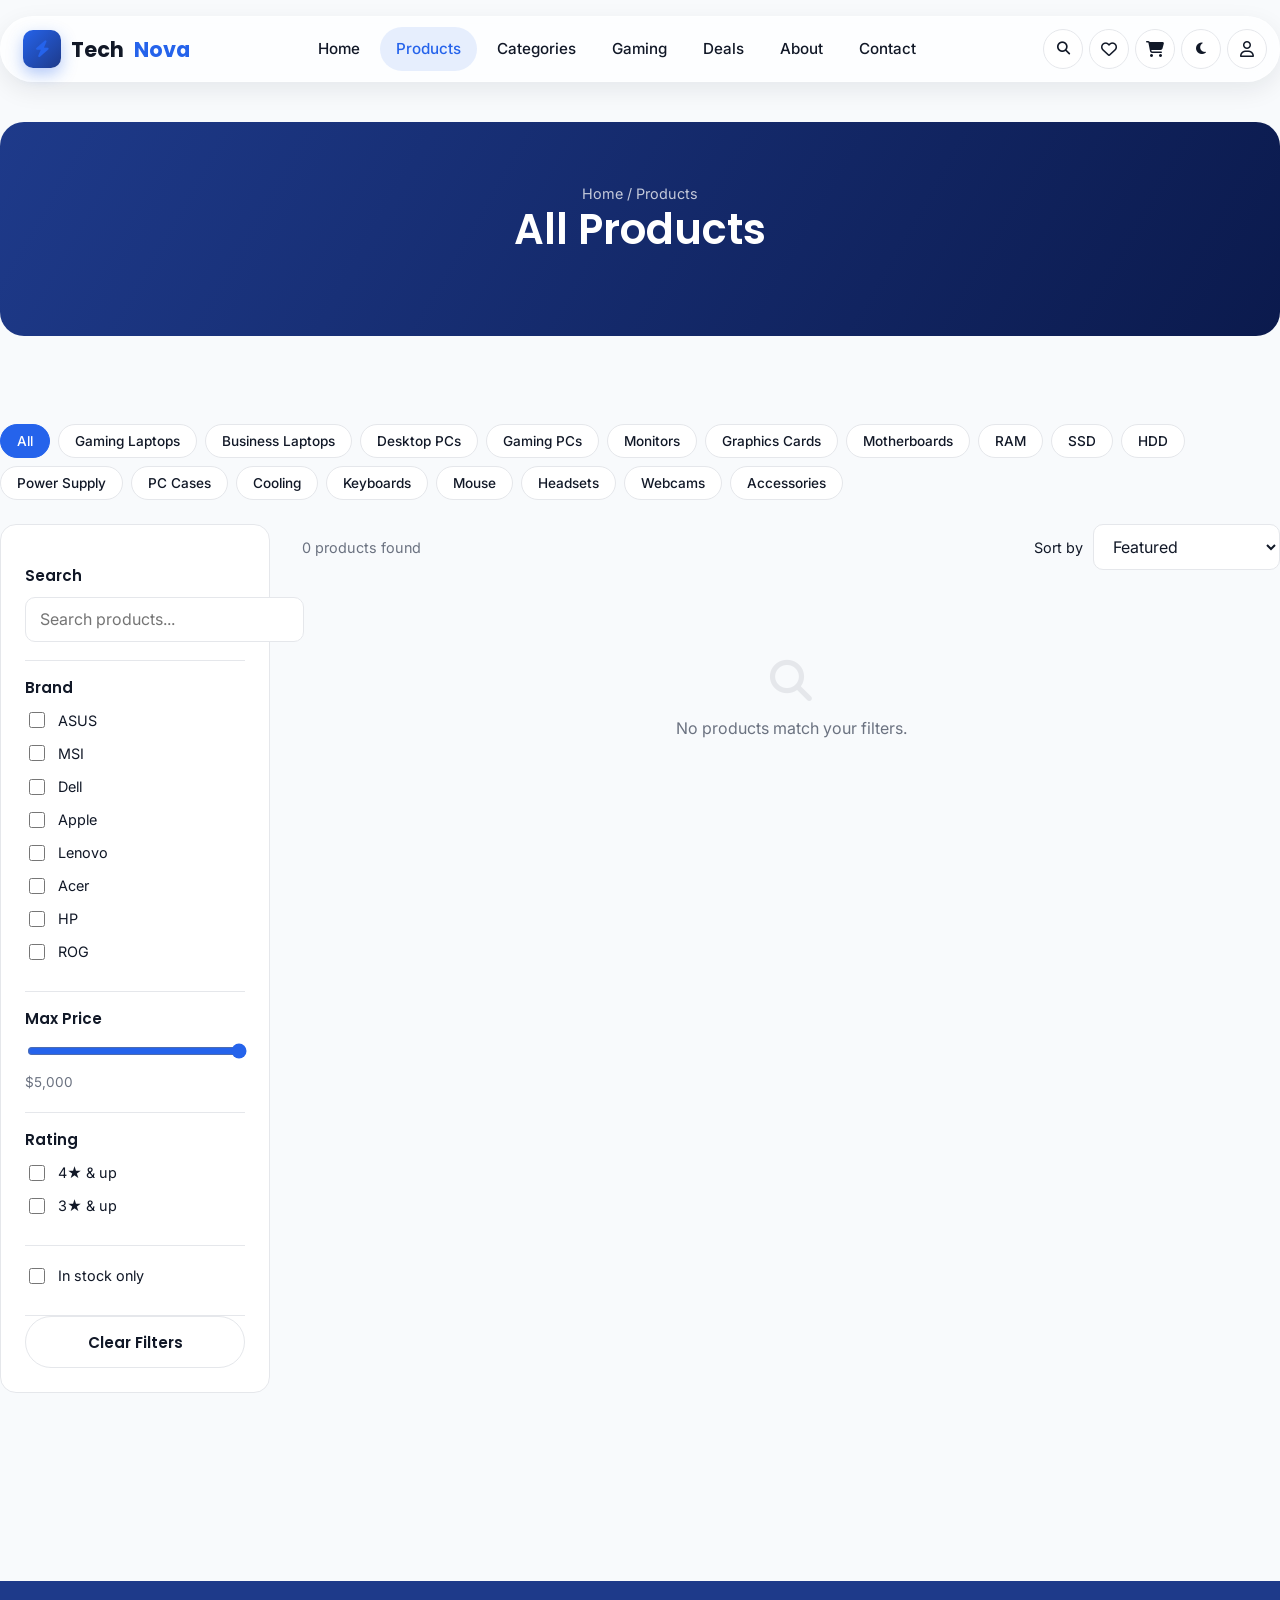
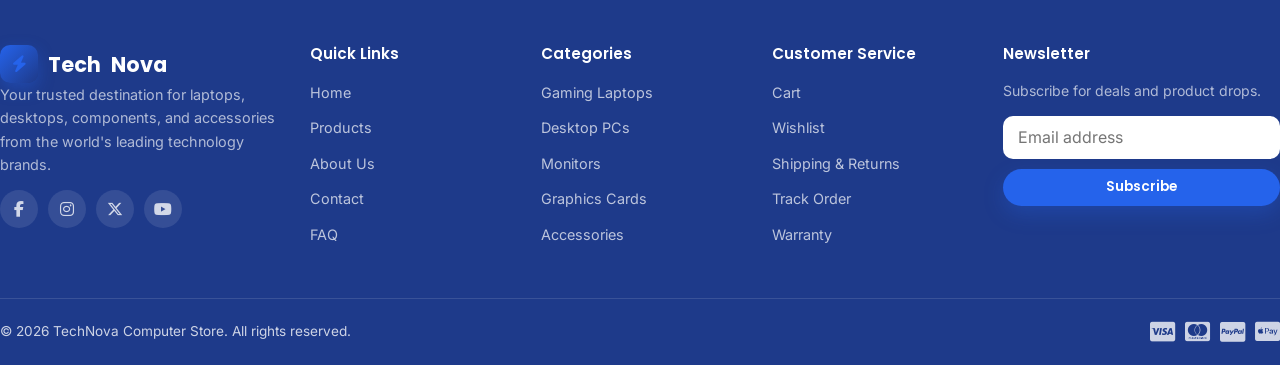
<file: products.html>
<!DOCTYPE html>
<html lang="en">
<head>
<meta charset="UTF-8">
<meta name="viewport" content="width=device-width, initial-scale=1.0">
<title>All Products — TechNova Computer Store</title>
<meta name="description" content="Browse laptops, desktops, gaming PCs, monitors, components and accessories. Filter by brand, category, price, and rating.">
<link rel="preconnect" href="https://fonts.googleapis.com">
<link href="https://fonts.googleapis.com/css2?family=Poppins:wght@500;600;700;800&family=Inter:wght@400;500;600;700&display=swap" rel="stylesheet">
<link rel="icon" type="image/svg+xml" href="images/icons/favicon.svg">
<link rel="stylesheet" href="https://cdnjs.cloudflare.com/ajax/libs/font-awesome/6.5.2/css/all.min.css">
<link rel="stylesheet" href="css/style.css">
<link rel="stylesheet" href="css/animations.css">
<link rel="stylesheet" href="css/responsive.css">
</head>
<body>

<header class="site-header" id="siteHeader">
  <div class="header-inner">
    <a href="index.html" class="logo"><span class="logo-mark"><i class="fa-solid fa-bolt"></i></span>Tech<span>Nova</span></a>
    <nav class="nav-menu" id="navMenu">
      <a href="index.html">Home</a>
      <a href="products.html" class="active">Products</a>
      <a href="#categories">Categories</a>
      <a href="products.html?category=gaming-laptops">Gaming</a>
      <a href="index.html#deals">Deals</a>
      <a href="about.html">About</a>
      <a href="contact.html">Contact</a>
    </nav>
    <div class="header-actions">
      <button class="icon-btn search-open-btn" aria-label="Search"><i class="fa-solid fa-magnifying-glass"></i></button>
      <a href="wishlist.html" class="icon-btn icon-btn-wrap" aria-label="Wishlist"><i class="fa-regular fa-heart"></i><span class="badge-dot wishlist-count">0</span></a>
      <a href="cart.html" class="icon-btn icon-btn-wrap" aria-label="Cart"><i class="fa-solid fa-cart-shopping"></i><span class="badge-dot cart-count">0</span></a>
      <button class="icon-btn theme-toggle" aria-label="Toggle dark mode"><i class="fa-solid fa-moon"></i></button>
      <a href="login.html" class="icon-btn" id="accountLink" aria-label="Account"><i class="fa-regular fa-user"></i></a>
      <button class="nav-toggle" id="navToggle" aria-label="Menu" aria-expanded="false"><span></span><span></span><span></span></button>
    </div>
  </div>
</header>

<div class="search-overlay" id="searchOverlay">
  <div class="search-panel">
    <div class="search-input-row">
      <i class="fa-solid fa-magnifying-glass"></i>
      <input type="text" id="searchInput" placeholder="Search laptops, GPUs, monitors...">
      <button id="searchCloseBtn" aria-label="Close search"><i class="fa-solid fa-xmark"></i></button>
    </div>
    <div class="search-results" id="searchResults"></div>
  </div>
</div>

<div class="page-banner">
  <nav class="breadcrumb"><a href="index.html">Home</a> / <span>Products</span></nav>
  <h1>All Products</h1>
</div>

<main class="section container" id="categories">

  <div class="category-chips" id="categoryChipsWrap">
    <button class="category-chip" data-category="all">All</button>
    <button class="category-chip" data-category="gaming-laptops">Gaming Laptops</button>
    <button class="category-chip" data-category="business-laptops">Business Laptops</button>
    <button class="category-chip" data-category="desktop-pcs">Desktop PCs</button>
    <button class="category-chip" data-category="gaming-pcs">Gaming PCs</button>
    <button class="category-chip" data-category="monitors">Monitors</button>
    <button class="category-chip" data-category="graphics-cards">Graphics Cards</button>
    <button class="category-chip" data-category="motherboards">Motherboards</button>
    <button class="category-chip" data-category="ram">RAM</button>
    <button class="category-chip" data-category="ssd">SSD</button>
    <button class="category-chip" data-category="hdd">HDD</button>
    <button class="category-chip" data-category="power-supply">Power Supply</button>
    <button class="category-chip" data-category="pc-cases">PC Cases</button>
    <button class="category-chip" data-category="cooling">Cooling</button>
    <button class="category-chip" data-category="keyboard">Keyboards</button>
    <button class="category-chip" data-category="mouse">Mouse</button>
    <button class="category-chip" data-category="headsets">Headsets</button>
    <button class="category-chip" data-category="webcam">Webcams</button>
    <button class="category-chip" data-category="accessories">Accessories</button>
  </div>

  <div class="products-layout">
    <aside class="filters-panel">
      <div class="filter-group">
        <h4>Search</h4>
        <input type="text" id="productSearchBox" placeholder="Search products...">
      </div>
      <div class="filter-group">
        <h4>Brand</h4>
        <label class="filter-check"><input type="checkbox" class="filter-brand" value="ASUS"> ASUS</label>
        <label class="filter-check"><input type="checkbox" class="filter-brand" value="MSI"> MSI</label>
        <label class="filter-check"><input type="checkbox" class="filter-brand" value="Dell"> Dell</label>
        <label class="filter-check"><input type="checkbox" class="filter-brand" value="Apple"> Apple</label>
        <label class="filter-check"><input type="checkbox" class="filter-brand" value="Lenovo"> Lenovo</label>
        <label class="filter-check"><input type="checkbox" class="filter-brand" value="Acer"> Acer</label>
        <label class="filter-check"><input type="checkbox" class="filter-brand" value="HP"> HP</label>
        <label class="filter-check"><input type="checkbox" class="filter-brand" value="ROG"> ROG</label>
      </div>
      <div class="filter-group">
        <h4>Max Price</h4>
        <input type="range" id="priceRange" min="50" max="5000" step="50" value="5000">
        <div class="price-value" id="priceValue">$5,000</div>
      </div>
      <div class="filter-group">
        <h4>Rating</h4>
        <label class="filter-check"><input type="checkbox" class="filter-rating" value="4"> 4★ &amp; up</label>
        <label class="filter-check"><input type="checkbox" class="filter-rating" value="3"> 3★ &amp; up</label>
      </div>
      <div class="filter-group">
        <label class="filter-check"><input type="checkbox" id="filterInStock"> In stock only</label>
      </div>
      <button class="btn btn-outline btn-block" id="clearFiltersBtn">Clear Filters</button>
    </aside>

    <div>
      <div class="products-toolbar">
        <span class="result-count" id="resultCount">Showing all products</span>
        <div class="sort-select-wrap">
          <label for="sortSelect">Sort by</label>
          <select id="sortSelect">
            <option value="featured">Featured</option>
            <option value="newest">Newest</option>
            <option value="bestselling">Best Selling</option>
            <option value="price-low">Price: Low to High</option>
            <option value="price-high">Price: High to Low</option>
            <option value="rating">Highest Rated</option>
          </select>
        </div>
      </div>
      <div class="product-grid" id="productGrid"></div>
    </div>
  </div>
</main>

<footer class="site-footer">
  <div class="container footer-top">
    <div class="footer-about">
      <a href="index.html" class="logo"><span class="logo-mark"><i class="fa-solid fa-bolt"></i></span>Tech<span style="color:#fff">Nova</span></a>
      <p>Your trusted destination for laptops, desktops, components, and accessories from the world's leading technology brands.</p>
      <div class="footer-social">
        <a href="#" aria-label="Facebook"><i class="fa-brands fa-facebook-f"></i></a>
        <a href="#" aria-label="Instagram"><i class="fa-brands fa-instagram"></i></a>
        <a href="#" aria-label="X"><i class="fa-brands fa-x-twitter"></i></a>
        <a href="#" aria-label="YouTube"><i class="fa-brands fa-youtube"></i></a>
      </div>
    </div>
    <div>
      <h4>Quick Links</h4>
      <ul class="footer-links">
        <li><a href="index.html">Home</a></li>
        <li><a href="products.html">Products</a></li>
        <li><a href="about.html">About Us</a></li>
        <li><a href="contact.html">Contact</a></li>
        <li><a href="faq.html">FAQ</a></li>
      </ul>
    </div>
    <div>
      <h4>Categories</h4>
      <ul class="footer-links">
        <li><a href="products.html?category=gaming-laptops">Gaming Laptops</a></li>
        <li><a href="products.html?category=desktop-pcs">Desktop PCs</a></li>
        <li><a href="products.html?category=monitors">Monitors</a></li>
        <li><a href="products.html?category=graphics-cards">Graphics Cards</a></li>
        <li><a href="products.html?category=accessories">Accessories</a></li>
      </ul>
    </div>
    <div>
      <h4>Customer Service</h4>
      <ul class="footer-links">
        <li><a href="cart.html">Cart</a></li>
        <li><a href="wishlist.html">Wishlist</a></li>
        <li><a href="faq.html">Shipping &amp; Returns</a></li>
        <li><a href="contact.html">Track Order</a></li>
        <li><a href="faq.html">Warranty</a></li>
      </ul>
    </div>
    <div>
      <h4>Newsletter</h4>
      <p style="font-size:0.88rem;color:rgba(255,255,255,0.65)">Subscribe for deals and product drops.</p>
      <form class="newsletter-form" style="flex-direction:column;align-items:stretch">
        <input type="email" placeholder="Email address" required aria-label="Email address">
        <button type="submit" class="btn btn-primary btn-sm">Subscribe</button>
        <span class="form-message"></span>
      </form>
    </div>
  </div>
  <div class="container footer-bottom">
    <span>© 2026 TechNova Computer Store. All rights reserved.</span>
    <div class="footer-payments" aria-label="Accepted payment methods">
      <i class="fa-brands fa-cc-visa"></i><i class="fa-brands fa-cc-mastercard"></i><i class="fa-brands fa-cc-paypal"></i><i class="fa-brands fa-cc-apple-pay"></i>
    </div>
  </div>
</footer>

<button class="back-to-top" id="backToTop" aria-label="Back to top"><i class="fa-solid fa-arrow-up"></i></button>

<div class="modal" id="quickViewModal">
  <div class="modal-panel">
    <button class="modal-close" data-close-modal aria-label="Close"><i class="fa-solid fa-xmark"></i></button>
    <div id="quickViewBody"></div>
  </div>
</div>

<script src="js/config.js"></script>
<script src="js/api.js"></script>
<script src="js/auth.js"></script>
<script src="js/products.js"></script>
<script src="js/cart.js"></script>
<script src="js/wishlist.js"></script>
<script src="js/search.js"></script>
<script src="js/app.js"></script>
</body>
</html>
</file>
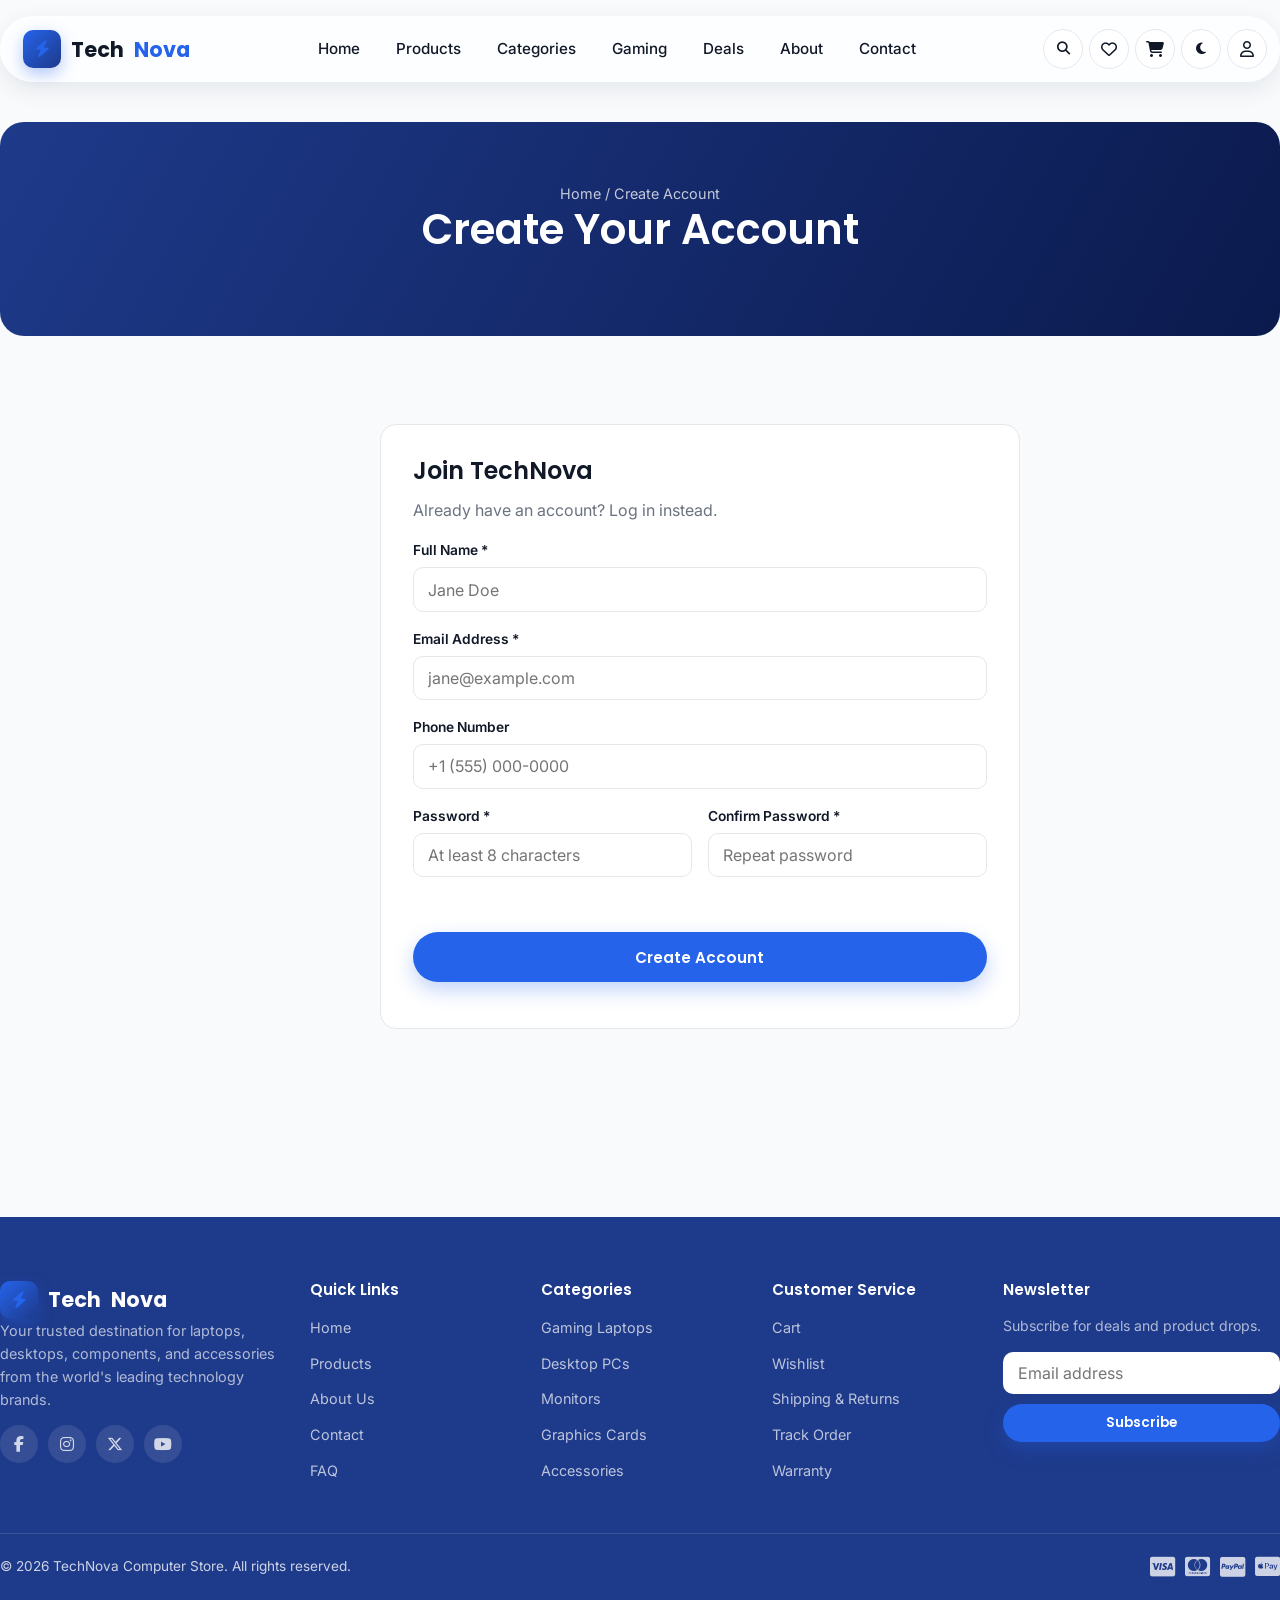
<file: register.html>
<!DOCTYPE html>
<html lang="en">
<head>
<meta charset="UTF-8">
<meta name="viewport" content="width=device-width, initial-scale=1.0">
<title>Create Account — TechNova Computer Store</title>
<link rel="preconnect" href="https://fonts.googleapis.com">
<link href="https://fonts.googleapis.com/css2?family=Poppins:wght@500;600;700;800&family=Inter:wght@400;500;600;700&display=swap" rel="stylesheet">
<link rel="icon" type="image/svg+xml" href="images/icons/favicon.svg">
<link rel="stylesheet" href="https://cdnjs.cloudflare.com/ajax/libs/font-awesome/6.5.2/css/all.min.css">
<link rel="stylesheet" href="css/style.css">
<link rel="stylesheet" href="css/animations.css">
<link rel="stylesheet" href="css/responsive.css">
</head>
<body>

<header class="site-header" id="siteHeader">
  <div class="header-inner">
    <a href="index.html" class="logo"><span class="logo-mark"><i class="fa-solid fa-bolt"></i></span>Tech<span>Nova</span></a>
    <nav class="nav-menu" id="navMenu">
      <a href="index.html">Home</a>
      <a href="products.html">Products</a>
      <a href="products.html#categories">Categories</a>
      <a href="products.html?category=gaming-laptops">Gaming</a>
      <a href="index.html#deals">Deals</a>
      <a href="about.html">About</a>
      <a href="contact.html">Contact</a>
    </nav>
    <div class="header-actions">
      <button class="icon-btn search-open-btn" aria-label="Search"><i class="fa-solid fa-magnifying-glass"></i></button>
      <a href="wishlist.html" class="icon-btn icon-btn-wrap" aria-label="Wishlist"><i class="fa-regular fa-heart"></i><span class="badge-dot wishlist-count">0</span></a>
      <a href="cart.html" class="icon-btn icon-btn-wrap" aria-label="Cart"><i class="fa-solid fa-cart-shopping"></i><span class="badge-dot cart-count">0</span></a>
      <button class="icon-btn theme-toggle" aria-label="Toggle dark mode"><i class="fa-solid fa-moon"></i></button>
      <a href="login.html" class="icon-btn" id="accountLink" aria-label="Account"><i class="fa-regular fa-user"></i></a>
      <button class="nav-toggle" id="navToggle" aria-label="Menu" aria-expanded="false"><span></span><span></span><span></span></button>
    </div>
  </div>
</header>

<div class="search-overlay" id="searchOverlay">
  <div class="search-panel">
    <div class="search-input-row">
      <i class="fa-solid fa-magnifying-glass"></i>
      <input type="text" id="searchInput" placeholder="Search laptops, GPUs, monitors...">
      <button id="searchCloseBtn" aria-label="Close search"><i class="fa-solid fa-xmark"></i></button>
    </div>
    <div class="search-results" id="searchResults"></div>
  </div>
</div>

<div class="page-banner">
  <nav class="breadcrumb"><a href="index.html">Home</a> / <span>Create Account</span></nav>
  <h1>Create Your Account</h1>
</div>

<main class="section container">
  <div class="contact-layout" style="grid-template-columns:1fr; max-width:520px; margin:0 auto">
    <div class="contact-form-card fade-up">
      <h2>Join TechNova</h2>
      <p>Already have an account? <a href="login.html">Log in</a> instead.</p>
      <form id="registerForm" novalidate>
        <div class="form-field">
          <label for="rg-name">Full Name *</label>
          <input type="text" id="rg-name" name="name" placeholder="Jane Doe" required>
        </div>
        <div class="form-field">
          <label for="rg-email">Email Address *</label>
          <input type="email" id="rg-email" name="email" placeholder="jane@example.com" required>
        </div>
        <div class="form-field">
          <label for="rg-phone">Phone Number</label>
          <input type="tel" id="rg-phone" name="phone" placeholder="+1 (555) 000-0000">
        </div>
        <div class="form-row">
          <div class="form-field">
            <label for="rg-password">Password *</label>
            <input type="password" id="rg-password" name="password" placeholder="At least 8 characters" required minlength="8">
          </div>
          <div class="form-field">
            <label for="rg-password-confirm">Confirm Password *</label>
            <input type="password" id="rg-password-confirm" name="password_confirmation" placeholder="Repeat password" required minlength="8">
            <span class="field-error"></span>
          </div>
        </div>
        <button type="submit" class="btn btn-primary btn-block">Create Account</button>
        <p class="form-message" id="registerFeedback"></p>
      </form>
    </div>
  </div>
</main>

<footer class="site-footer">
  <div class="container footer-top">
    <div class="footer-about">
      <a href="index.html" class="logo"><span class="logo-mark"><i class="fa-solid fa-bolt"></i></span>Tech<span style="color:#fff">Nova</span></a>
      <p>Your trusted destination for laptops, desktops, components, and accessories from the world's leading technology brands.</p>
      <div class="footer-social">
        <a href="#" aria-label="Facebook"><i class="fa-brands fa-facebook-f"></i></a>
        <a href="#" aria-label="Instagram"><i class="fa-brands fa-instagram"></i></a>
        <a href="#" aria-label="X"><i class="fa-brands fa-x-twitter"></i></a>
        <a href="#" aria-label="YouTube"><i class="fa-brands fa-youtube"></i></a>
      </div>
    </div>
    <div>
      <h4>Quick Links</h4>
      <ul class="footer-links">
        <li><a href="index.html">Home</a></li>
        <li><a href="products.html">Products</a></li>
        <li><a href="about.html">About Us</a></li>
        <li><a href="contact.html">Contact</a></li>
        <li><a href="faq.html">FAQ</a></li>
      </ul>
    </div>
    <div>
      <h4>Categories</h4>
      <ul class="footer-links">
        <li><a href="products.html?category=gaming-laptops">Gaming Laptops</a></li>
        <li><a href="products.html?category=desktop-pcs">Desktop PCs</a></li>
        <li><a href="products.html?category=monitors">Monitors</a></li>
        <li><a href="products.html?category=graphics-cards">Graphics Cards</a></li>
        <li><a href="products.html?category=accessories">Accessories</a></li>
      </ul>
    </div>
    <div>
      <h4>Customer Service</h4>
      <ul class="footer-links">
        <li><a href="cart.html">Cart</a></li>
        <li><a href="wishlist.html">Wishlist</a></li>
        <li><a href="faq.html">Shipping &amp; Returns</a></li>
        <li><a href="contact.html">Track Order</a></li>
        <li><a href="faq.html">Warranty</a></li>
      </ul>
    </div>
    <div>
      <h4>Newsletter</h4>
      <p style="font-size:0.88rem;color:rgba(255,255,255,0.65)">Subscribe for deals and product drops.</p>
      <form class="newsletter-form" style="flex-direction:column;align-items:stretch">
        <input type="email" placeholder="Email address" required aria-label="Email address">
        <button type="submit" class="btn btn-primary btn-sm">Subscribe</button>
        <span class="form-message"></span>
      </form>
    </div>
  </div>
  <div class="container footer-bottom">
    <span>© 2026 TechNova Computer Store. All rights reserved.</span>
    <div class="footer-payments" aria-label="Accepted payment methods">
      <i class="fa-brands fa-cc-visa"></i><i class="fa-brands fa-cc-mastercard"></i><i class="fa-brands fa-cc-paypal"></i><i class="fa-brands fa-cc-apple-pay"></i>
    </div>
  </div>
</footer>

<button class="back-to-top" id="backToTop" aria-label="Back to top"><i class="fa-solid fa-arrow-up"></i></button>

<script src="js/config.js"></script>
<script src="js/api.js"></script>
<script src="js/auth.js"></script>
<script src="js/products.js"></script>
<script src="js/cart.js"></script>
<script src="js/wishlist.js"></script>
<script src="js/search.js"></script>
<script src="js/app.js"></script>
</body>
</html>
</file>
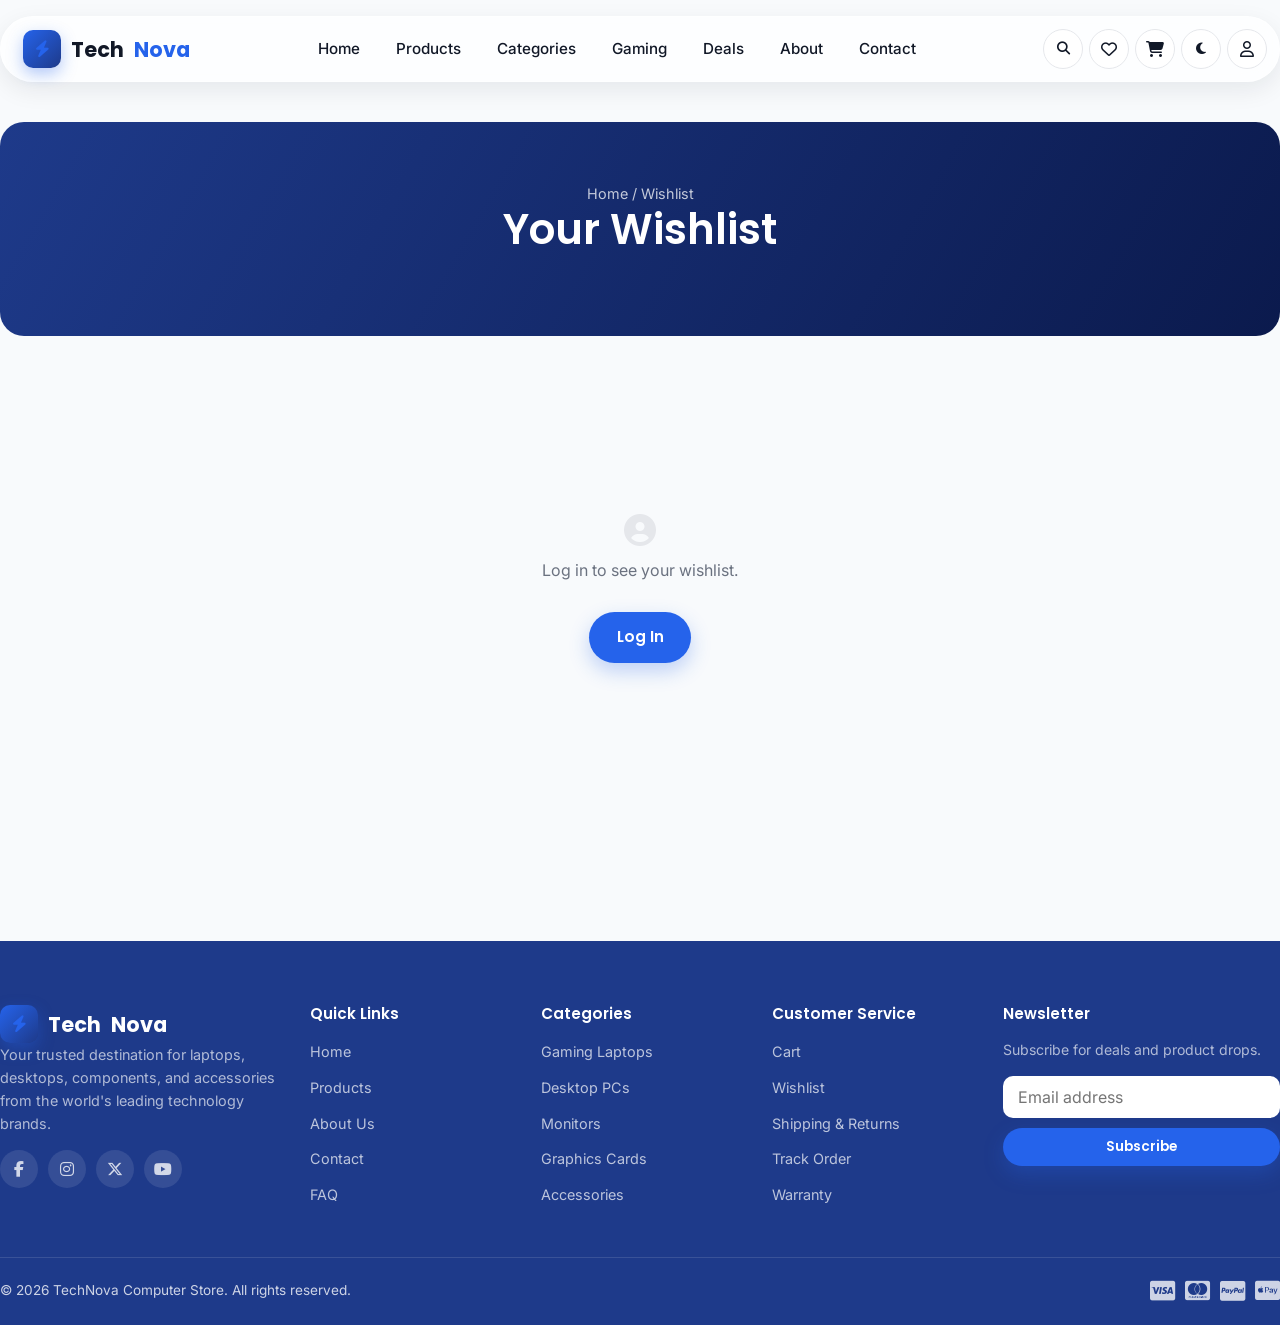
<file: wishlist.html>
<!DOCTYPE html>
<html lang="en">
<head>
<meta charset="UTF-8">
<meta name="viewport" content="width=device-width, initial-scale=1.0">
<title>Your Wishlist — TechNova Computer Store</title>
<link rel="preconnect" href="https://fonts.googleapis.com">
<link href="https://fonts.googleapis.com/css2?family=Poppins:wght@500;600;700;800&family=Inter:wght@400;500;600;700&display=swap" rel="stylesheet">
<link rel="icon" type="image/svg+xml" href="images/icons/favicon.svg">
<link rel="stylesheet" href="https://cdnjs.cloudflare.com/ajax/libs/font-awesome/6.5.2/css/all.min.css">
<link rel="stylesheet" href="css/style.css">
<link rel="stylesheet" href="css/animations.css">
<link rel="stylesheet" href="css/responsive.css">
</head>
<body>

<header class="site-header" id="siteHeader">
  <div class="header-inner">
    <a href="index.html" class="logo"><span class="logo-mark"><i class="fa-solid fa-bolt"></i></span>Tech<span>Nova</span></a>
    <nav class="nav-menu" id="navMenu">
      <a href="index.html">Home</a>
      <a href="products.html">Products</a>
      <a href="products.html#categories">Categories</a>
      <a href="products.html?category=gaming-laptops">Gaming</a>
      <a href="index.html#deals">Deals</a>
      <a href="about.html">About</a>
      <a href="contact.html">Contact</a>
    </nav>
    <div class="header-actions">
      <button class="icon-btn search-open-btn" aria-label="Search"><i class="fa-solid fa-magnifying-glass"></i></button>
      <a href="wishlist.html" class="icon-btn icon-btn-wrap" aria-label="Wishlist"><i class="fa-regular fa-heart"></i><span class="badge-dot wishlist-count">0</span></a>
      <a href="cart.html" class="icon-btn icon-btn-wrap" aria-label="Cart"><i class="fa-solid fa-cart-shopping"></i><span class="badge-dot cart-count">0</span></a>
      <button class="icon-btn theme-toggle" aria-label="Toggle dark mode"><i class="fa-solid fa-moon"></i></button>
      <a href="login.html" class="icon-btn" id="accountLink" aria-label="Account"><i class="fa-regular fa-user"></i></a>
      <button class="nav-toggle" id="navToggle" aria-label="Menu" aria-expanded="false"><span></span><span></span><span></span></button>
    </div>
  </div>
</header>

<div class="search-overlay" id="searchOverlay">
  <div class="search-panel">
    <div class="search-input-row">
      <i class="fa-solid fa-magnifying-glass"></i>
      <input type="text" id="searchInput" placeholder="Search laptops, GPUs, monitors...">
      <button id="searchCloseBtn" aria-label="Close search"><i class="fa-solid fa-xmark"></i></button>
    </div>
    <div class="search-results" id="searchResults"></div>
  </div>
</div>

<div class="page-banner">
  <nav class="breadcrumb"><a href="index.html">Home</a> / <span>Wishlist</span></nav>
  <h1>Your Wishlist</h1>
</div>

<main class="section container">
  <div class="product-grid" id="wishlistItems"></div>
  <div class="empty-cart-state" id="wishlistEmpty">
    <i class="fa-regular fa-heart"></i>
    <h3>Your wishlist is empty</h3>
    <p>Save products you love and find them here anytime.</p>
    <a href="products.html" class="btn btn-primary">Browse Products</a>
  </div>
</main>

<footer class="site-footer">
  <div class="container footer-top">
    <div class="footer-about">
      <a href="index.html" class="logo"><span class="logo-mark"><i class="fa-solid fa-bolt"></i></span>Tech<span style="color:#fff">Nova</span></a>
      <p>Your trusted destination for laptops, desktops, components, and accessories from the world's leading technology brands.</p>
      <div class="footer-social">
        <a href="#" aria-label="Facebook"><i class="fa-brands fa-facebook-f"></i></a>
        <a href="#" aria-label="Instagram"><i class="fa-brands fa-instagram"></i></a>
        <a href="#" aria-label="X"><i class="fa-brands fa-x-twitter"></i></a>
        <a href="#" aria-label="YouTube"><i class="fa-brands fa-youtube"></i></a>
      </div>
    </div>
    <div>
      <h4>Quick Links</h4>
      <ul class="footer-links">
        <li><a href="index.html">Home</a></li>
        <li><a href="products.html">Products</a></li>
        <li><a href="about.html">About Us</a></li>
        <li><a href="contact.html">Contact</a></li>
        <li><a href="faq.html">FAQ</a></li>
      </ul>
    </div>
    <div>
      <h4>Categories</h4>
      <ul class="footer-links">
        <li><a href="products.html?category=gaming-laptops">Gaming Laptops</a></li>
        <li><a href="products.html?category=desktop-pcs">Desktop PCs</a></li>
        <li><a href="products.html?category=monitors">Monitors</a></li>
        <li><a href="products.html?category=graphics-cards">Graphics Cards</a></li>
        <li><a href="products.html?category=accessories">Accessories</a></li>
      </ul>
    </div>
    <div>
      <h4>Customer Service</h4>
      <ul class="footer-links">
        <li><a href="cart.html">Cart</a></li>
        <li><a href="wishlist.html">Wishlist</a></li>
        <li><a href="faq.html">Shipping &amp; Returns</a></li>
        <li><a href="contact.html">Track Order</a></li>
        <li><a href="faq.html">Warranty</a></li>
      </ul>
    </div>
    <div>
      <h4>Newsletter</h4>
      <p style="font-size:0.88rem;color:rgba(255,255,255,0.65)">Subscribe for deals and product drops.</p>
      <form class="newsletter-form" style="flex-direction:column;align-items:stretch">
        <input type="email" placeholder="Email address" required aria-label="Email address">
        <button type="submit" class="btn btn-primary btn-sm">Subscribe</button>
        <span class="form-message"></span>
      </form>
    </div>
  </div>
  <div class="container footer-bottom">
    <span>© 2026 TechNova Computer Store. All rights reserved.</span>
    <div class="footer-payments" aria-label="Accepted payment methods">
      <i class="fa-brands fa-cc-visa"></i><i class="fa-brands fa-cc-mastercard"></i><i class="fa-brands fa-cc-paypal"></i><i class="fa-brands fa-cc-apple-pay"></i>
    </div>
  </div>
</footer>

<button class="back-to-top" id="backToTop" aria-label="Back to top"><i class="fa-solid fa-arrow-up"></i></button>

<div class="modal" id="quickViewModal">
  <div class="modal-panel">
    <button class="modal-close" data-close-modal aria-label="Close"><i class="fa-solid fa-xmark"></i></button>
    <div id="quickViewBody"></div>
  </div>
</div>

<script src="js/config.js"></script>
<script src="js/api.js"></script>
<script src="js/auth.js"></script>
<script src="js/products.js"></script>
<script src="js/cart.js"></script>
<script src="js/wishlist.js"></script>
<script src="js/search.js"></script>
<script src="js/app.js"></script>
</body>
</html>
</file>
<file: css/style.css>
/* ==========================================================================
   TechNova Computer Store — Core Stylesheet
   ========================================================================== */

:root {
  --primary: #2563eb;
  --primary-dark: #1d4ed8;
  --secondary: #1e3a8a;
  --bg: #f8fafc;
  --card: #ffffff;
  --text: #111827;
  --text-muted: #6b7280;
  --success: #10b981;
  --sale: #f97316;
  --border: #e5e7eb;

  --radius: 16px;
  --radius-sm: 10px;
  --radius-lg: 24px;
  --shadow-sm: 0 1px 3px rgba(17, 24, 39, 0.06), 0 1px 2px rgba(17, 24, 39, 0.04);
  --shadow-md: 0 8px 24px rgba(17, 24, 39, 0.08);
  --shadow-lg: 0 20px 45px rgba(17, 24, 39, 0.12);
  --header-h: 76px;

  --font-heading: "Poppins", sans-serif;
  --font-body: "Inter", sans-serif;
}

[data-theme="dark"] {
  --bg: #0b1220;
  --card: #111827;
  --text: #f1f5f9;
  --text-muted: #94a3b8;
  --border: #1f2937;
  --shadow-sm: 0 1px 3px rgba(0, 0, 0, 0.3);
  --shadow-md: 0 8px 24px rgba(0, 0, 0, 0.35);
  --shadow-lg: 0 20px 45px rgba(0, 0, 0, 0.5);
}

* { box-sizing: border-box; }

html { scroll-behavior: smooth; }

body {
  margin: 0;
  font-family: var(--font-body);
  background: var(--bg);
  color: var(--text);
  line-height: 1.6;
  -webkit-font-smoothing: antialiased;
  transition: background 0.3s ease, color 0.3s ease;
}

h1, h2, h3, h4, h5 {
  font-family: var(--font-heading);
  font-weight: 600;
  line-height: 1.2;
  margin: 0 0 0.5em;
  color: var(--text);
}

p { margin: 0 0 1em; color: var(--text-muted); }

a { color: inherit; text-decoration: none; }

img { max-width: 100%; display: block; }

ul { list-style: none; margin: 0; padding: 0; }

button { font-family: inherit; cursor: pointer; border: none; background: none; color: inherit; }

input, textarea, select {
  font-family: inherit;
  font-size: 1rem;
  color: var(--text);
  background: var(--card);
  border: 1px solid var(--border);
  border-radius: var(--radius-sm);
  padding: 0.7rem 0.9rem;
}

input:focus-visible, textarea:focus-visible, select:focus-visible,
button:focus-visible, a:focus-visible {
  outline: 2px solid var(--primary);
  outline-offset: 2px;
}

.container {
  max-width: 1280px;
  margin: 0 auto;
  padding: 0 24px;
}

.section { padding: 88px 0; }
.section-tight { padding: 56px 0; }

.section-head { text-align: center; max-width: 640px; margin: 0 auto 48px; }
.eyebrow {
  display: inline-block;
  font-family: var(--font-heading);
  font-size: 0.78rem;
  font-weight: 600;
  letter-spacing: 0.14em;
  text-transform: uppercase;
  color: var(--primary);
  background: rgba(37, 99, 235, 0.08);
  padding: 6px 14px;
  border-radius: 100px;
  margin-bottom: 14px;
}
.section-head h2 { font-size: clamp(1.7rem, 3vw, 2.4rem); }
.section-head p { font-size: 1.05rem; }

/* ---- Buttons ------------------------------------------------------- */
.btn {
  display: inline-flex;
  align-items: center;
  justify-content: center;
  gap: 8px;
  padding: 0.85rem 1.7rem;
  border-radius: 100px;
  font-weight: 600;
  font-size: 0.95rem;
  font-family: var(--font-heading);
  position: relative;
  overflow: hidden;
  transition: transform 0.2s ease, box-shadow 0.2s ease, background 0.2s ease;
  white-space: nowrap;
}
.btn:active { transform: scale(0.97); }
.btn-primary { background: var(--primary); color: #fff; box-shadow: 0 8px 20px rgba(37, 99, 235, 0.28); }
.btn-primary:hover { background: var(--primary-dark); box-shadow: 0 10px 26px rgba(37, 99, 235, 0.36); transform: translateY(-2px); }
.btn-outline { background: transparent; color: var(--text); border: 1.5px solid var(--border); }
.btn-outline:hover { border-color: var(--primary); color: var(--primary); transform: translateY(-2px); }
.btn-ghost { background: rgba(255,255,255,0.14); color: #fff; border: 1.5px solid rgba(255,255,255,0.4); backdrop-filter: blur(6px); }
.btn-ghost:hover { background: rgba(255,255,255,0.24); transform: translateY(-2px); }
.btn-block { width: 100%; }
.btn-sm { padding: 0.55rem 1.1rem; font-size: 0.85rem; }
.btn[disabled] { opacity: 0.5; cursor: not-allowed; pointer-events: none; }

.link-btn { color: var(--primary); font-weight: 600; font-size: 0.9rem; display: inline-flex; align-items: center; gap: 6px; }
.link-btn:hover { text-decoration: underline; }

.icon-btn {
  width: 40px; height: 40px;
  display: inline-flex; align-items: center; justify-content: center;
  border-radius: 50%;
  background: var(--card);
  border: 1px solid var(--border);
  color: var(--text);
  transition: all 0.2s ease;
}
.icon-btn:hover { background: var(--primary); color: #fff; border-color: var(--primary); transform: translateY(-2px); }
.icon-btn.active { color: var(--sale); border-color: var(--sale); }
.icon-btn.active:hover { background: var(--sale); color: #fff; }

/* ---- Header ---------------------------------------------------------- */
.site-header {
  position: sticky; top: 0; z-index: 200;
  padding: 16px 0;
  transition: all 0.3s ease;
}
.header-inner {
  display: flex; align-items: center; justify-content: space-between;
  gap: 24px;
  background: rgba(255, 255, 255, 0.72);
  backdrop-filter: blur(16px) saturate(160%);
  -webkit-backdrop-filter: blur(16px) saturate(160%);
  border: 1px solid rgba(255,255,255,0.5);
  border-radius: 100px;
  padding: 10px 12px 10px 22px;
  box-shadow: var(--shadow-md);
  max-width: 1280px;
  margin: 0 auto;
}
[data-theme="dark"] .header-inner { background: rgba(17, 24, 39, 0.72); border-color: rgba(255,255,255,0.08); }
.site-header.scrolled .header-inner { box-shadow: var(--shadow-lg); }

.logo { display: flex; align-items: center; gap: 10px; font-family: var(--font-heading); font-weight: 700; font-size: 1.3rem; }
.logo-mark {
  width: 38px; height: 38px; border-radius: 10px;
  background: linear-gradient(135deg, var(--primary), var(--secondary));
  display: flex; align-items: center; justify-content: center; color: #fff; font-size: 1.05rem;
  box-shadow: 0 6px 16px rgba(37,99,235,0.35);
}
.logo span { color: var(--primary); }

.nav-menu { display: flex; align-items: center; gap: 4px; }
.nav-menu a {
  padding: 10px 16px; border-radius: 100px; font-weight: 500; font-size: 0.95rem;
  transition: all 0.2s ease;
}
.nav-menu a:hover, .nav-menu a.active { background: rgba(37,99,235,0.1); color: var(--primary); }

.header-actions { display: flex; align-items: center; gap: 6px; }
.badge-dot {
  position: absolute; top: -2px; right: -2px;
  background: var(--sale); color: #fff; font-size: 0.65rem; font-weight: 700;
  min-width: 18px; height: 18px; border-radius: 50%;
  display: inline-flex; align-items: center; justify-content: center;
  padding: 0 3px;
}
.icon-btn-wrap { position: relative; }

.nav-toggle {
  display: none; flex-direction: column; gap: 5px; width: 40px; height: 40px;
  align-items: center; justify-content: center; border-radius: 50%;
}
.nav-toggle span { width: 20px; height: 2px; background: var(--text); transition: all 0.25s ease; }
.nav-toggle.open span:nth-child(1) { transform: translateY(7px) rotate(45deg); }
.nav-toggle.open span:nth-child(2) { opacity: 0; }
.nav-toggle.open span:nth-child(3) { transform: translateY(-7px) rotate(-45deg); }

/* ---- Search overlay --------------------------------------------------- */
.search-overlay {
  position: fixed; inset: 0; z-index: 500;
  background: rgba(15, 23, 42, 0.55);
  backdrop-filter: blur(4px);
  display: flex; align-items: flex-start; justify-content: center;
  padding: 90px 20px;
  opacity: 0; pointer-events: none; transition: opacity 0.25s ease;
}
.search-overlay.open { opacity: 1; pointer-events: all; }
.search-panel {
  background: var(--card); border-radius: var(--radius-lg); box-shadow: var(--shadow-lg);
  width: 100%; max-width: 620px; padding: 24px; transform: translateY(-16px); transition: transform 0.25s ease;
}
.search-overlay.open .search-panel { transform: translateY(0); }
.search-input-row { display: flex; align-items: center; gap: 12px; border-bottom: 1px solid var(--border); padding-bottom: 14px; }
.search-input-row i { color: var(--text-muted); font-size: 1.1rem; }
.search-input-row input { border: none; flex: 1; font-size: 1.1rem; padding: 4px 0; }
.search-input-row input:focus-visible { outline: none; }
.search-results { margin-top: 14px; max-height: 50vh; overflow-y: auto; display: flex; flex-direction: column; gap: 4px; }
.search-result-row { display: flex; align-items: center; gap: 12px; padding: 10px; border-radius: var(--radius-sm); }
.search-result-row:hover { background: var(--bg); }
.search-result-icon { width: 44px; height: 44px; border-radius: 10px; display: flex; align-items: center; justify-content: center; color: #fff; flex-shrink: 0; }
.search-result-row strong { display: block; font-size: 0.92rem; }
.search-result-row small { color: var(--text-muted); }
.search-empty { color: var(--text-muted); text-align: center; padding: 20px 0; }

/* ---- Hero -------------------------------------------------------------- */
.hero {
  position: relative;
  overflow: hidden;
  border-radius: var(--radius-lg);
  margin: 24px auto 0;
  max-width: 1280px;
  background:
    radial-gradient(circle at 15% 20%, rgba(96, 165, 250, 0.55), transparent 45%),
    radial-gradient(circle at 85% 80%, rgba(30, 58, 138, 0.7), transparent 50%),
    linear-gradient(135deg, var(--secondary), #0b1a4d 70%);
  color: #fff;
  padding: 100px 48px;
  display: grid;
  grid-template-columns: 1.1fr 0.9fr;
  align-items: center;
  gap: 40px;
}
.hero-content .eyebrow { background: rgba(255,255,255,0.15); color: #fff; }
.hero h1 { font-size: clamp(2.1rem, 4.2vw, 3.4rem); color: #fff; margin-bottom: 0.4em; }
.hero p { color: rgba(255,255,255,0.82); font-size: 1.1rem; max-width: 520px; }
.hero-actions { display: flex; gap: 14px; margin-top: 28px; flex-wrap: wrap; }
.hero-stats { display: flex; gap: 32px; margin-top: 44px; }
.hero-stats div strong { display: block; font-family: var(--font-heading); font-size: 1.5rem; }
.hero-stats div span { font-size: 0.85rem; color: rgba(255,255,255,0.7); }

.hero-visual {
  position: relative;
  display: flex; align-items: center; justify-content: center;
}
.device-stack {
  position: relative;
  width: 100%;
  max-width: 380px;
  aspect-ratio: 1/1;
}
.device-panel {
  position: absolute;
  border-radius: 20px;
  background: linear-gradient(155deg, rgba(255,255,255,0.16), rgba(255,255,255,0.03));
  border: 1px solid rgba(255,255,255,0.25);
  backdrop-filter: blur(6px);
  box-shadow: 0 30px 60px rgba(0,0,0,0.35);
}
.device-panel.p1 { width: 78%; height: 60%; top: 8%; left: 4%; animation: float 6s ease-in-out infinite; display:flex; align-items:center; justify-content:center; }
.device-panel.p2 { width: 46%; height: 46%; bottom: 6%; right: 2%; animation: float 7s ease-in-out infinite 0.4s; display:flex; align-items:center; justify-content:center; }
.device-panel.p3 { width: 34%; height: 34%; bottom: -2%; left: 8%; animation: float 5.5s ease-in-out infinite 0.8s; display:flex; align-items:center; justify-content:center; }
.device-panel i { font-size: 2.6rem; color: rgba(255,255,255,0.85); }
.device-panel.p3 i { font-size: 1.7rem; }

/* ---- Marquee / trust bar --------------------------------------------- */
.trust-bar {
  display: flex; flex-wrap: wrap; justify-content: center; gap: 40px;
  padding: 28px 0; color: var(--text-muted); font-size: 0.9rem;
}
.trust-bar span { display: flex; align-items: center; gap: 8px; }
.trust-bar i { color: var(--success); }

/* ---- Brand grid --------------------------------------------------------*/
.brand-grid { display: grid; grid-template-columns: repeat(8, 1fr); gap: 16px; }
.brand-card {
  background: var(--card); border: 1px solid var(--border); border-radius: var(--radius);
  padding: 26px 10px; text-align: center; font-family: var(--font-heading); font-weight: 600;
  transition: all 0.25s ease; box-shadow: var(--shadow-sm);
}
.brand-card:hover { transform: translateY(-6px); box-shadow: var(--shadow-md); border-color: var(--primary); color: var(--primary); }

/* ---- Category grid ------------------------------------------------------*/
.category-grid { display: grid; grid-template-columns: repeat(6, 1fr); gap: 18px; }
.category-card {
  background: var(--card); border: 1px solid var(--border); border-radius: var(--radius);
  padding: 28px 16px; text-align: center; box-shadow: var(--shadow-sm);
  transition: all 0.25s ease;
  display: flex; flex-direction: column; align-items: center; gap: 12px;
}
.category-card:hover { transform: translateY(-6px) scale(1.02); box-shadow: var(--shadow-md); border-color: var(--primary); }
.category-icon {
  width: 56px; height: 56px; border-radius: 16px;
  background: rgba(37,99,235,0.1); color: var(--primary);
  display: flex; align-items: center; justify-content: center; font-size: 1.4rem;
}
.category-name { font-weight: 600; font-size: 0.92rem; }

/* ---- Product grid & cards ----------------------------------------------*/
.product-grid { display: grid; grid-template-columns: repeat(4, 1fr); gap: 24px; }
.product-card {
  position: relative;
  background: var(--card); border: 1px solid var(--border); border-radius: var(--radius);
  overflow: hidden; box-shadow: var(--shadow-sm); transition: all 0.3s ease;
  display: flex; flex-direction: column;
}
.product-card:hover { transform: translateY(-6px); box-shadow: var(--shadow-lg); border-color: transparent; }

.product-badge {
  position: absolute; top: 14px; left: 14px; z-index: 2;
  font-size: 0.72rem; font-weight: 700; padding: 5px 10px; border-radius: 100px; color: #fff;
  font-family: var(--font-heading);
}
.badge-sale { background: var(--sale); }
.badge-hot { background: #ef4444; }
.badge-new { background: var(--success); }

.wishlist-btn { position: absolute; top: 10px; right: 10px; z-index: 2; }

.product-media {
  position: relative; height: 190px; display: flex; align-items: center; justify-content: center;
  overflow: hidden;
}
.product-media img {
  position: absolute; inset: 0; width: 100%; height: 100%; object-fit: cover;
  z-index: 1; transition: transform 0.4s ease;
}
.product-card:hover .product-media img { transform: scale(1.06); }
.placeholder-icon { font-size: 3.4rem; color: rgba(255,255,255,0.85); transition: transform 0.4s ease; }
.product-card:hover .placeholder-icon { transform: scale(1.12) rotate(-3deg); }
.quick-view {
  position: absolute; bottom: -46px; left: 0; right: 0;
  text-align: center; padding: 10px; font-weight: 600; font-size: 0.85rem;
  background: rgba(17,24,39,0.82); color: #fff; transition: bottom 0.25s ease;
}
.product-card:hover .quick-view { bottom: 0; }

/* Mini thumbnails on product grids */
.product-mini-thumbs { display:flex; gap:8px; margin:10px 16px; }
.product-mini-thumb { width:56px; height:56px; display:inline-flex; align-items:center; justify-content:center; border-radius:10px; overflow:hidden; border:2px solid transparent; box-shadow:0 8px 20px rgba(15,23,42,0.06); background:var(--card); }
.product-mini-thumb img { width:100%; height:100%; object-fit:cover; display:block; }
.product-mini-thumb:hover { transform:translateY(-3px); }

.product-body { padding: 18px; display: flex; flex-direction: column; gap: 6px; flex: 1; }
.product-brand { font-size: 0.76rem; font-weight: 700; letter-spacing: 0.06em; text-transform: uppercase; color: var(--primary); }
.product-name { font-size: 1.02rem; margin: 0; }
.product-name a:hover { color: var(--primary); }
.product-specs { font-size: 0.83rem; color: var(--text-muted); margin: 0 0 4px; min-height: 2.6em; }

.product-rating { display: flex; align-items: center; gap: 8px; font-size: 0.85rem; }
.stars { color: #f59e0b; letter-spacing: 1px; font-size: 0.8rem; }
.rating-count { color: var(--text-muted); font-size: 0.78rem; }

.product-price-row { display: flex; align-items: baseline; gap: 10px; margin: 4px 0; }
.price-now { font-family: var(--font-heading); font-weight: 700; font-size: 1.2rem; color: var(--text); }
.price-old { font-size: 0.9rem; color: var(--text-muted); text-decoration: line-through; }
.product-price-row.large .price-now { font-size: 2rem; }

.stock { font-size: 0.8rem; font-weight: 600; margin-bottom: 6px; display: inline-flex; align-items: center; gap: 6px; }
.stock::before { content: ""; width: 7px; height: 7px; border-radius: 50%; }
.stock.in { color: var(--success); } .stock.in::before { background: var(--success); }
.stock.low { color: var(--sale); } .stock.low::before { background: var(--sale); }
.stock.out { color: #ef4444; } .stock.out::before { background: #ef4444; }

.empty-state { grid-column: 1/-1; text-align: center; padding: 70px 20px; color: var(--text-muted); }
.empty-state i { font-size: 2.6rem; margin-bottom: 14px; color: var(--border); }

/* ---- Deals / flash sale -------------------------------------------------*/
.deals-banner {
  background: linear-gradient(120deg, #7c2d12, var(--sale) 60%, #fb923c);
  border-radius: var(--radius-lg); color: #fff; padding: 44px; margin-bottom: 44px;
  display: flex; flex-wrap: wrap; align-items: center; justify-content: space-between; gap: 24px;
}
.deals-banner h2 { color: #fff; margin-bottom: 6px; }
.deals-banner p { color: rgba(255,255,255,0.88); margin: 0; }
.countdown { display: flex; gap: 10px; }
.countdown .cd-box { background: rgba(255,255,255,0.18); border-radius: var(--radius-sm); padding: 10px 14px; text-align: center; min-width: 64px; backdrop-filter: blur(4px); }
.countdown .cd-box strong { display: block; font-family: var(--font-heading); font-size: 1.5rem; }
.countdown .cd-box span { font-size: 0.7rem; text-transform: uppercase; letter-spacing: 0.08em; }

/* ---- Why choose us -------------------------------------------------------*/
.feature-grid { display: grid; grid-template-columns: repeat(3, 1fr); gap: 24px; }
.feature-card {
  background: var(--card); border: 1px solid var(--border); border-radius: var(--radius);
  padding: 32px 26px; box-shadow: var(--shadow-sm); transition: all 0.25s ease;
}
.feature-card:hover { transform: translateY(-6px); box-shadow: var(--shadow-md); }
.feature-icon {
  width: 54px; height: 54px; border-radius: 14px; background: rgba(37,99,235,0.1); color: var(--primary);
  display: flex; align-items: center; justify-content: center; font-size: 1.3rem; margin-bottom: 16px;
}
.feature-card h3 { font-size: 1.08rem; }
.feature-card p { margin: 0; font-size: 0.92rem; }

/* ---- Reviews -------------------------------------------------------------*/
.review-grid { display: grid; grid-template-columns: repeat(3, 1fr); gap: 24px; }
.review-card { background: var(--card); border: 1px solid var(--border); border-radius: var(--radius); padding: 26px; box-shadow: var(--shadow-sm); }
.review-header { display: flex; align-items: center; gap: 12px; margin-bottom: 12px; }
.review-avatar {
  width: 46px; height: 46px; border-radius: 50%; background: linear-gradient(135deg, var(--primary), var(--secondary));
  color: #fff; display: flex; align-items: center; justify-content: center; font-weight: 700; font-family: var(--font-heading);
}
.review-card p { margin: 0; font-size: 0.93rem; }
.review-summary-card { background: var(--card); border: 1px solid var(--border); border-radius: var(--radius); padding: 26px; box-shadow: var(--shadow-sm); margin-bottom: 24px; }
.review-form-card { margin-top: 16px; display: flex; flex-direction: column; gap: 12px; }
.review-stars { display: flex; gap: 8px; }
.review-star-btn { background: transparent; border: none; color: #f59e0b; font-size: 1.2rem; cursor: pointer; padding: 0; }
.review-star-btn.active { color: #f59e0b; }
.review-comment { min-height: 96px; border: 1px solid var(--border); border-radius: var(--radius-sm); padding: 12px 14px; resize: vertical; background: var(--bg); color: var(--text); }
.review-actions { display: flex; align-items: center; gap: 12px; flex-wrap: wrap; }
.pd-rating-average { font-size: 0.95rem; color: var(--text-muted); margin-top: 8px; }

/* ---- Newsletter -----------------------------------------------------------*/
.newsletter {
  background: linear-gradient(120deg, var(--secondary), var(--primary));
  border-radius: var(--radius-lg); padding: 56px; color: #fff;
  display: flex; flex-wrap: wrap; align-items: center; justify-content: space-between; gap: 28px;
}
.newsletter h2 { color: #fff; margin-bottom: 6px; }
.newsletter p { color: rgba(255,255,255,0.85); margin: 0; }
.newsletter-form { display: flex; gap: 10px; flex-wrap: wrap; }
.newsletter-form input { min-width: 260px; border: none; }
.form-message { width: 100%; margin-top: 8px; font-size: 0.85rem; }
.form-message.success { color: #bbf7d0; }
.form-message.error { color: #fecaca; }

/* ---- Footer ---------------------------------------------------------------*/
.site-footer { background: var(--secondary); color: rgba(255,255,255,0.78); margin-top: 100px; }
[data-theme="dark"] .site-footer { background: #060a16; }
.footer-top { padding: 64px 0 40px; display: grid; grid-template-columns: 1.4fr 1fr 1fr 1fr 1.2fr; gap: 32px; }
.footer-top h4 { color: #fff; font-size: 0.95rem; margin-bottom: 16px; }
.footer-top .logo { color: #fff; }
.footer-about p { color: rgba(255,255,255,0.65); font-size: 0.9rem; }
.footer-links li { margin-bottom: 10px; }
.footer-links a { color: rgba(255,255,255,0.7); font-size: 0.9rem; transition: color 0.2s ease; }
.footer-links a:hover { color: #fff; }
.footer-social { display: flex; gap: 10px; margin-top: 14px; }
.footer-social a {
  width: 38px; height: 38px; border-radius: 50%; background: rgba(255,255,255,0.1);
  display: flex; align-items: center; justify-content: center; transition: all 0.2s ease;
}
.footer-social a:hover { background: var(--primary); transform: translateY(-3px); }
.footer-bottom {
  border-top: 1px solid rgba(255,255,255,0.12); padding: 22px 0;
  display: flex; justify-content: space-between; flex-wrap: wrap; gap: 12px; font-size: 0.85rem;
}
.footer-payments { display: flex; gap: 10px; font-size: 1.4rem; }

/* ---- Back to top ------------------------------------------------------- */
.back-to-top {
  position: fixed; bottom: 26px; right: 26px; z-index: 300;
  width: 48px; height: 48px; border-radius: 50%;
  background: var(--primary); color: #fff; box-shadow: var(--shadow-lg);
  display: flex; align-items: center; justify-content: center; font-size: 1.1rem;
  opacity: 0; visibility: hidden; transform: translateY(12px); transition: all 0.3s ease;
}
.back-to-top.show { opacity: 1; visibility: visible; transform: translateY(0); }
.back-to-top:hover { background: var(--primary-dark); transform: translateY(-4px); }

/* ---- Toast -------------------------------------------------------------- */
.toast {
  position: fixed; bottom: 26px; left: 50%; transform: translateX(-50%) translateY(20px);
  background: var(--text); color: #fff; padding: 14px 24px; border-radius: 100px;
  font-size: 0.9rem; font-weight: 500; box-shadow: var(--shadow-lg); z-index: 999;
  opacity: 0; pointer-events: none; transition: all 0.3s ease;
}
[data-theme="dark"] .toast { background: var(--primary); }
.toast.show { opacity: 1; transform: translateX(-50%) translateY(0); }

/* ---- Modal (quick view + checkout) --------------------------------------*/
.modal {
  position: fixed; inset: 0; z-index: 600; display: flex; align-items: center; justify-content: center;
  background: rgba(15,23,42,0.6); backdrop-filter: blur(4px);
  opacity: 0; pointer-events: none; transition: opacity 0.25s ease; padding: 20px;
}
.modal.open { opacity: 1; pointer-events: all; }
.modal-panel {
  background: var(--card); border-radius: var(--radius-lg); box-shadow: var(--shadow-lg);
  max-width: 720px; width: 100%; max-height: 86vh; overflow-y: auto; position: relative;
  transform: scale(0.94); transition: transform 0.25s ease;
}
.modal.open .modal-panel { transform: scale(1); }
.modal-close {
  position: absolute; top: 16px; right: 16px; width: 36px; height: 36px; border-radius: 50%;
  background: var(--bg); display: flex; align-items: center; justify-content: center; z-index: 2;
}
.modal-close:hover { background: var(--border); }
#quickViewBody { display: grid; grid-template-columns: 1fr 1fr; gap: 0; }
.quick-view-media { position: relative; min-height: 320px; display: flex; align-items: center; justify-content: center; border-radius: var(--radius-lg) 0 0 var(--radius-lg); overflow: hidden; }
.quick-view-media img { position: absolute; inset: 0; width: 100%; height: 100%; object-fit: cover; z-index: 1; }
.quick-view-media i { font-size: 4rem; color: rgba(255,255,255,0.85); }
.quick-view-info { padding: 32px; display: flex; flex-direction: column; gap: 8px; }
.quick-view-actions { display: flex; gap: 10px; margin-top: 14px; flex-wrap: wrap; }
.modal-panel.checkout-panel { max-width: 460px; padding: 44px 36px; text-align: center; }
.modal-panel.checkout-panel i { font-size: 3rem; color: var(--success); margin-bottom: 16px; }

/* ---- Page header (breadcrumb banner) ------------------------------------*/
.page-banner {
  background: linear-gradient(120deg, var(--secondary), #0b1a4d);
  border-radius: var(--radius-lg); color: #fff; padding: 60px 40px; margin: 24px auto 0; max-width: 1280px;
  text-align: center;
}
.page-banner h1 { color: #fff; font-size: clamp(1.8rem, 3.4vw, 2.6rem); }
.page-banner .breadcrumb { color: rgba(255,255,255,0.75); font-size: 0.9rem; }
.breadcrumb a:hover { color: var(--primary); text-decoration: underline; }

/* ---- Products page layout ------------------------------------------------*/
.products-layout { display: grid; grid-template-columns: 270px 1fr; gap: 32px; align-items: start; }
.filters-panel {
  background: var(--card); border: 1px solid var(--border); border-radius: var(--radius);
  padding: 24px; position: sticky; top: calc(var(--header-h) + 20px);
}
.filter-group { padding: 18px 0; border-bottom: 1px solid var(--border); }
.filter-group:last-child { border-bottom: none; }
.filter-group h4 { font-size: 0.95rem; margin-bottom: 12px; }
.filter-check { display: flex; align-items: center; gap: 10px; margin-bottom: 10px; font-size: 0.9rem; cursor: pointer; }
.filter-check input { width: 16px; height: 16px; accent-color: var(--primary); padding: 0; }
input[type="range"] { width: 100%; accent-color: var(--primary); padding: 0; border: none; background: transparent; }
.price-value { font-size: 0.85rem; color: var(--text-muted); margin-top: 6px; }

.category-chips { display: flex; flex-wrap: wrap; gap: 8px; margin-bottom: 24px; }
.category-chip {
  padding: 8px 16px; border-radius: 100px; border: 1px solid var(--border); font-size: 0.85rem; font-weight: 500;
  background: var(--card); transition: all 0.2s ease;
}
.category-chip:hover { border-color: var(--primary); color: var(--primary); }
.category-chip.active { background: var(--primary); color: #fff; border-color: var(--primary); }

.products-toolbar { display: flex; justify-content: space-between; align-items: center; margin-bottom: 20px; gap: 16px; flex-wrap: wrap; }
.result-count { color: var(--text-muted); font-size: 0.9rem; }
.sort-select-wrap { display: flex; align-items: center; gap: 10px; font-size: 0.9rem; }

/* ---- Product details page ------------------------------------------------*/
.pd-layout { display: grid; grid-template-columns: 1fr 1fr; gap: 48px; align-items: start; }
.pd-gallery { display: grid; gap: 18px; }
.pd-main-image {
  border-radius: var(--radius-lg); height: 420px; display: flex; align-items: center; justify-content: center;
  overflow: hidden; position: relative; background: linear-gradient(180deg, rgba(255,255,255,0.05), rgba(0,0,0,0.05));
}
.pd-main-image img { position: absolute; inset: 0; width: 100%; height: 100%; object-fit: cover; z-index: 1; transition: transform 0.25s ease, opacity 0.25s ease; transform-origin: var(--zoom-x, 50%) var(--zoom-y, 50%); }
.pd-main-image img.fade-in { animation: fadeImage 0.28s ease both; }
.pd-main-image.zoomed img { transform: scale(1.9); }
.pd-main-image .pd-image-fallback {
  position: absolute; inset: 0; display: none; flex-direction: column; align-items: center; justify-content: center;
  gap: 10px; color: rgba(255,255,255,0.9); background: rgba(15,23,42,0.45); text-align: center; padding: 24px;
}
.pd-main-image .pd-image-fallback i { font-size: 2rem; }
.pd-main-image .pd-image-fallback span { font-size: 0.95rem; color: rgba(255,255,255,0.9); }
.pd-main-image .placeholder-icon { position: relative; z-index: 0; font-size: 5rem; color: rgba(255,255,255,0.6); }
.pd-thumbs { display: flex; flex-wrap: wrap; gap: 12px; margin-top: 10px; }
.pd-thumb {
  position: relative; width: 76px; height: 76px; min-width: 76px; border-radius: var(--radius-sm);
  display: flex; align-items: center; justify-content: center; border: 2px solid transparent;
  background: rgba(255,255,255,0.95); box-shadow: 0 12px 30px rgba(15, 23, 42, 0.05);
  color: rgba(17, 24, 39, 0.4); overflow: hidden; transition: transform 0.2s ease, opacity 0.2s ease, border-color 0.2s ease, box-shadow 0.2s ease;
}
.pd-thumb:hover { transform: translateY(-2px); opacity: 1; }
.pd-thumb.active { border-color: var(--primary); opacity: 1; box-shadow: 0 16px 35px rgba(37, 99, 235, 0.15); }
.pd-thumb img { position: absolute; inset: 0; width: 100%; height: 100%; object-fit: cover; z-index: 1; }
.pd-thumb i { position: relative; z-index: 0; font-size: 1.4rem; }
.pd-thumb:disabled { opacity: 0.3; cursor: not-allowed; }

@keyframes fadeImage {
  from { opacity: 0; transform: scale(0.98); }
  to { opacity: 1; transform: scale(1); }
}

.pd-info h1 { font-size: clamp(1.5rem, 2.6vw, 2rem); margin: 6px 0 10px; }
.pd-description { font-size: 0.98rem; }
.pd-qty-row { display: flex; align-items: center; gap: 14px; margin: 20px 0; flex-wrap: wrap; }
.qty-selector { display: flex; align-items: center; border: 1px solid var(--border); border-radius: 100px; overflow: hidden; }
.qty-btn { width: 40px; height: 44px; font-size: 1.1rem; display: flex; align-items: center; justify-content: center; }
.qty-btn:hover { background: var(--bg); }
.qty-selector input, .qty-input {
  width: 48px; text-align: center; border: none; border-left: 1px solid var(--border); border-right: 1px solid var(--border);
  border-radius: 0; padding: 10px 4px;
}
.pd-share { display: flex; align-items: center; gap: 12px; margin-bottom: 20px; color: var(--text-muted); font-size: 0.9rem; }
.pd-share a {
  width: 34px; height: 34px; border-radius: 50%; border: 1px solid var(--border);
  display: flex; align-items: center; justify-content: center; transition: all 0.2s ease;
}
.pd-share a:hover { background: var(--primary); color: #fff; border-color: var(--primary); }
.pd-trust { display: flex; flex-direction: column; gap: 10px; border-top: 1px solid var(--border); padding-top: 20px; font-size: 0.9rem; }
.pd-trust li { display: flex; align-items: center; gap: 10px; }
.pd-trust i { color: var(--success); }

.pd-tabs { display: flex; gap: 8px; border-bottom: 1px solid var(--border); margin: 60px 0 32px; }
.pd-tab-btn { padding: 14px 20px; font-weight: 600; color: var(--text-muted); border-bottom: 2px solid transparent; }
.pd-tab-btn.active { color: var(--primary); border-color: var(--primary); }
.pd-tab-panel { display: none; }
.pd-tab-panel.active { display: block; }

.specs-table { width: 100%; border-collapse: collapse; }
.specs-table tr { border-bottom: 1px solid var(--border); }
.specs-table th, .specs-table td { text-align: left; padding: 14px 10px; font-size: 0.92rem; }
.specs-table th { color: var(--text-muted); font-weight: 500; width: 220px; }

/* ---- Cart / Wishlist pages ------------------------------------------------*/
.cart-layout { display: grid; grid-template-columns: 1fr 340px; gap: 32px; align-items: start; }
.cart-line {
  display: grid; grid-template-columns: 90px 1fr auto auto; gap: 18px; align-items: center;
  background: var(--card); border: 1px solid var(--border); border-radius: var(--radius); padding: 16px; margin-bottom: 14px;
}
.cart-line-media { position: relative; width: 90px; height: 90px; border-radius: var(--radius-sm); display: flex; align-items: center; justify-content: center; overflow: hidden; }
.cart-line-media img { position: absolute; inset: 0; width: 100%; height: 100%; object-fit: cover; z-index: 1; }
.cart-line-media i { color: #fff; font-size: 1.8rem; }
.cart-line-info h3 { font-size: 0.98rem; margin: 2px 0; }
.cart-line-price { font-family: var(--font-heading); font-weight: 700; }

.cart-summary { background: var(--card); border: 1px solid var(--border); border-radius: var(--radius); padding: 26px; position: sticky; top: calc(var(--header-h) + 20px); }
.summary-row { display: flex; justify-content: space-between; padding: 10px 0; font-size: 0.95rem; color: var(--text-muted); }
.summary-row.total { border-top: 1px solid var(--border); margin-top: 8px; padding-top: 16px; font-weight: 700; color: var(--text); font-size: 1.1rem; }
.cart-actions { display: flex; gap: 10px; margin-top: 18px; flex-wrap: wrap; }

.empty-cart-state { display: none; flex-direction: column; align-items: center; text-align: center; padding: 90px 20px; gap: 12px; }
.empty-cart-state i { font-size: 3rem; color: var(--border); }

/* ---- FAQ / Accordion ------------------------------------------------------*/
.accordion { max-width: 780px; margin: 0 auto; display: flex; flex-direction: column; gap: 14px; }
.accordion-item { background: var(--card); border: 1px solid var(--border); border-radius: var(--radius); overflow: hidden; }
.accordion-trigger {
  width: 100%; display: flex; justify-content: space-between; align-items: center;
  padding: 20px 24px; font-family: var(--font-heading); font-weight: 600; text-align: left;
}
.accordion-trigger i { transition: transform 0.25s ease; color: var(--primary); }
.accordion-item.open .accordion-trigger i { transform: rotate(180deg); }
.accordion-panel { max-height: 0; overflow: hidden; transition: max-height 0.3s ease; }
.accordion-item.open .accordion-panel { max-height: 300px; }
.accordion-panel-inner { padding: 0 24px 22px; color: var(--text-muted); font-size: 0.93rem; }

/* ---- Contact page ---------------------------------------------------------*/
.contact-layout { display: grid; grid-template-columns: 1fr 1fr; gap: 40px; align-items: start; }
.contact-form-card { background: var(--card); border: 1px solid var(--border); border-radius: var(--radius); padding: 32px; }
.form-row { display: grid; grid-template-columns: 1fr 1fr; gap: 16px; margin-bottom: 16px; }
.form-field { display: flex; flex-direction: column; gap: 6px; margin-bottom: 16px; }
.form-field label { font-size: 0.86rem; font-weight: 600; }
.form-field textarea { resize: vertical; min-height: 120px; }
.invalid { border-color: #ef4444 !important; }
.contact-info-card { background: var(--card); border: 1px solid var(--border); border-radius: var(--radius); padding: 32px; margin-bottom: 20px; }
.contact-info-row { display: flex; gap: 16px; align-items: flex-start; padding: 14px 0; border-bottom: 1px solid var(--border); }
.contact-info-row:last-child { border-bottom: none; }
.contact-info-row .icon-circle {
  width: 44px; height: 44px; border-radius: 12px; background: rgba(37,99,235,0.1); color: var(--primary);
  display: flex; align-items: center; justify-content: center; flex-shrink: 0;
}
.map-placeholder {
  height: 260px; border-radius: var(--radius); background:
    repeating-linear-gradient(45deg, var(--border) 0, var(--border) 1px, transparent 1px, transparent 14px), var(--bg);
  border: 1px solid var(--border); display: flex; align-items: center; justify-content: center;
  flex-direction: column; gap: 8px; color: var(--text-muted);
}

/* ---- About page ------------------------------------------------------------*/
.about-hero { display: grid; grid-template-columns: 1fr 1fr; gap: 48px; align-items: center; }
.about-media { height: 360px; border-radius: var(--radius-lg); background: linear-gradient(135deg, var(--primary), var(--secondary)); display: flex; align-items: center; justify-content: center; }
.about-media i { font-size: 5rem; color: rgba(255,255,255,0.85); }
.stat-grid { display: grid; grid-template-columns: repeat(4, 1fr); gap: 20px; text-align: center; }
.stat-grid strong { display: block; font-family: var(--font-heading); font-size: 2rem; color: var(--primary); }
.stat-grid span { color: var(--text-muted); font-size: 0.88rem; }
.timeline { display: flex; flex-direction: column; gap: 0; max-width: 720px; margin: 0 auto; }
.timeline-item { display: grid; grid-template-columns: 90px 1fr; gap: 20px; padding-bottom: 36px; position: relative; }
.timeline-item::before { content: ""; position: absolute; left: 100px; top: 30px; bottom: -6px; width: 1px; background: var(--border); }
.timeline-item:last-child::before { display: none; }
.timeline-year { font-family: var(--font-heading); font-weight: 700; color: var(--primary); }
.team-grid { display: grid; grid-template-columns: repeat(4, 1fr); gap: 24px; }
.team-card { text-align: center; }
.team-avatar { width: 100px; height: 100px; border-radius: 50%; margin: 0 auto 14px; background: linear-gradient(135deg, var(--primary), var(--secondary)); display: flex; align-items: center; justify-content: center; color: #fff; font-family: var(--font-heading); font-weight: 700; font-size: 1.4rem; }
.team-card h4 { margin-bottom: 2px; font-size: 0.98rem; }
.team-card span { color: var(--text-muted); font-size: 0.85rem; }

/* ---- Utility --------------------------------------------------------------*/
.text-center { text-align: center; }
.mt-lg { margin-top: 48px; }
.divider { height: 1px; background: var(--border); margin: 60px 0; }

/* ---- Auth / checkout additions --------------------------------------- */
.field-error { display: block; color: #dc2626; font-size: 0.82rem; margin-top: 4px; min-height: 1em; }
.form-field input.invalid { border-color: #dc2626; }
</file>
<file: css/animations.css>
/* ==========================================================================
   TechNova — Animations
   ========================================================================== */

@media (prefers-reduced-motion: no-preference) {
  .fade-up { opacity: 0; transform: translateY(24px); transition: opacity 0.6s ease, transform 0.6s ease; }
  .fade-up.visible { opacity: 1; transform: translateY(0); }

  .slide-up { opacity: 0; transform: translateY(40px); transition: opacity 0.7s ease, transform 0.7s ease; }
  .slide-up.visible { opacity: 1; transform: translateY(0); }

  .product-grid .product-card:nth-child(1) { transition-delay: 0.02s; }
  .product-grid .product-card:nth-child(2) { transition-delay: 0.06s; }
  .product-grid .product-card:nth-child(3) { transition-delay: 0.1s; }
  .product-grid .product-card:nth-child(4) { transition-delay: 0.14s; }
}

@keyframes float {
  0%, 100% { transform: translateY(0); }
  50% { transform: translateY(-14px); }
}

@keyframes spin {
  to { transform: rotate(360deg); }
}

@keyframes pulse {
  0%, 100% { opacity: 1; }
  50% { opacity: 0.55; }
}

/* Button ripple */
.btn { isolation: isolate; }
.btn::after {
  content: "";
  position: absolute; inset: 0;
  background: radial-gradient(circle, rgba(255,255,255,0.5) 0%, transparent 60%);
  opacity: 0; transform: scale(0.4);
  transition: opacity 0.5s ease, transform 0.5s ease;
  z-index: -1;
}
.btn:active::after { opacity: 1; transform: scale(1.4); transition: 0s; }

/* Loading spinner (used for demo checkout state) */
.spinner {
  width: 18px; height: 18px; border-radius: 50%;
  border: 2px solid rgba(255,255,255,0.4); border-top-color: #fff;
  animation: spin 0.7s linear infinite; display: inline-block;
}

/* Skeleton loading shimmer (available for future async content) */
.skeleton {
  background: linear-gradient(90deg, var(--border) 25%, #f1f5f9 37%, var(--border) 63%);
  background-size: 400% 100%;
  animation: shimmer 1.4s ease infinite;
  border-radius: var(--radius-sm);
}
@keyframes shimmer {
  0% { background-position: 100% 50%; }
  100% { background-position: 0 50%; }
}

.hero-visual { animation: pulse 8s ease-in-out infinite; }
</file>
<file: css/responsive.css>
/* ==========================================================================
   TechNova — Responsive Rules
   Breakpoints: Desktop (default) → Laptop 1180 → Tablet 860 → Mobile 560
   ========================================================================== */

/* ---- Laptop (<=1180px) --------------------------------------------------*/
@media (max-width: 1180px) {
  .product-grid { grid-template-columns: repeat(3, 1fr); }
  .category-grid { grid-template-columns: repeat(4, 1fr); }
  .brand-grid { grid-template-columns: repeat(4, 1fr); }
  .feature-grid, .review-grid { grid-template-columns: repeat(2, 1fr); }
  .team-grid { grid-template-columns: repeat(2, 1fr); }
  .stat-grid { grid-template-columns: repeat(2, 1fr); gap: 28px; }
  .hero { grid-template-columns: 1fr; text-align: center; padding: 70px 32px; }
  .hero p { margin: 0 auto; }
  .hero-actions, .hero-stats { justify-content: center; }
  .hero-visual { order: -1; max-width: 320px; margin: 0 auto; }
}

/* ---- Tablet (<=860px) ---------------------------------------------------*/
@media (max-width: 860px) {
  .nav-menu {
    position: fixed; top: calc(var(--header-h) + 10px); left: 16px; right: 16px;
    background: var(--card); border-radius: var(--radius); box-shadow: var(--shadow-lg);
    flex-direction: column; align-items: stretch; padding: 12px;
    max-height: 0; overflow: hidden; opacity: 0; pointer-events: none;
    transition: all 0.3s ease; border: 1px solid var(--border);
  }
  .nav-menu.open { max-height: 480px; opacity: 1; pointer-events: all; padding: 12px; }
  .nav-menu a { padding: 14px 16px; }
  .nav-toggle { display: flex; }
  .header-inner { border-radius: var(--radius); }

  .products-layout, .cart-layout, .contact-layout, .about-hero, .pd-layout { grid-template-columns: 1fr; }
  .filters-panel { position: static; }
  .category-grid { grid-template-columns: repeat(3, 1fr); }
  .brand-grid { grid-template-columns: repeat(3, 1fr); }
  .product-grid { grid-template-columns: repeat(2, 1fr); }
  .feature-grid, .review-grid, .team-grid { grid-template-columns: 1fr; }
  .stat-grid { grid-template-columns: repeat(2, 1fr); }
  .footer-top { grid-template-columns: repeat(2, 1fr); }
  .form-row { grid-template-columns: 1fr; }
  #quickViewBody { grid-template-columns: 1fr; }
  .quick-view-media { border-radius: var(--radius-lg) var(--radius-lg) 0 0; min-height: 220px; }
  .deals-banner, .newsletter { flex-direction: column; text-align: center; }
  .newsletter-form { justify-content: center; }
  .cart-line { grid-template-columns: 70px 1fr; grid-template-rows: auto auto; }
  .cart-line-qty, .cart-line-price { grid-column: 2; }
}

/* ---- Mobile (<=560px) ---------------------------------------------------*/
@media (max-width: 560px) {
  .container { padding: 0 16px; }
  .section { padding: 60px 0; }
  .hero { padding: 52px 20px; border-radius: var(--radius); }
  .hero-stats { flex-wrap: wrap; gap: 20px; }
  .category-grid, .brand-grid, .product-grid { grid-template-columns: repeat(2, 1fr); gap: 14px; }
  .footer-top { grid-template-columns: 1fr; text-align: left; gap: 28px; padding: 48px 0 28px; }
  .footer-bottom { flex-direction: column; text-align: center; }
  .page-banner { padding: 44px 22px; border-radius: var(--radius); }
  .deals-banner { padding: 30px 22px; }
  .countdown .cd-box { min-width: 52px; padding: 8px 10px; }
  .newsletter { padding: 36px 24px; }
  .newsletter-form input { min-width: 0; width: 100%; }
  .btn-block-mobile { width: 100%; }
  .cart-summary { position: static; }
  .stat-grid { grid-template-columns: 1fr 1fr; }
  .timeline-item { grid-template-columns: 60px 1fr; }
  .timeline-item::before { left: 70px; }
  .search-overlay { padding: 70px 12px; }
}
</file>
<file: admin/css/admin.css>
/* ==========================================================================
   TechNova Admin — Dashboard styles
   Reuses the storefront's CSS variables (colors, radius, shadows) from
   ../../css/style.css, which is loaded before this file.
   ========================================================================== */

* { box-sizing: border-box; }

body.admin-body {
  margin: 0;
  font-family: var(--font-body);
  background: var(--bg);
  color: var(--text);
}

.admin-shell { display: flex; min-height: 100vh; }

/* ---- Sidebar ---- */
.admin-sidebar {
  width: 240px;
  flex-shrink: 0;
  background: var(--card);
  border-right: 1px solid var(--border);
  padding: 20px 14px;
  display: flex;
  flex-direction: column;
  position: sticky;
  top: 0;
  height: 100vh;
}
.admin-logo {
  font-family: var(--font-heading);
  font-weight: 700;
  font-size: 1.2rem;
  display: flex;
  align-items: center;
  gap: 8px;
  padding: 6px 10px 20px;
  color: var(--text);
  text-decoration: none;
}
.admin-logo i { color: var(--primary); }
.admin-nav { display: flex; flex-direction: column; gap: 2px; flex: 1; }
.admin-nav a {
  display: flex;
  align-items: center;
  gap: 10px;
  padding: 10px 12px;
  border-radius: var(--radius-sm);
  color: var(--text-muted);
  text-decoration: none;
  font-size: 0.92rem;
  font-weight: 500;
  cursor: pointer;
}
.admin-nav a i { width: 18px; text-align: center; }
.admin-nav a:hover { background: var(--bg); color: var(--text); }
.admin-nav a.active { background: var(--primary); color: #fff; }
.admin-sidebar-footer { border-top: 1px solid var(--border); padding-top: 12px; margin-top: 12px; }
.admin-sidebar-footer a {
  display: flex; align-items: center; gap: 10px; padding: 10px 12px;
  border-radius: var(--radius-sm); color: var(--text-muted); text-decoration: none;
  font-size: 0.88rem; cursor: pointer;
}
.admin-sidebar-footer a:hover { background: var(--bg); color: var(--text); }

/* ---- Main content ---- */
.admin-main { flex: 1; min-width: 0; padding: 24px 32px 60px; }
.admin-topbar {
  display: flex; align-items: center; justify-content: space-between;
  margin-bottom: 24px; flex-wrap: wrap; gap: 12px;
}
.admin-topbar h1 { font-family: var(--font-heading); font-size: 1.5rem; margin: 0; }
.admin-user-chip { display: flex; align-items: center; gap: 8px; font-size: 0.88rem; color: var(--text-muted); }

/* ---- Cards / stat grid ---- */
.stat-grid { display: grid; grid-template-columns: repeat(auto-fit, minmax(190px, 1fr)); gap: 16px; margin-bottom: 28px; }
.stat-card {
  background: var(--card); border: 1px solid var(--border); border-radius: var(--radius);
  padding: 18px; box-shadow: var(--shadow-sm);
}
.stat-card .stat-label { font-size: 0.8rem; color: var(--text-muted); text-transform: uppercase; letter-spacing: 0.04em; }
.stat-card .stat-value { font-family: var(--font-heading); font-size: 1.6rem; font-weight: 700; margin-top: 6px; }
.stat-card i { float: right; font-size: 1.3rem; color: var(--primary); opacity: 0.6; }

.admin-panel {
  background: var(--card); border: 1px solid var(--border); border-radius: var(--radius);
  padding: 20px; box-shadow: var(--shadow-sm); margin-bottom: 24px;
}
.admin-panel h2 { margin-top: 0; font-family: var(--font-heading); font-size: 1.1rem; }
.admin-panel-header { display: flex; align-items: center; justify-content: space-between; margin-bottom: 14px; flex-wrap: wrap; gap: 10px; }

/* ---- Table ---- */
.admin-table { width: 100%; border-collapse: collapse; font-size: 0.9rem; }
.admin-table th, .admin-table td { padding: 10px 12px; text-align: left; border-bottom: 1px solid var(--border); }
.admin-table th { color: var(--text-muted); font-weight: 600; font-size: 0.8rem; text-transform: uppercase; letter-spacing: 0.03em; }
.admin-table tr:last-child td { border-bottom: none; }
.admin-table tbody tr:hover { background: var(--bg); }
.admin-table img.thumb { width: 36px; height: 36px; object-fit: cover; border-radius: 6px; vertical-align: middle; margin-right: 8px; }
.admin-table .row-actions { display: flex; gap: 6px; }

.status-pill { display: inline-block; padding: 3px 10px; border-radius: 999px; font-size: 0.78rem; font-weight: 600; }
.status-pending { background: #fef3c7; color: #92400e; }
.status-processing { background: #dbeafe; color: #1e40af; }
.status-shipped { background: #e0e7ff; color: #4338ca; }
.status-completed { background: #dcfce7; color: #166534; }
.status-cancelled { background: #fee2e2; color: #991b1b; }

/* ---- Buttons / forms (small variants for admin) ---- */
.admin-btn {
  display: inline-flex; align-items: center; gap: 6px; padding: 8px 14px;
  border-radius: var(--radius-sm); border: 1px solid var(--border); background: var(--card);
  color: var(--text); font-size: 0.85rem; font-weight: 600; cursor: pointer;
}
.admin-btn:hover { background: var(--bg); }
.admin-btn.primary { background: var(--primary); border-color: var(--primary); color: #fff; }
.admin-btn.primary:hover { background: var(--primary-dark); }
.admin-btn.danger { color: #dc2626; border-color: #fecaca; }
.admin-btn.danger:hover { background: #fef2f2; }
.admin-btn.sm { padding: 5px 10px; font-size: 0.78rem; }

.admin-field { margin-bottom: 14px; }
.admin-field label { display: block; font-size: 0.85rem; font-weight: 600; margin-bottom: 5px; }
.admin-field input, .admin-field select, .admin-field textarea {
  width: 100%; padding: 9px 12px; border: 1px solid var(--border); border-radius: var(--radius-sm);
  background: var(--bg); color: var(--text); font-family: var(--font-body); font-size: 0.9rem;
}
.admin-field textarea { resize: vertical; min-height: 70px; }
.admin-field-row { display: grid; grid-template-columns: 1fr 1fr; gap: 12px; }
.admin-checkbox { display: flex; align-items: center; gap: 8px; font-size: 0.88rem; font-weight: 500; }
.admin-checkbox input { width: auto; }

/* ---- Modal ---- */
.admin-modal-backdrop {
  position: fixed; inset: 0; background: rgba(15, 23, 42, 0.55); display: none;
  align-items: flex-start; justify-content: center; padding: 40px 16px; z-index: 200; overflow-y: auto;
}
.admin-modal-backdrop.open { display: flex; }
.admin-modal {
  background: var(--card); border-radius: var(--radius); width: 100%; max-width: 560px;
  padding: 24px; box-shadow: var(--shadow-lg);
}
.admin-modal-header { display: flex; align-items: center; justify-content: space-between; margin-bottom: 16px; }
.admin-modal-header h3 { margin: 0; font-family: var(--font-heading); }
.admin-modal-close { background: none; border: none; font-size: 1.1rem; cursor: pointer; color: var(--text-muted); }
.admin-modal-footer { display: flex; justify-content: flex-end; gap: 10px; margin-top: 18px; }

.admin-empty { text-align: center; padding: 40px 20px; color: var(--text-muted); }
.admin-empty i { font-size: 1.8rem; margin-bottom: 10px; display: block; }

.admin-toast {
  position: fixed; bottom: 20px; right: 20px; background: var(--text); color: var(--card);
  padding: 12px 18px; border-radius: var(--radius-sm); font-size: 0.88rem; box-shadow: var(--shadow-md);
  z-index: 400; opacity: 0; transform: translateY(10px); transition: 0.25s;
}
.admin-toast.show { opacity: 1; transform: translateY(0); }

.admin-pagination { display: flex; gap: 6px; justify-content: flex-end; margin-top: 14px; }

.admin-login-screen {
  min-height: 100vh; display: flex; align-items: center; justify-content: center; padding: 20px;
}
.admin-login-card {
  background: var(--card); border: 1px solid var(--border); border-radius: var(--radius);
  padding: 32px; max-width: 380px; width: 100%; box-shadow: var(--shadow-md); text-align: center;
}

@media (max-width: 860px) {
  .admin-sidebar { position: fixed; left: -240px; z-index: 300; transition: left 0.2s; }
  .admin-sidebar.open { left: 0; }
  .admin-main { padding: 20px; }
  .admin-field-row { grid-template-columns: 1fr; }
}
</file>
